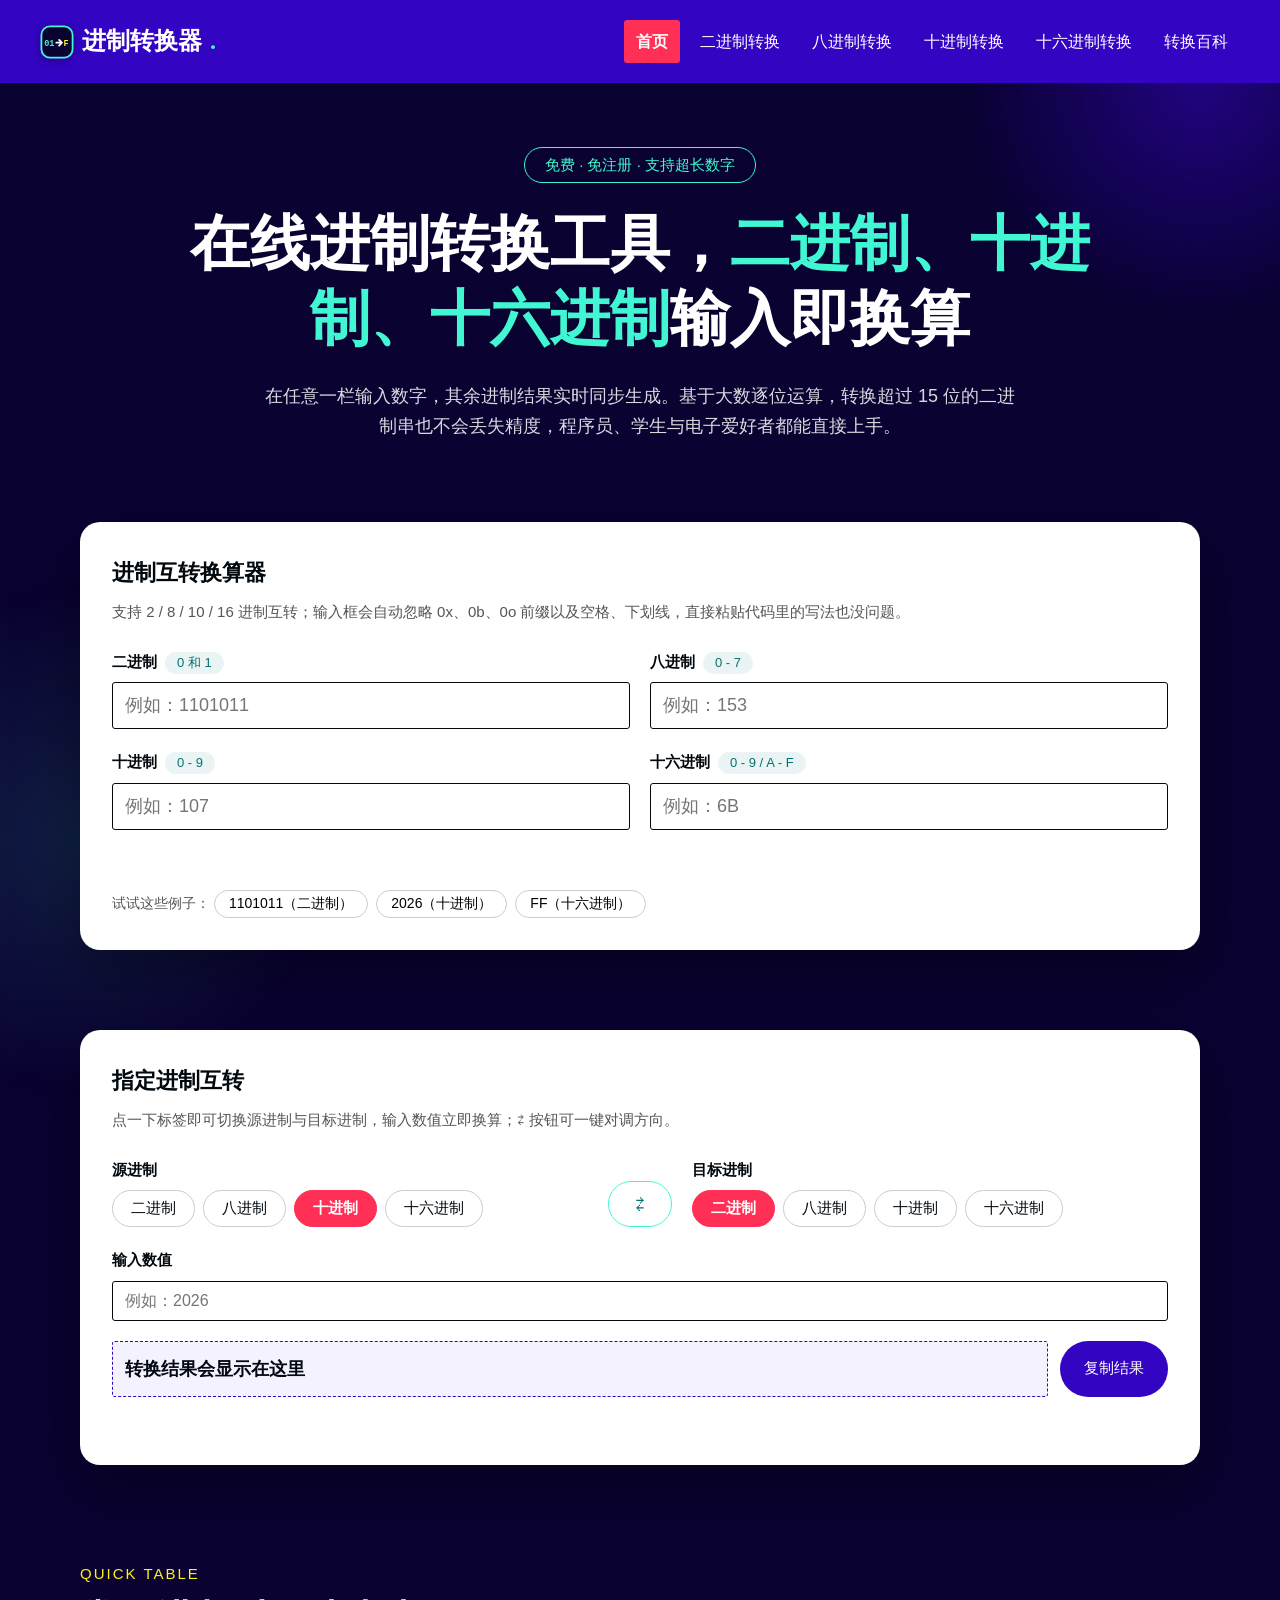
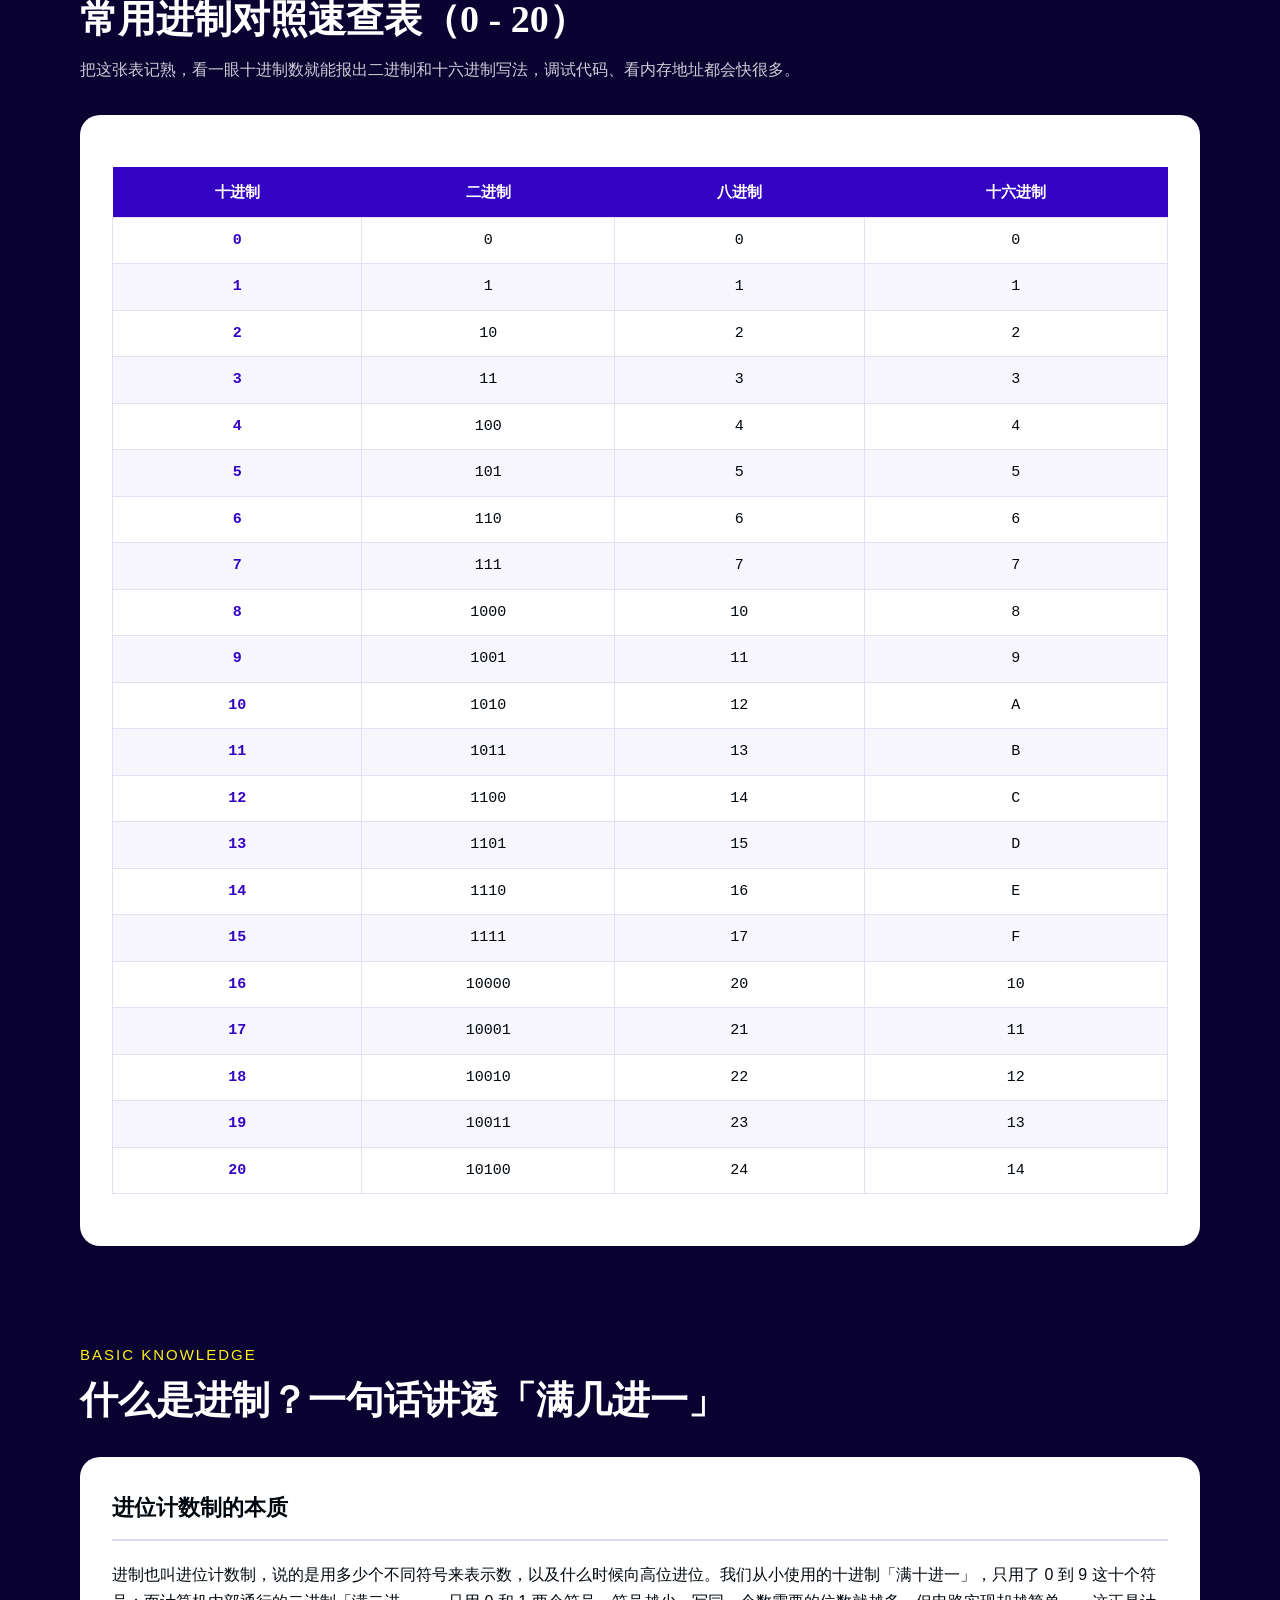
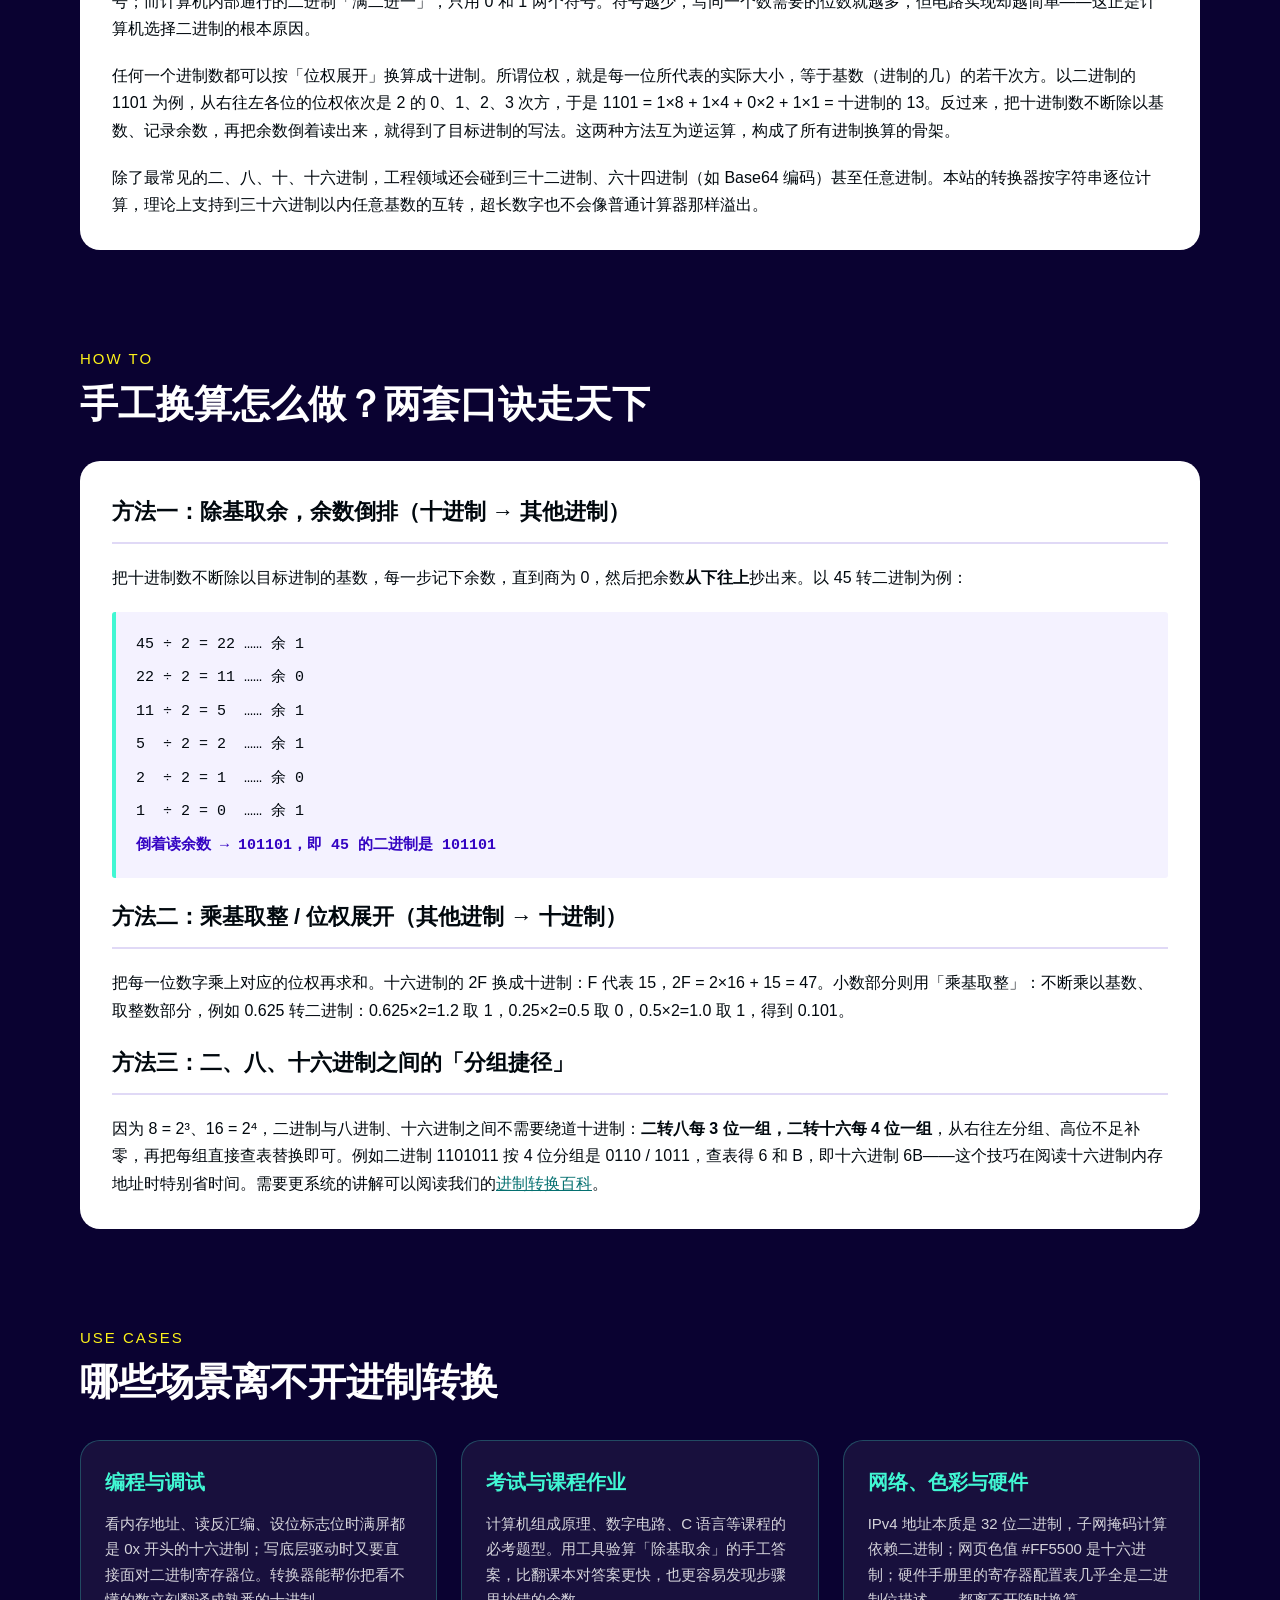
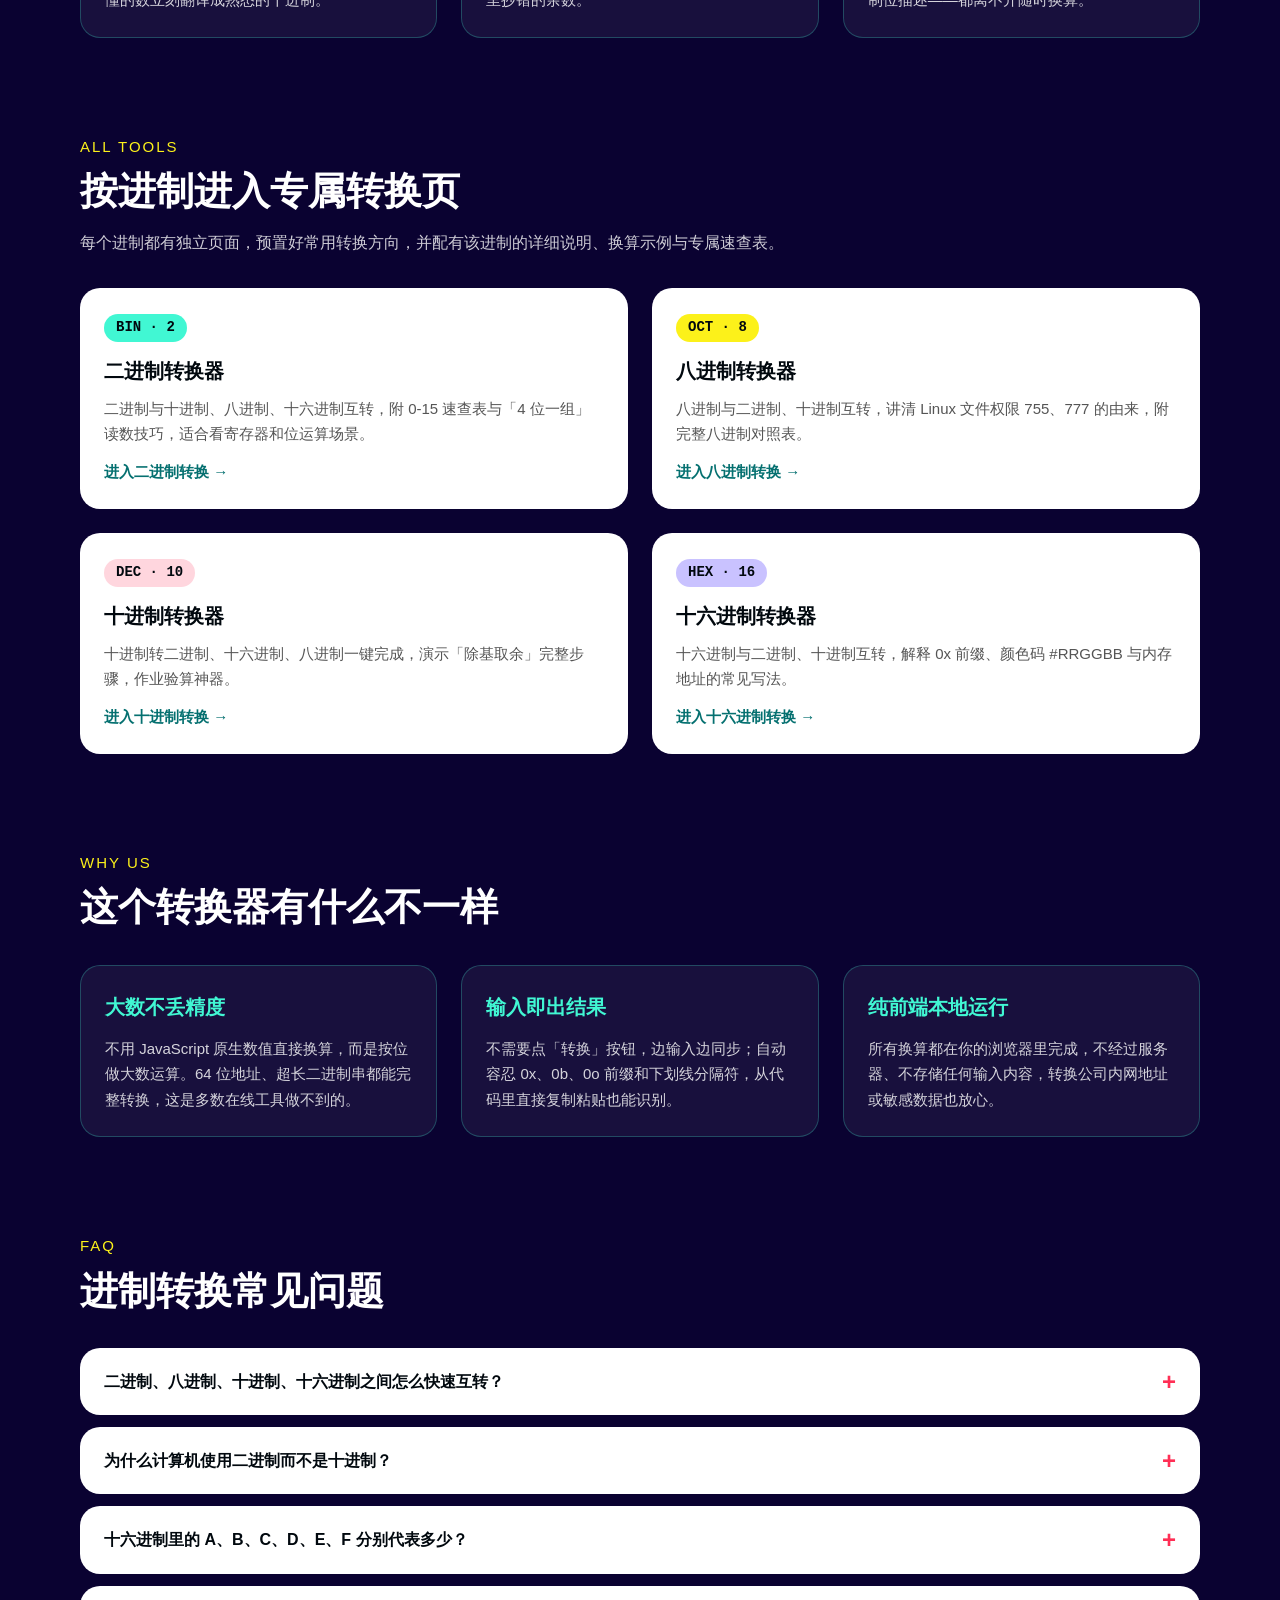
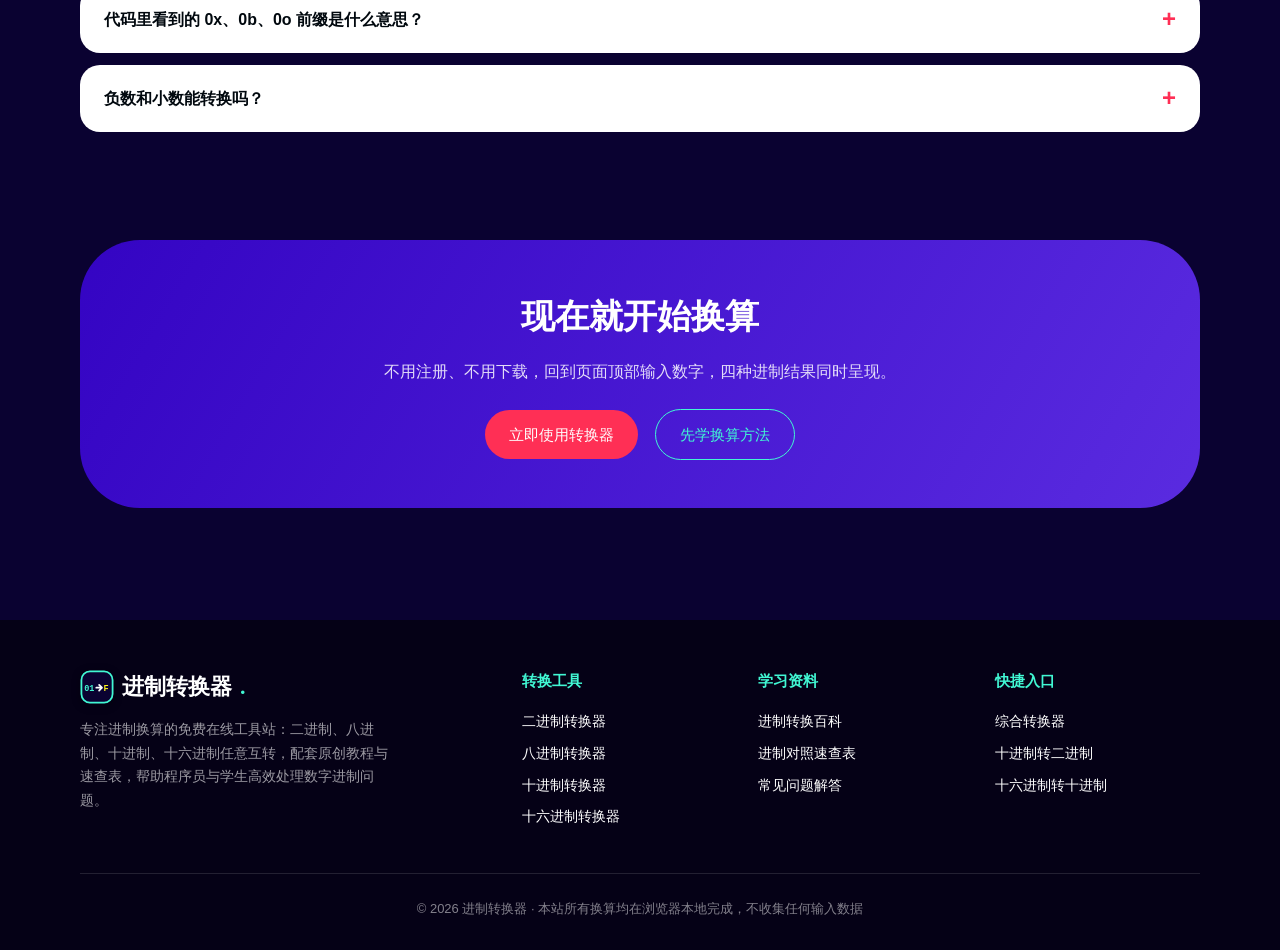
<file: index.html>
<!DOCTYPE html>
<html lang="zh-CN">
<head>
<meta charset="UTF-8">
<meta name="viewport" content="width=device-width, initial-scale=1.0">
<title>进制转换器-二进制、八进制、十进制、十六进制一键互转</title>
<meta name="description" content="进制转换工具支持二进制、八进制、十进制、十六进制转换器之间任意互转，输入即输出结果，2进制转10进制，16进制转换 ，十进制转十六进制 ，二进制转换十进制等都手拿把掐数字不丢精度，附进制换算方法图解、对照速查表">
<link rel="canonical" href="https://jinzhizhuanhuan.com/">
<link rel="stylesheet" href="css/style.css">
<link rel="icon" type="image/svg+xml" href="assets/logo.svg">
<script type="application/ld+json">
{
  "@context": "https://schema.org",
  "@type": "WebApplication",
  "name": "在线进制转换工具",
  "url": "https://jinzhizhuanhuan.com/",
  "applicationCategory": "UtilitiesApplication",
  "operatingSystem": "All",
  "description": "支持二进制、八进制、十进制、十六进制之间任意互转的免费在线进制转换工具。",
  "offers": { "@type": "Offer", "price": "0", "priceCurrency": "CNY" }
}
</script>
</head>
<body>
<div class="page">

  <header class="nav-bar">
    <a class="nav-brand" href="index.html"><svg class="brand-logo" width="34" height="34" viewBox="0 0 48 48" aria-hidden="true"><rect x="2" y="2" width="44" height="44" rx="12" fill="#0a0231" stroke="#41f7d3" stroke-width="2.5"/><text x="6" y="29" font-family="Consolas,monospace" font-size="12" font-weight="700" fill="#41f7d3">01</text><path d="M23 25h8m-4-4l4 4-4 4" stroke="#ffffff" stroke-width="2.5" fill="none" stroke-linecap="round" stroke-linejoin="round"/><text x="33" y="29" font-family="Consolas,monospace" font-size="12" font-weight="700" fill="#fcf11a">F</text></svg>进制转换器<span class="dot">.</span></a>
    <nav class="nav-links" aria-label="站内导航">
      <a class="nav-link active" href="index.html" aria-current="page">首页</a>
      <a class="nav-link" href="binary.html">二进制转换</a>
      <a class="nav-link" href="octal.html">八进制转换</a>
      <a class="nav-link" href="decimal.html">十进制转换</a>
      <a class="nav-link" href="hex.html">十六进制转换</a>
      <a class="nav-link" href="guide.html">转换百科</a>
    </nav>
  </header>

  <main class="container">

    <!-- Hero：H1 + 简介 + 紧跟工具 -->
    <section class="hero">
      <span class="eyebrow">免费 · 免注册 · 支持超长数字</span>
      <h1>在线进制转换工具，<em>二进制、十进制、十六进制</em>输入即换算</h1>
      <p class="hero-desc">在任意一栏输入数字，其余进制结果实时同步生成。基于大数逐位运算，转换超过 15 位的二进制串也不会丢失精度，程序员、学生与电子爱好者都能直接上手。</p>
    </section>

    <!-- 转换工具 -->
    <section class="tool-section" aria-label="进制转换工具">
      <div class="tool-card" id="syncConverter" data-sync-converter>
        <h2>进制互转换算器</h2>
        <p class="tool-tip">支持 2 / 8 / 10 / 16 进制互转；输入框会自动忽略 0x、0b、0o 前缀以及空格、下划线，直接粘贴代码里的写法也没问题。</p>
        <div class="sync-grid">
          <div class="sync-field">
            <label for="in2">二进制<span class="tag">0 和 1</span></label>
            <input id="in2" data-base="2" inputmode="text" placeholder="例如：1101011" autocomplete="off" spellcheck="false">
          </div>
          <div class="sync-field">
            <label for="in8">八进制<span class="tag">0 - 7</span></label>
            <input id="in8" data-base="8" inputmode="text" placeholder="例如：153" autocomplete="off" spellcheck="false">
          </div>
          <div class="sync-field">
            <label for="in10">十进制<span class="tag">0 - 9</span></label>
            <input id="in10" data-base="10" inputmode="numeric" placeholder="例如：107" autocomplete="off" spellcheck="false">
          </div>
          <div class="sync-field">
            <label for="in16">十六进制<span class="tag">0 - 9 / A - F</span></label>
            <input id="in16" data-base="16" inputmode="text" placeholder="例如：6B" autocomplete="off" spellcheck="false">
          </div>
        </div>
        <p class="tool-msg" role="status" aria-live="polite"></p>
        <div class="quick-examples">
          试试这些例子：
          <button type="button" data-example="2" data-value="1101011">1101011（二进制）</button>
          <button type="button" data-example="10" data-value="2026">2026（十进制）</button>
          <button type="button" data-example="16" data-value="FF">FF（十六进制）</button>
        </div>
      </div>
    </section>

    <!-- 指定进制互转（tab 选择版） -->
    <section class="tool-section" aria-label="指定进制互转工具">
      <div class="tool-card" id="homeTool" data-convert-tool>
        <h2>指定进制互转</h2>
        <p class="tool-tip">点一下标签即可切换源进制与目标进制，输入数值立即换算；⇄ 按钮可一键对调方向。</p>
        <div class="convert-row">
          <div class="convert-col">
            <label id="fromLabel">源进制</label>
            <div class="base-tabs" data-for="from" role="tablist" aria-labelledby="fromLabel">
              <button type="button" data-base="2" role="tab">二进制</button>
              <button type="button" data-base="8" role="tab">八进制</button>
              <button type="button" data-base="10" role="tab" class="active" aria-selected="true">十进制</button>
              <button type="button" data-base="16" role="tab">十六进制</button>
            </div>
            <select name="from-base" hidden aria-hidden="true" tabindex="-1">
              <option value="2">二进制</option>
              <option value="8">八进制</option>
              <option value="10" selected>十进制</option>
              <option value="16">十六进制</option>
            </select>
          </div>
          <div class="convert-col">
            <button type="button" class="swap-btn" title="对调源进制与目标进制" aria-label="对调进制方向">⇄</button>
          </div>
          <div class="convert-col">
            <label id="toLabel">目标进制</label>
            <div class="base-tabs" data-for="to" role="tablist" aria-labelledby="toLabel">
              <button type="button" data-base="2" role="tab" class="active" aria-selected="true">二进制</button>
              <button type="button" data-base="8" role="tab">八进制</button>
              <button type="button" data-base="10" role="tab">十进制</button>
              <button type="button" data-base="16" role="tab">十六进制</button>
            </div>
            <select name="to-base" hidden aria-hidden="true" tabindex="-1">
              <option value="2" selected>二进制</option>
              <option value="8">八进制</option>
              <option value="10">十进制</option>
              <option value="16">十六进制</option>
            </select>
          </div>
        </div>
        <div class="convert-row" style="grid-template-columns: 1fr;">
          <div class="convert-col">
            <label for="homeInput">输入数值</label>
            <input id="homeInput" name="source" placeholder="例如：2026" autocomplete="off" spellcheck="false">
          </div>
        </div>
        <div class="result-box">
          <output name="result" for="homeInput" aria-live="polite">转换结果会显示在这里</output>
          <button type="button" class="copy-btn">复制结果</button>
        </div>
        <p class="tool-msg" role="status" aria-live="polite"></p>
      </div>
    </section>

    <!-- 对照速查表 -->
    <section class="section" id="table">
      <div class="section-head">
        <span class="kicker">QUICK TABLE</span>
        <h2>常用进制对照速查表（0 - 20）</h2>
        <p>把这张表记熟，看一眼十进制数就能报出二进制和十六进制写法，调试代码、看内存地址都会快很多。</p>
      </div>
      <div class="prose-card">
        <div class="table-wrap">
          <table class="base-table">
            <thead>
              <tr><th>十进制</th><th>二进制</th><th>八进制</th><th>十六进制</th></tr>
            </thead>
            <tbody>
              <tr><td class="dec">0</td><td>0</td><td>0</td><td>0</td></tr>
              <tr><td class="dec">1</td><td>1</td><td>1</td><td>1</td></tr>
              <tr><td class="dec">2</td><td>10</td><td>2</td><td>2</td></tr>
              <tr><td class="dec">3</td><td>11</td><td>3</td><td>3</td></tr>
              <tr><td class="dec">4</td><td>100</td><td>4</td><td>4</td></tr>
              <tr><td class="dec">5</td><td>101</td><td>5</td><td>5</td></tr>
              <tr><td class="dec">6</td><td>110</td><td>6</td><td>6</td></tr>
              <tr><td class="dec">7</td><td>111</td><td>7</td><td>7</td></tr>
              <tr><td class="dec">8</td><td>1000</td><td>10</td><td>8</td></tr>
              <tr><td class="dec">9</td><td>1001</td><td>11</td><td>9</td></tr>
              <tr><td class="dec">10</td><td>1010</td><td>12</td><td>A</td></tr>
              <tr><td class="dec">11</td><td>1011</td><td>13</td><td>B</td></tr>
              <tr><td class="dec">12</td><td>1100</td><td>14</td><td>C</td></tr>
              <tr><td class="dec">13</td><td>1101</td><td>15</td><td>D</td></tr>
              <tr><td class="dec">14</td><td>1110</td><td>16</td><td>E</td></tr>
              <tr><td class="dec">15</td><td>1111</td><td>17</td><td>F</td></tr>
              <tr><td class="dec">16</td><td>10000</td><td>20</td><td>10</td></tr>
              <tr><td class="dec">17</td><td>10001</td><td>21</td><td>11</td></tr>
              <tr><td class="dec">18</td><td>10010</td><td>22</td><td>12</td></tr>
              <tr><td class="dec">19</td><td>10011</td><td>23</td><td>13</td></tr>
              <tr><td class="dec">20</td><td>10100</td><td>24</td><td>14</td></tr>
            </tbody>
          </table>
        </div>
      </div>
    </section>

    <!-- 长文：什么是进制 -->
    <section class="section">
      <div class="section-head">
        <span class="kicker">BASIC KNOWLEDGE</span>
        <h2>什么是进制？一句话讲透「满几进一」</h2>
      </div>
      <div class="prose-card">
        <h3>进位计数制的本质</h3>
        <p>进制也叫进位计数制，说的是用多少个不同符号来表示数，以及什么时候向高位进位。我们从小使用的十进制「满十进一」，只用了 0 到 9 这十个符号；而计算机内部通行的二进制「满二进一」，只用 0 和 1 两个符号。符号越少，写同一个数需要的位数就越多，但电路实现却越简单——这正是计算机选择二进制的根本原因。</p>
        <p>任何一个进制数都可以按「位权展开」换算成十进制。所谓位权，就是每一位所代表的实际大小，等于基数（进制的几）的若干次方。以二进制的 1101 为例，从右往左各位的位权依次是 2 的 0、1、2、3 次方，于是 1101 = 1×8 + 1×4 + 0×2 + 1×1 = 十进制的 13。反过来，把十进制数不断除以基数、记录余数，再把余数倒着读出来，就得到了目标进制的写法。这两种方法互为逆运算，构成了所有进制换算的骨架。</p>
        <p>除了最常见的二、八、十、十六进制，工程领域还会碰到三十二进制、六十四进制（如 Base64 编码）甚至任意进制。本站的转换器按字符串逐位计算，理论上支持到三十六进制以内任意基数的互转，超长数字也不会像普通计算器那样溢出。</p>
      </div>
    </section>

    <!-- 长文：手工换算方法 -->
    <section class="section">
      <div class="section-head">
        <span class="kicker">HOW TO</span>
        <h2>手工换算怎么做？两套口诀走天下</h2>
      </div>
      <div class="prose-card">
        <h3>方法一：除基取余，余数倒排（十进制 → 其他进制）</h3>
        <p>把十进制数不断除以目标进制的基数，每一步记下余数，直到商为 0，然后把余数<b>从下往上</b>抄出来。以 45 转二进制为例：</p>
        <div class="demo-steps">
          <p>45 ÷ 2 = 22 …… 余 1</p>
          <p>22 ÷ 2 = 11 …… 余 0</p>
          <p>11 ÷ 2 = 5&nbsp;&nbsp;…… 余 1</p>
          <p>5&nbsp;&nbsp;÷ 2 = 2&nbsp;&nbsp;…… 余 1</p>
          <p>2&nbsp;&nbsp;÷ 2 = 1&nbsp;&nbsp;…… 余 0</p>
          <p>1&nbsp;&nbsp;÷ 2 = 0&nbsp;&nbsp;…… 余 1</p>
          <p class="final">倒着读余数 → 101101，即 45 的二进制是 101101</p>
        </div>
        <h3>方法二：乘基取整 / 位权展开（其他进制 → 十进制）</h3>
        <p>把每一位数字乘上对应的位权再求和。十六进制的 2F 换成十进制：F 代表 15，2F = 2×16 + 15 = 47。小数部分则用「乘基取整」：不断乘以基数、取整数部分，例如 0.625 转二进制：0.625×2=1.2 取 1，0.25×2=0.5 取 0，0.5×2=1.0 取 1，得到 0.101。</p>
        <h3>方法三：二、八、十六进制之间的「分组捷径」</h3>
        <p>因为 8 = 2³、16 = 2⁴，二进制与八进制、十六进制之间不需要绕道十进制：<b>二转八每 3 位一组，二转十六每 4 位一组</b>，从右往左分组、高位不足补零，再把每组直接查表替换即可。例如二进制 1101011 按 4 位分组是 0110 / 1011，查表得 6 和 B，即十六进制 6B——这个技巧在阅读十六进制内存地址时特别省时间。需要更系统的讲解可以阅读我们的<a href="guide.html">进制转换百科</a>。</p>
      </div>
    </section>

    <!-- 应用场景 -->
    <section class="section">
      <div class="section-head">
        <span class="kicker">USE CASES</span>
        <h2>哪些场景离不开进制转换</h2>
      </div>
      <div class="grid-3">
        <div class="feature-card">
          <h3>编程与调试</h3>
          <p>看内存地址、读反汇编、设位标志位时满屏都是 0x 开头的十六进制；写底层驱动时又要直接面对二进制寄存器位。转换器能帮你把看不懂的数立刻翻译成熟悉的十进制。</p>
        </div>
        <div class="feature-card">
          <h3>考试与课程作业</h3>
          <p>计算机组成原理、数字电路、C 语言等课程的必考题型。用工具验算「除基取余」的手工答案，比翻课本对答案更快，也更容易发现步骤里抄错的余数。</p>
        </div>
        <div class="feature-card">
          <h3>网络、色彩与硬件</h3>
          <p>IPv4 地址本质是 32 位二进制，子网掩码计算依赖二进制；网页色值 #FF5500 是十六进制；硬件手册里的寄存器配置表几乎全是二进制位描述——都离不开随时换算。</p>
        </div>
      </div>
    </section>

    <!-- 内页入口 -->
    <section class="section" id="tools">
      <div class="section-head">
        <span class="kicker">ALL TOOLS</span>
        <h2>按进制进入专属转换页</h2>
        <p>每个进制都有独立页面，预置好常用转换方向，并配有该进制的详细说明、换算示例与专属速查表。</p>
      </div>
      <div class="grid-2">
        <a class="tool-card-link" href="binary.html">
          <span class="badge b2">BIN · 2</span>
          <h3>二进制转换器</h3>
          <p>二进制与十进制、八进制、十六进制互转，附 0-15 速查表与「4 位一组」读数技巧，适合看寄存器和位运算场景。</p>
          <span class="go">进入二进制转换 →</span>
        </a>
        <a class="tool-card-link" href="octal.html">
          <span class="badge b8">OCT · 8</span>
          <h3>八进制转换器</h3>
          <p>八进制与二进制、十进制互转，讲清 Linux 文件权限 755、777 的由来，附完整八进制对照表。</p>
          <span class="go">进入八进制转换 →</span>
        </a>
        <a class="tool-card-link" href="decimal.html">
          <span class="badge b10">DEC · 10</span>
          <h3>十进制转换器</h3>
          <p>十进制转二进制、十六进制、八进制一键完成，演示「除基取余」完整步骤，作业验算神器。</p>
          <span class="go">进入十进制转换 →</span>
        </a>
        <a class="tool-card-link" href="hex.html">
          <span class="badge b16">HEX · 16</span>
          <h3>十六进制转换器</h3>
          <p>十六进制与二进制、十进制互转，解释 0x 前缀、颜色码 #RRGGBB 与内存地址的常见写法。</p>
          <span class="go">进入十六进制转换 →</span>
        </a>
      </div>
    </section>

    <!-- 站点特色 -->
    <section class="section">
      <div class="section-head">
        <span class="kicker">WHY US</span>
        <h2>这个转换器有什么不一样</h2>
      </div>
      <div class="grid-3">
        <div class="feature-card">
          <h3>大数不丢精度</h3>
          <p>不用 JavaScript 原生数值直接换算，而是按位做大数运算。64 位地址、超长二进制串都能完整转换，这是多数在线工具做不到的。</p>
        </div>
        <div class="feature-card">
          <h3>输入即出结果</h3>
          <p>不需要点「转换」按钮，边输入边同步；自动容忍 0x、0b、0o 前缀和下划线分隔符，从代码里直接复制粘贴也能识别。</p>
        </div>
        <div class="feature-card">
          <h3>纯前端本地运行</h3>
          <p>所有换算都在你的浏览器里完成，不经过服务器、不存储任何输入内容，转换公司内网地址或敏感数据也放心。</p>
        </div>
      </div>
    </section>

    <!-- FAQ -->
    <section class="section" id="faq">
      <div class="section-head">
        <span class="kicker">FAQ</span>
        <h2>进制转换常见问题</h2>
      </div>
      <details class="faq-item">
        <summary>二进制、八进制、十进制、十六进制之间怎么快速互转？</summary>
        <p class="faq-a">最省事的路径是借道十进制：先按位权展开算出十进制值，再用除基取余得到目标进制。二进制与八进制、十六进制之间有更快的分组法——每 3 位对应一位八进制、每 4 位对应一位十六进制。当然，直接用本页顶部的转换器，输入任意一栏即可实时拿到全部四种结果。</p>
      </details>
      <details class="faq-item">
        <summary>为什么计算机使用二进制而不是十进制？</summary>
        <p class="faq-a">计算机的底层元件（晶体管）只有「导通」和「截止」两种稳定状态，天然对应 0 和 1。二进制下电路只需区分高低电平，抗干扰能力强、制造成本低；而且二进制的与、或、非运算可以直接用门电路实现，加法器等运算单元的设计因此非常简洁。</p>
      </details>
      <details class="faq-item">
        <summary>十六进制里的 A、B、C、D、E、F 分别代表多少？</summary>
        <p class="faq-a">分别代表十进制的 10 到 15。因为十六进制需要 16 个符号，而 0-9 只有十个数字，于是约定用前六个英文字母补齐：A=10、B=11、C=12、D=13、E=14、F=15。字母大小写等价，0xFF 与 0xff 是同一个数。</p>
      </details>
      <details class="faq-item">
        <summary>代码里看到的 0x、0b、0o 前缀是什么意思？</summary>
        <p class="faq-a">它们是编程语言中标注进制的约定前缀：0x 表示十六进制（如 0x1A）、0b 表示二进制（如 0b1010）、0o 表示八进制（如 0o17）。C、Java、Python、JavaScript 等主流语言均遵循这一写法。本站转换器会自动忽略这些前缀，直接粘贴即可。</p>
      </details>
      <details class="faq-item">
        <summary>负数和小数能转换吗？</summary>
        <p class="faq-a">本工具目前面向非负整数。负数转换时通常先取绝对值换算，再按补码规则处理符号位，涉及位数宽度（8 位、16 位、32 位），不同语言表现不同；小数部分则用「乘基取整」逐位求出，多数十进制小数在二进制下是无限循环小数。两种情况我们都在<a href="guide.html">转换百科</a>里给出了详细步骤。</p>
      </details>
    </section>

    <!-- CTA -->
    <section class="section">
      <div class="cta-band">
        <h2>现在就开始换算</h2>
        <p>不用注册、不用下载，回到页面顶部输入数字，四种进制结果同时呈现。</p>
        <a class="button--primary" href="#syncConverter">立即使用转换器</a>
        <a class="button--ghost" href="guide.html" style="margin-left:12px;">先学换算方法</a>
      </div>
    </section>

  </main>

  <footer class="site-footer">
    <div class="container">
      <div class="footer-grid">
        <div class="footer-brand">
          <a class="nav-brand" href="index.html"><svg class="brand-logo" width="34" height="34" viewBox="0 0 48 48" aria-hidden="true"><rect x="2" y="2" width="44" height="44" rx="12" fill="#0a0231" stroke="#41f7d3" stroke-width="2.5"/><text x="6" y="29" font-family="Consolas,monospace" font-size="12" font-weight="700" fill="#41f7d3">01</text><path d="M23 25h8m-4-4l4 4-4 4" stroke="#ffffff" stroke-width="2.5" fill="none" stroke-linecap="round" stroke-linejoin="round"/><text x="33" y="29" font-family="Consolas,monospace" font-size="12" font-weight="700" fill="#fcf11a">F</text></svg>进制转换器<span class="dot">.</span></a>
          <p>专注进制换算的免费在线工具站：二进制、八进制、十进制、十六进制任意互转，配套原创教程与速查表，帮助程序员与学生高效处理数字进制问题。</p>
        </div>
        <div class="footer-col">
          <h4>转换工具</h4>
          <a href="binary.html">二进制转换器</a>
          <a href="octal.html">八进制转换器</a>
          <a href="decimal.html">十进制转换器</a>
          <a href="hex.html">十六进制转换器</a>
        </div>
        <div class="footer-col">
          <h4>学习资料</h4>
          <a href="guide.html">进制转换百科</a>
          <a href="index.html#table">进制对照速查表</a>
          <a href="index.html#faq">常见问题解答</a>
        </div>
        <div class="footer-col">
          <h4>快捷入口</h4>
          <a href="index.html#syncConverter">综合转换器</a>
          <a href="decimal.html">十进制转二进制</a>
          <a href="hex.html">十六进制转十进制</a>
        </div>
      </div>
      <div class="footer-bottom">© 2026 进制转换器 · 本站所有换算均在浏览器本地完成，不收集任何输入数据</div>
    </div>
  </footer>

</div>
<script src="js/converter.js"></script>
<script src="js/baidu-analytics.js"></script>
</body>
</html>
</file>
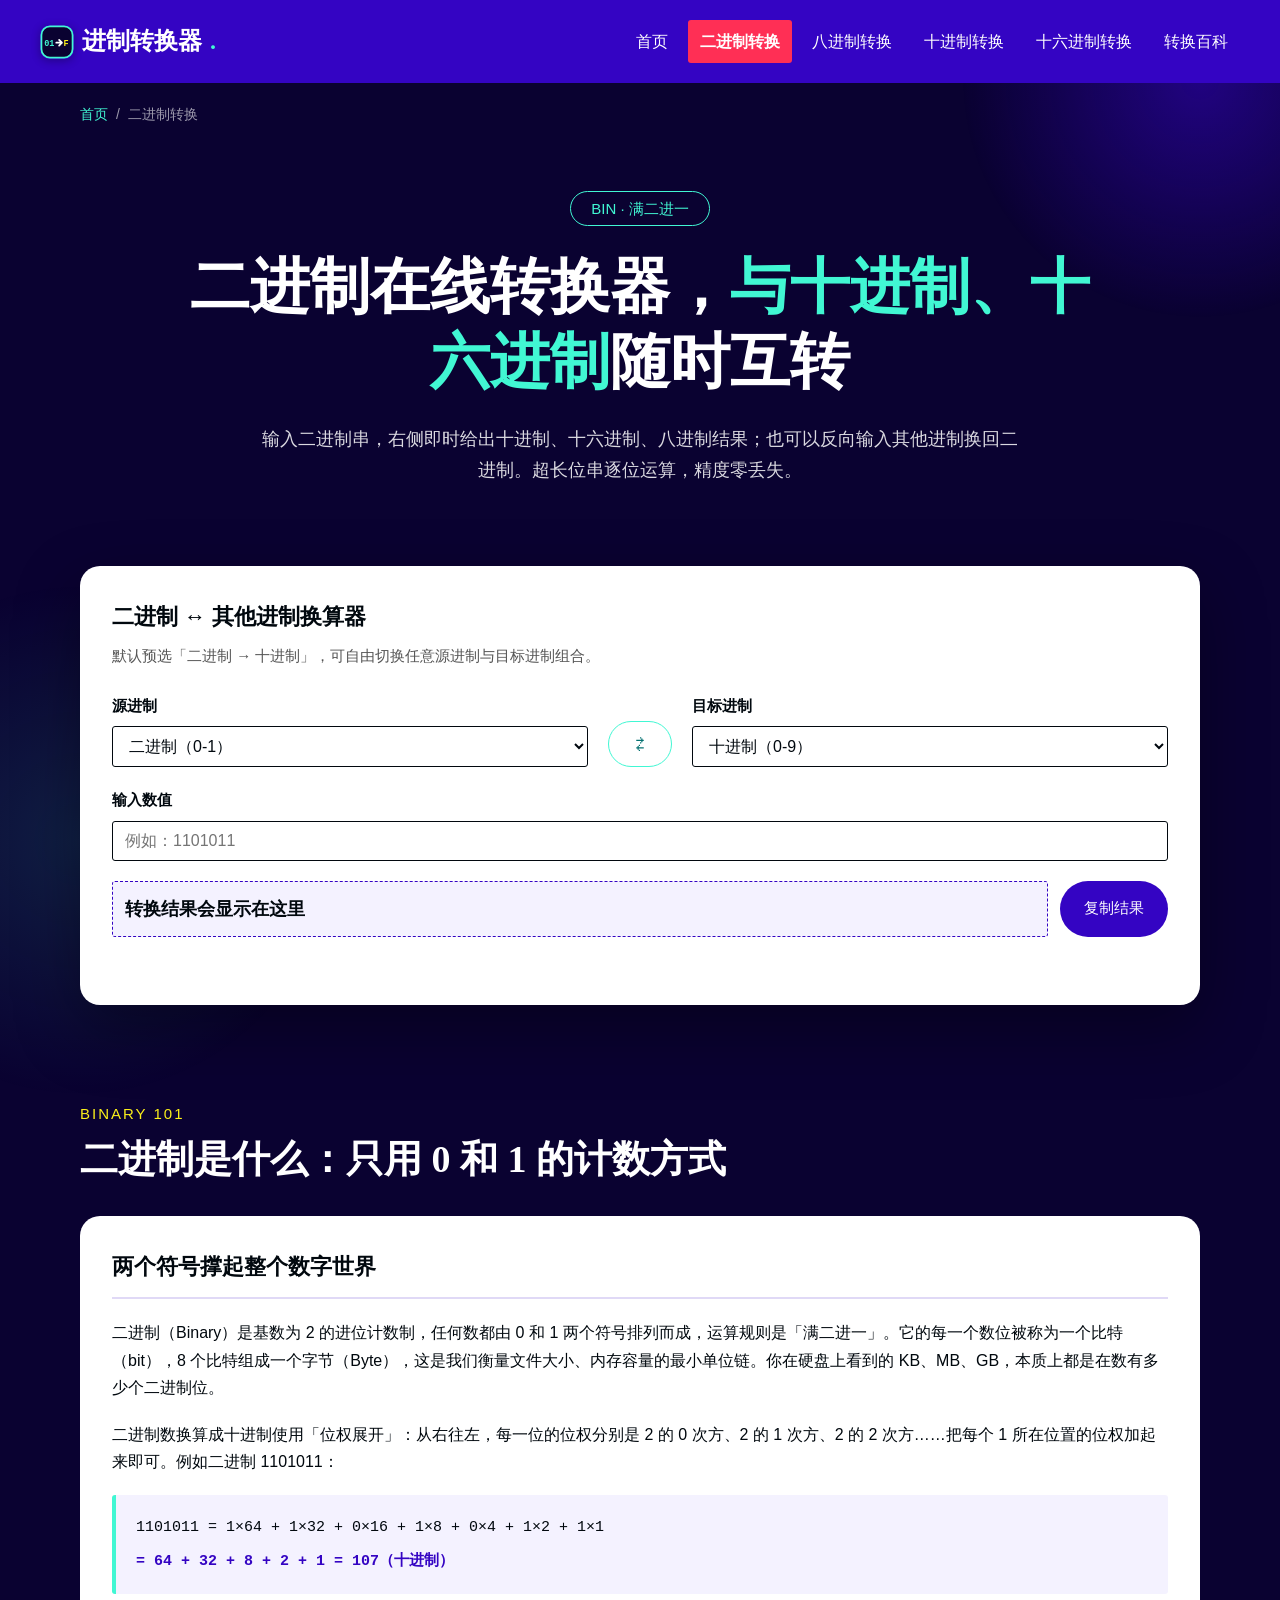
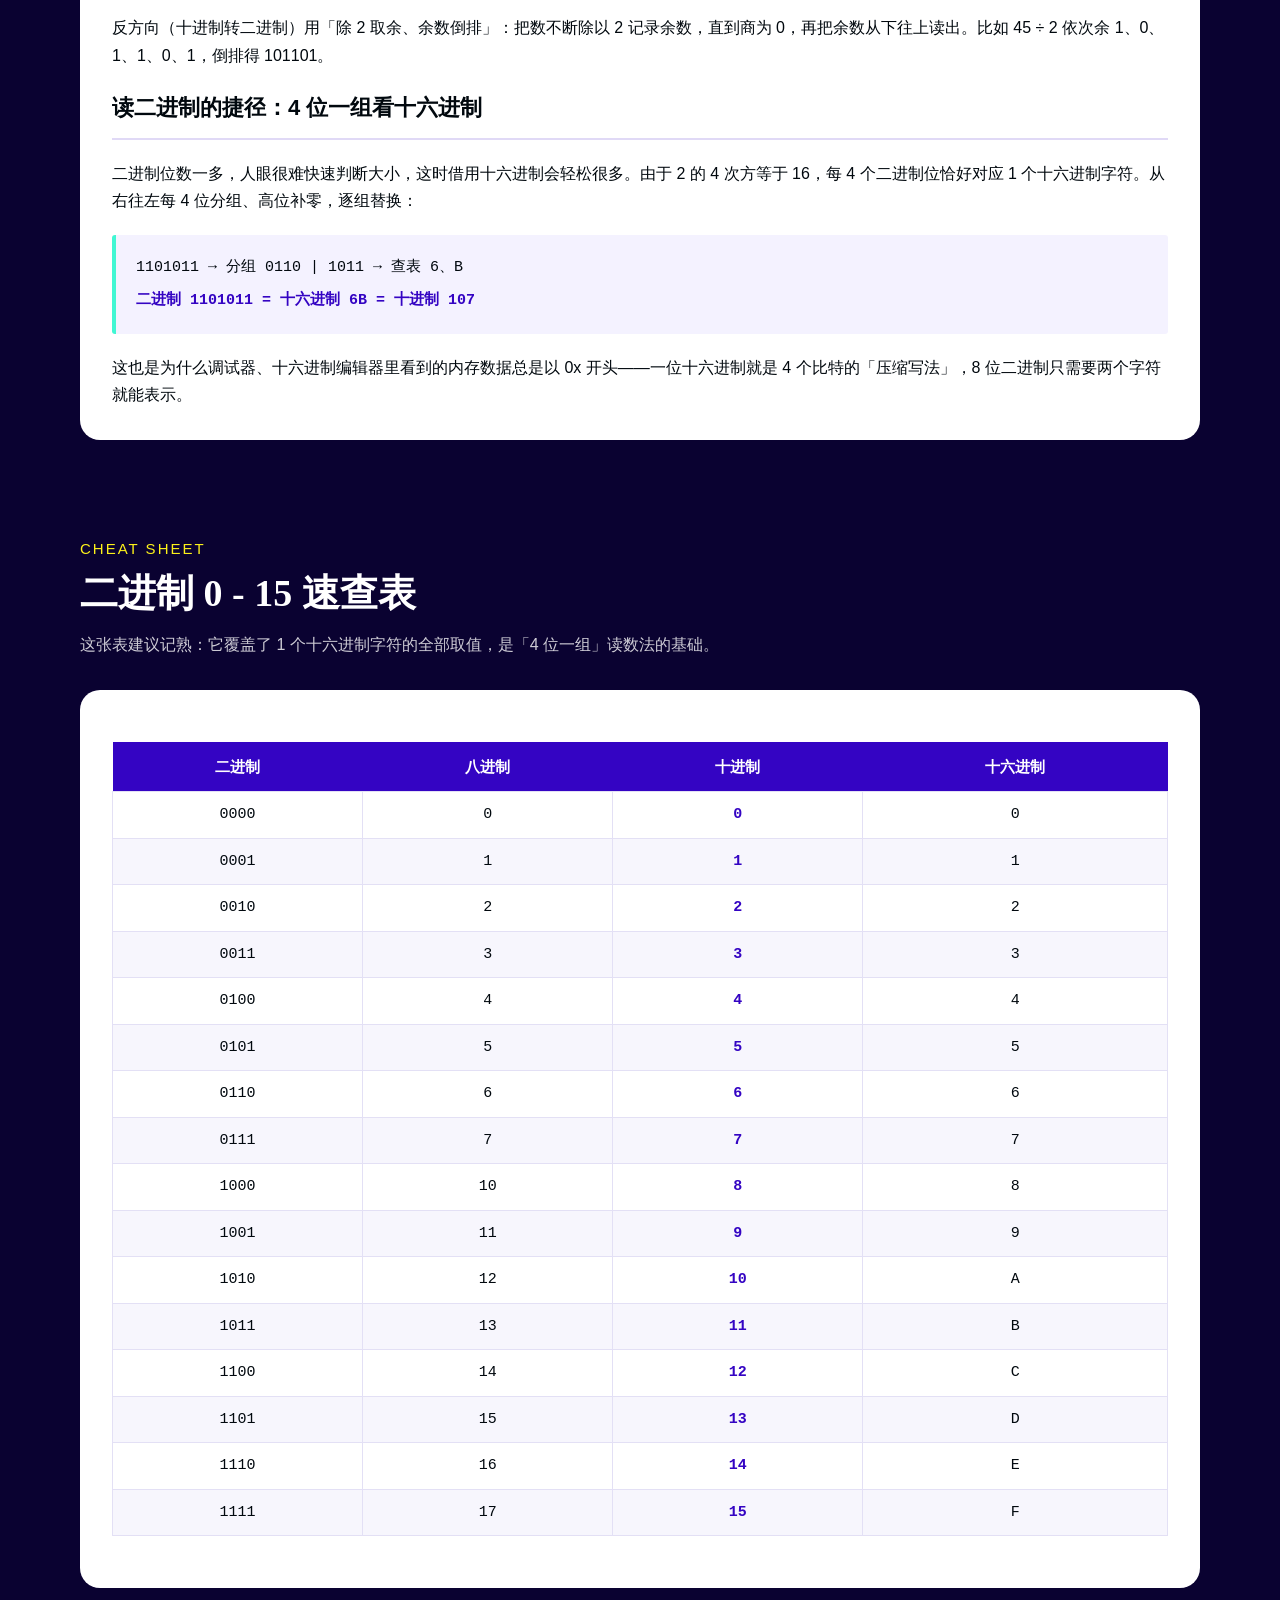
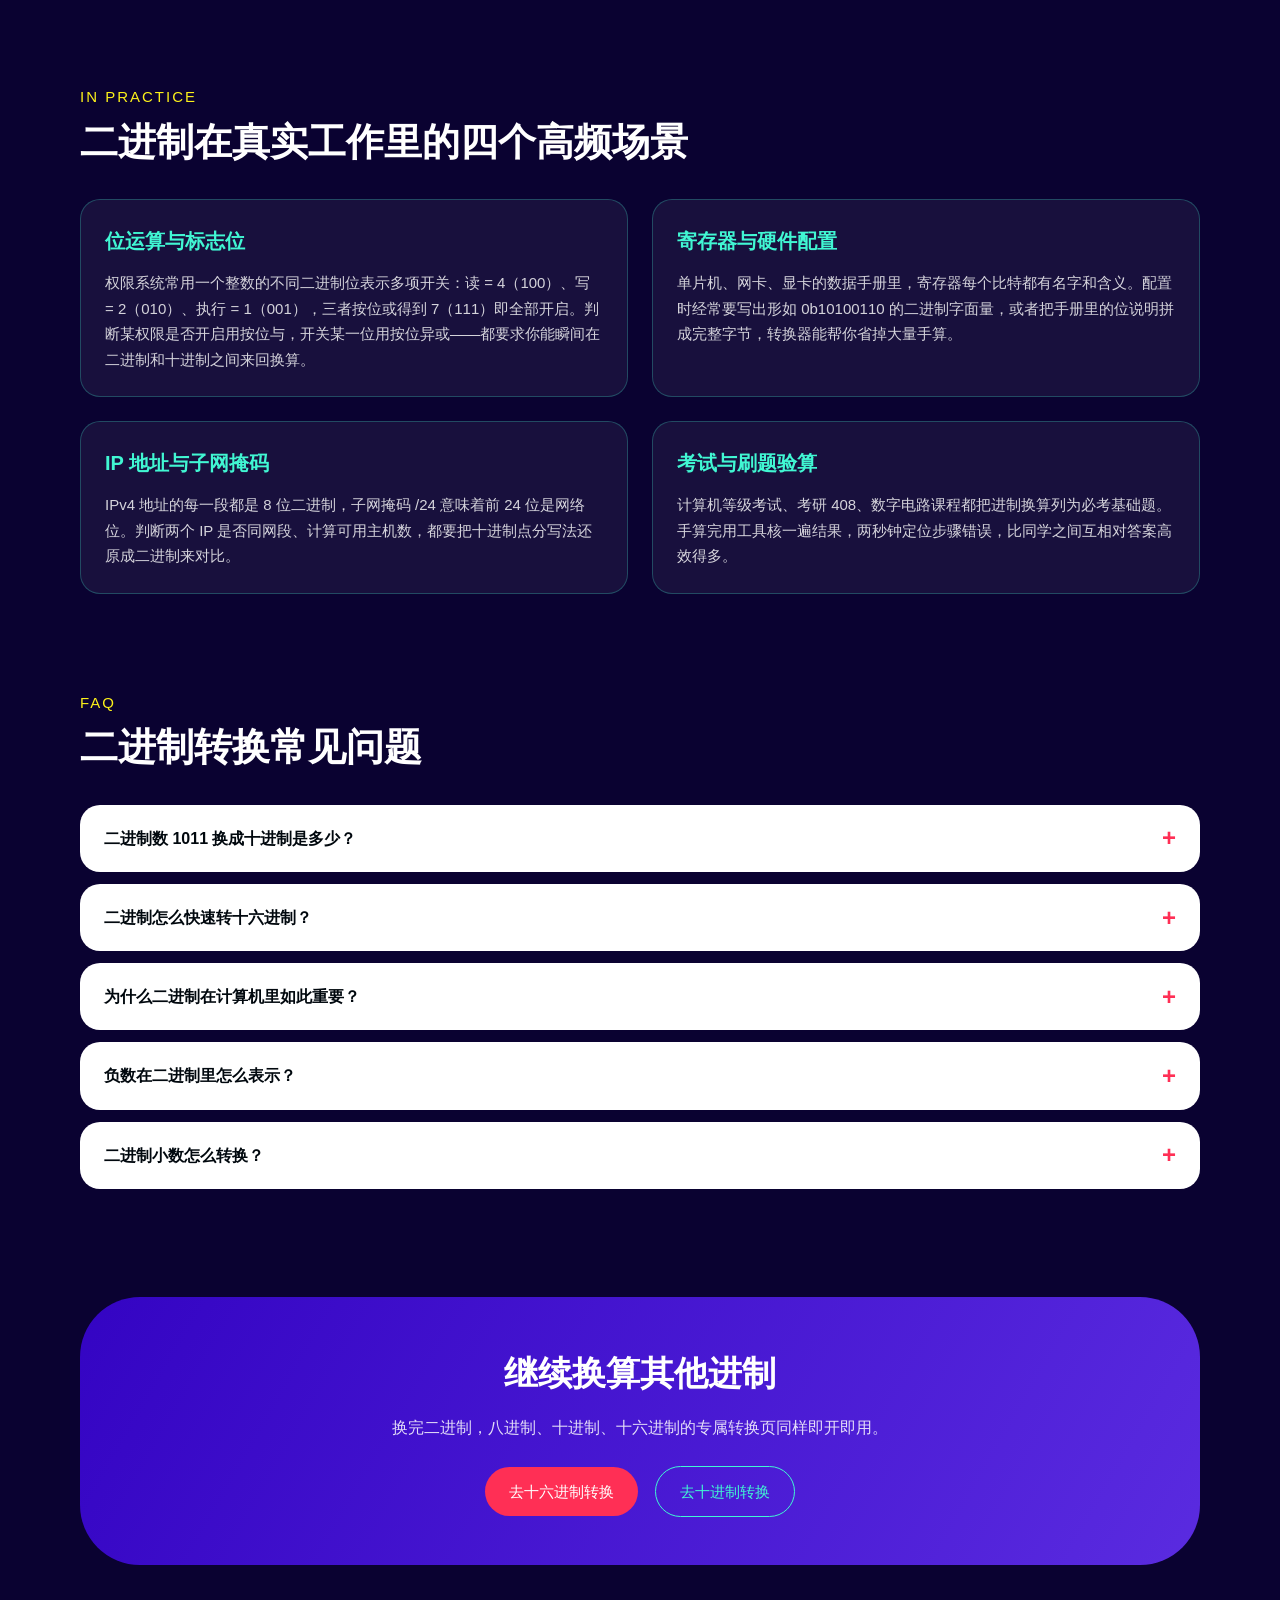
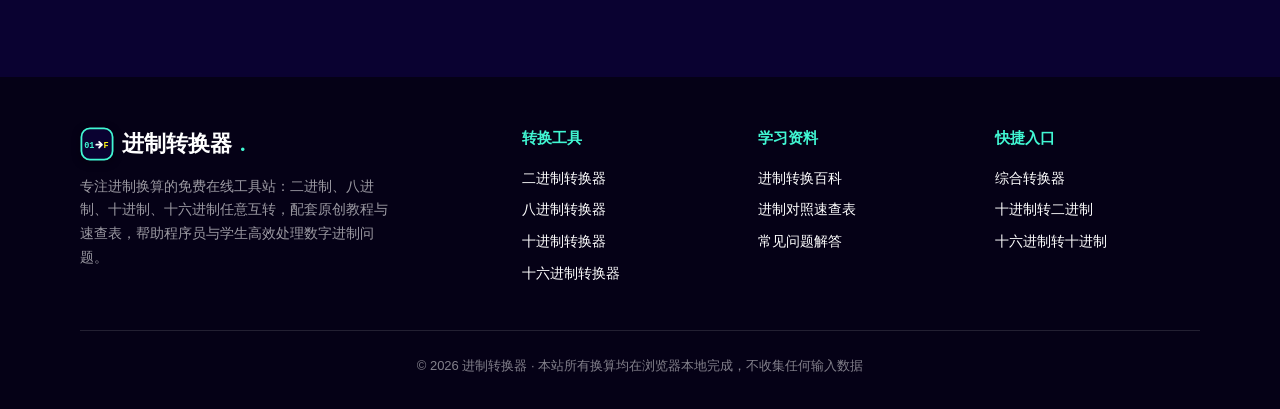
<file: binary.html>
<!DOCTYPE html>
<html lang="zh-CN">
<head>
<meta charset="UTF-8">
<meta name="viewport" content="width=device-width, initial-scale=1.0">
<title>二进制转换器_二进制与十进制、十六进制在线互转 - 进制转换器</title>
<meta name="description" content="二进制在线转换工具：二进制转十进制、二进制转十六进制、二进制转八进制一键完成，输入实时出结果且大数不丢精度。附二进制换算口诀、0-15 对照表与位运算应用讲解。">
<link rel="canonical" href="https://jinzhizhuanhuan.com/binary.html">
<link rel="stylesheet" href="css/style.css">
<link rel="icon" type="image/svg+xml" href="assets/logo.svg">
<script type="application/ld+json">
{
  "@context": "https://schema.org",
  "@type": "FAQPage",
  "mainEntity": [
    {
      "@type": "Question",
      "name": "二进制数 1011 换成十进制是多少？",
      "acceptedAnswer": { "@type": "Answer", "text": "按位权展开：1011 = 1×8 + 0×4 + 1×2 + 1×1 = 11。也可以用本页的二进制转换器直接验证。" }
    },
    {
      "@type": "Question",
      "name": "二进制怎么快速转十六进制？",
      "acceptedAnswer": { "@type": "Answer", "text": "从右往左每 4 位分成一组，高位不足补 0，再按每组查表替换为 0-F 的一个字符。例如 1101011 分组为 0110 和 1011，对应十六进制 6B。" }
    },
    {
      "@type": "Question",
      "name": "为什么二进制在计算机里如此重要？",
      "acceptedAnswer": { "@type": "Answer", "text": "计算机的晶体管只有导通和截止两种稳定状态，天然对应 0 和 1，二进制电路抗干扰能力强、运算单元（加法器、门电路）设计简单，因此成为计算机的底层语言。" }
    }
  ]
}
</script>
<script type="application/ld+json">
{
  "@context": "https://schema.org",
  "@type": "BreadcrumbList",
  "itemListElement": [
    { "@type": "ListItem", "position": 1, "name": "首页", "item": "https://jinzhizhuanhuan.com/" },
    { "@type": "ListItem", "position": 2, "name": "二进制转换", "item": "https://jinzhizhuanhuan.com/binary.html" }
  ]
}
</script>
</head>
<body>
<div class="page">

  <header class="nav-bar">
    <a class="nav-brand" href="index.html"><svg class="brand-logo" width="34" height="34" viewBox="0 0 48 48" aria-hidden="true"><rect x="2" y="2" width="44" height="44" rx="12" fill="#0a0231" stroke="#41f7d3" stroke-width="2.5"/><text x="6" y="29" font-family="Consolas,monospace" font-size="12" font-weight="700" fill="#41f7d3">01</text><path d="M23 25h8m-4-4l4 4-4 4" stroke="#ffffff" stroke-width="2.5" fill="none" stroke-linecap="round" stroke-linejoin="round"/><text x="33" y="29" font-family="Consolas,monospace" font-size="12" font-weight="700" fill="#fcf11a">F</text></svg>进制转换器<span class="dot">.</span></a>
    <nav class="nav-links" aria-label="站内导航">
      <a class="nav-link" href="index.html">首页</a>
      <a class="nav-link active" href="binary.html" aria-current="page">二进制转换</a>
      <a class="nav-link" href="octal.html">八进制转换</a>
      <a class="nav-link" href="decimal.html">十进制转换</a>
      <a class="nav-link" href="hex.html">十六进制转换</a>
      <a class="nav-link" href="guide.html">转换百科</a>
    </nav>
  </header>

  <main class="container">

    <nav class="breadcrumb" aria-label="面包屑">
      <a href="index.html">首页</a><span class="sep">/</span>二进制转换
    </nav>

    <section class="hero">
      <span class="eyebrow">BIN · 满二进一</span>
      <h1>二进制在线转换器，<em>与十进制、十六进制</em>随时互转</h1>
      <p class="hero-desc">输入二进制串，右侧即时给出十进制、十六进制、八进制结果；也可以反向输入其他进制换回二进制。超长位串逐位运算，精度零丢失。</p>
    </section>

    <section class="tool-section" aria-label="二进制转换工具">
      <div class="tool-card" id="binTool" data-convert-tool>
        <h2>二进制 ↔ 其他进制换算器</h2>
        <p class="tool-tip">默认预选「二进制 → 十进制」，可自由切换任意源进制与目标进制组合。</p>
        <div class="convert-row">
          <div class="convert-col">
            <label for="fromBase">源进制</label>
            <select id="fromBase" name="from-base">
              <option value="2" selected>二进制（0-1）</option>
              <option value="8">八进制（0-7）</option>
              <option value="10">十进制（0-9）</option>
              <option value="16">十六进制（0-9 / A-F）</option>
            </select>
          </div>
          <div class="convert-col">
            <button type="button" class="swap-btn" title="交换源进制与目标进制" aria-label="交换进制方向">⇄</button>
          </div>
          <div class="convert-col">
            <label for="toBase">目标进制</label>
            <select id="toBase" name="to-base">
              <option value="2">二进制（0-1）</option>
              <option value="8">八进制（0-7）</option>
              <option value="10" selected>十进制（0-9）</option>
              <option value="16">十六进制（0-9 / A-F）</option>
            </select>
          </div>
        </div>
        <div class="convert-row" style="grid-template-columns: 1fr;">
          <div class="convert-col">
            <label for="binInput">输入数值</label>
            <input id="binInput" name="source" placeholder="例如：1101011" autocomplete="off" spellcheck="false">
          </div>
        </div>
        <div class="result-box">
          <output name="result" for="binInput" aria-live="polite">转换结果会显示在这里</output>
          <button type="button" class="copy-btn">复制结果</button>
        </div>
        <p class="tool-msg" role="status" aria-live="polite"></p>
      </div>
    </section>

    <section class="section">
      <div class="section-head">
        <span class="kicker">BINARY 101</span>
        <h2>二进制是什么：只用 0 和 1 的计数方式</h2>
      </div>
      <div class="prose-card">
        <h3>两个符号撑起整个数字世界</h3>
        <p>二进制（Binary）是基数为 2 的进位计数制，任何数都由 0 和 1 两个符号排列而成，运算规则是「满二进一」。它的每一个数位被称为一个比特（bit），8 个比特组成一个字节（Byte），这是我们衡量文件大小、内存容量的最小单位链。你在硬盘上看到的 KB、MB、GB，本质上都是在数有多少个二进制位。</p>
        <p>二进制数换算成十进制使用「位权展开」：从右往左，每一位的位权分别是 2 的 0 次方、2 的 1 次方、2 的 2 次方……把每个 1 所在位置的位权加起来即可。例如二进制 1101011：</p>
        <div class="demo-steps">
          <p>1101011 = 1×64 + 1×32 + 0×16 + 1×8 + 0×4 + 1×2 + 1×1</p>
          <p class="final">= 64 + 32 + 8 + 2 + 1 = 107（十进制）</p>
        </div>
        <p>反方向（十进制转二进制）用「除 2 取余、余数倒排」：把数不断除以 2 记录余数，直到商为 0，再把余数从下往上读出。比如 45 ÷ 2 依次余 1、0、1、1、0、1，倒排得 101101。</p>
        <h3>读二进制的捷径：4 位一组看十六进制</h3>
        <p>二进制位数一多，人眼很难快速判断大小，这时借用十六进制会轻松很多。由于 2 的 4 次方等于 16，每 4 个二进制位恰好对应 1 个十六进制字符。从右往左每 4 位分组、高位补零，逐组替换：</p>
        <div class="demo-steps">
          <p>1101011 → 分组 0110 | 1011 → 查表 6、B</p>
          <p class="final">二进制 1101011 = 十六进制 6B = 十进制 107</p>
        </div>
        <p>这也是为什么调试器、十六进制编辑器里看到的内存数据总是以 0x 开头——一位十六进制就是 4 个比特的「压缩写法」，8 位二进制只需要两个字符就能表示。</p>
      </div>
    </section>

    <section class="section">
      <div class="section-head">
        <span class="kicker">CHEAT SHEET</span>
        <h2>二进制 0 - 15 速查表</h2>
        <p>这张表建议记熟：它覆盖了 1 个十六进制字符的全部取值，是「4 位一组」读数法的基础。</p>
      </div>
      <div class="prose-card">
        <div class="table-wrap">
          <table class="base-table">
            <thead>
              <tr><th>二进制</th><th>八进制</th><th>十进制</th><th>十六进制</th></tr>
            </thead>
            <tbody>
              <tr><td>0000</td><td>0</td><td class="dec">0</td><td>0</td></tr>
              <tr><td>0001</td><td>1</td><td class="dec">1</td><td>1</td></tr>
              <tr><td>0010</td><td>2</td><td class="dec">2</td><td>2</td></tr>
              <tr><td>0011</td><td>3</td><td class="dec">3</td><td>3</td></tr>
              <tr><td>0100</td><td>4</td><td class="dec">4</td><td>4</td></tr>
              <tr><td>0101</td><td>5</td><td class="dec">5</td><td>5</td></tr>
              <tr><td>0110</td><td>6</td><td class="dec">6</td><td>6</td></tr>
              <tr><td>0111</td><td>7</td><td class="dec">7</td><td>7</td></tr>
              <tr><td>1000</td><td>10</td><td class="dec">8</td><td>8</td></tr>
              <tr><td>1001</td><td>11</td><td class="dec">9</td><td>9</td></tr>
              <tr><td>1010</td><td>12</td><td class="dec">10</td><td>A</td></tr>
              <tr><td>1011</td><td>13</td><td class="dec">11</td><td>B</td></tr>
              <tr><td>1100</td><td>14</td><td class="dec">12</td><td>C</td></tr>
              <tr><td>1101</td><td>15</td><td class="dec">13</td><td>D</td></tr>
              <tr><td>1110</td><td>16</td><td class="dec">14</td><td>E</td></tr>
              <tr><td>1111</td><td>17</td><td class="dec">15</td><td>F</td></tr>
            </tbody>
          </table>
        </div>
      </div>
    </section>

    <section class="section">
      <div class="section-head">
        <span class="kicker">IN PRACTICE</span>
        <h2>二进制在真实工作里的四个高频场景</h2>
      </div>
      <div class="grid-2">
        <div class="feature-card">
          <h3>位运算与标志位</h3>
          <p>权限系统常用一个整数的不同二进制位表示多项开关：读 = 4（100）、写 = 2（010）、执行 = 1（001），三者按位或得到 7（111）即全部开启。判断某权限是否开启用按位与，开关某一位用按位异或——都要求你能瞬间在二进制和十进制之间来回换算。</p>
        </div>
        <div class="feature-card">
          <h3>寄存器与硬件配置</h3>
          <p>单片机、网卡、显卡的数据手册里，寄存器每个比特都有名字和含义。配置时经常要写出形如 0b10100110 的二进制字面量，或者把手册里的位说明拼成完整字节，转换器能帮你省掉大量手算。</p>
        </div>
        <div class="feature-card">
          <h3>IP 地址与子网掩码</h3>
          <p>IPv4 地址的每一段都是 8 位二进制，子网掩码 /24 意味着前 24 位是网络位。判断两个 IP 是否同网段、计算可用主机数，都要把十进制点分写法还原成二进制来对比。</p>
        </div>
        <div class="feature-card">
          <h3>考试与刷题验算</h3>
          <p>计算机等级考试、考研 408、数字电路课程都把进制换算列为必考基础题。手算完用工具核一遍结果，两秒钟定位步骤错误，比同学之间互相对答案高效得多。</p>
        </div>
      </div>
    </section>

    <section class="section" id="faq">
      <div class="section-head">
        <span class="kicker">FAQ</span>
        <h2>二进制转换常见问题</h2>
      </div>
      <details class="faq-item">
        <summary>二进制数 1011 换成十进制是多少？</summary>
        <p class="faq-a">按位权展开：1011 = 1×8 + 0×4 + 1×2 + 1×1 = 11。快速口诀是从左往右「遇 1 加权」：8 加 0 加 2 加 1。也可以用本页转换器直接验证。</p>
      </details>
      <details class="faq-item">
        <summary>二进制怎么快速转十六进制？</summary>
        <p class="faq-a">从右往左每 4 位分成一组，最高位不足补 0，然后每组查上表替换成一个 0-F 字符。例如 1101011 分组为 0110 / 1011，即十六进制 6B。反向转换同样简单：每个十六进制字符展开成 4 位二进制即可。</p>
      </details>
      <details class="faq-item">
        <summary>为什么二进制在计算机里如此重要？</summary>
        <p class="faq-a">计算机的晶体管只有导通和截止两种稳定状态，天然对应 0 和 1。二进制电路只需区分高低电平，抗干扰强、成本低，而且与、或、非逻辑运算可以直接用门电路搭出来，加法器等运算部件因此设计简单，所以二进制成了整个数字系统的底层语言。</p>
      </details>
      <details class="faq-item">
        <summary>负数在二进制里怎么表示？</summary>
        <p class="faq-a">计算机用补码表示负数：正数的补码是它本身，负数的补码 = 对应正数按位取反后加 1。例如 8 位二进制里，+5 是 00000101，-5 则是 11111011。最高位是符号位，这也是为什么 8 位有符号数的范围是 -128 到 +127。</p>
      </details>
      <details class="faq-item">
        <summary>二进制小数怎么转换？</summary>
        <p class="faq-a">整数部分用除 2 取余，小数部分则用乘 2 取整：每次乘以 2，取出整数部分作为二进制位，再用剩余小数继续乘。例如 0.625 → 0.101。注意很多十进制小数（如 0.1）在二进制下是无限循环的，这正是浮点数运算会出现 0.1 + 0.2 ≠ 0.3 的原因。</p>
      </details>
    </section>

    <section class="section">
      <div class="cta-band">
        <h2>继续换算其他进制</h2>
        <p>换完二进制，八进制、十进制、十六进制的专属转换页同样即开即用。</p>
        <a class="button--primary" href="hex.html">去十六进制转换</a>
        <a class="button--ghost" href="decimal.html" style="margin-left:12px;">去十进制转换</a>
      </div>
    </section>

  </main>

  <footer class="site-footer">
    <div class="container">
      <div class="footer-grid">
        <div class="footer-brand">
          <a class="nav-brand" href="index.html"><svg class="brand-logo" width="34" height="34" viewBox="0 0 48 48" aria-hidden="true"><rect x="2" y="2" width="44" height="44" rx="12" fill="#0a0231" stroke="#41f7d3" stroke-width="2.5"/><text x="6" y="29" font-family="Consolas,monospace" font-size="12" font-weight="700" fill="#41f7d3">01</text><path d="M23 25h8m-4-4l4 4-4 4" stroke="#ffffff" stroke-width="2.5" fill="none" stroke-linecap="round" stroke-linejoin="round"/><text x="33" y="29" font-family="Consolas,monospace" font-size="12" font-weight="700" fill="#fcf11a">F</text></svg>进制转换器<span class="dot">.</span></a>
          <p>专注进制换算的免费在线工具站：二进制、八进制、十进制、十六进制任意互转，配套原创教程与速查表，帮助程序员与学生高效处理数字进制问题。</p>
        </div>
        <div class="footer-col">
          <h4>转换工具</h4>
          <a href="binary.html">二进制转换器</a>
          <a href="octal.html">八进制转换器</a>
          <a href="decimal.html">十进制转换器</a>
          <a href="hex.html">十六进制转换器</a>
        </div>
        <div class="footer-col">
          <h4>学习资料</h4>
          <a href="guide.html">进制转换百科</a>
          <a href="index.html#table">进制对照速查表</a>
          <a href="index.html#faq">常见问题解答</a>
        </div>
        <div class="footer-col">
          <h4>快捷入口</h4>
          <a href="index.html#syncConverter">综合转换器</a>
          <a href="decimal.html">十进制转二进制</a>
          <a href="hex.html">十六进制转十进制</a>
        </div>
      </div>
      <div class="footer-bottom">© 2026 进制转换器 · 本站所有换算均在浏览器本地完成，不收集任何输入数据</div>
    </div>
  </footer>

</div>
<script src="js/converter.js"></script>
<script src="js/baidu-analytics.js"></script>
</body>
</html>
</file>
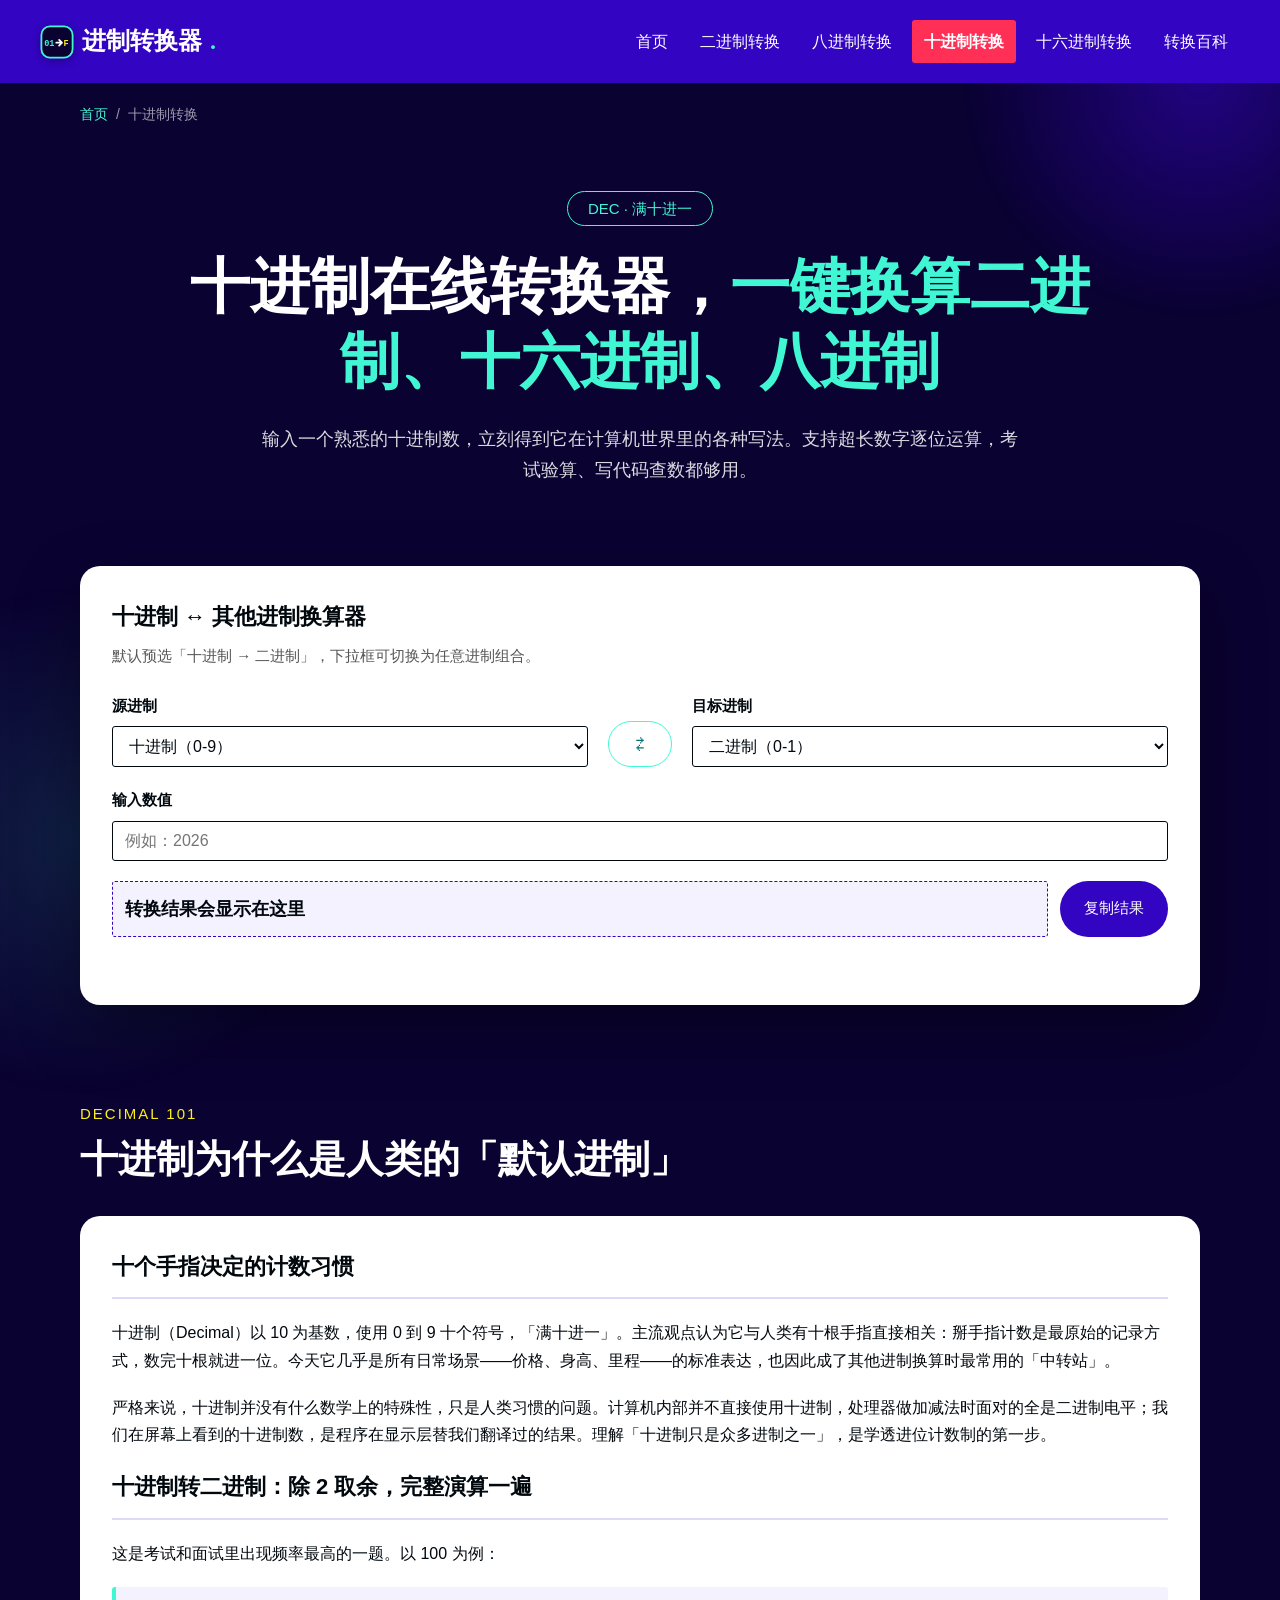
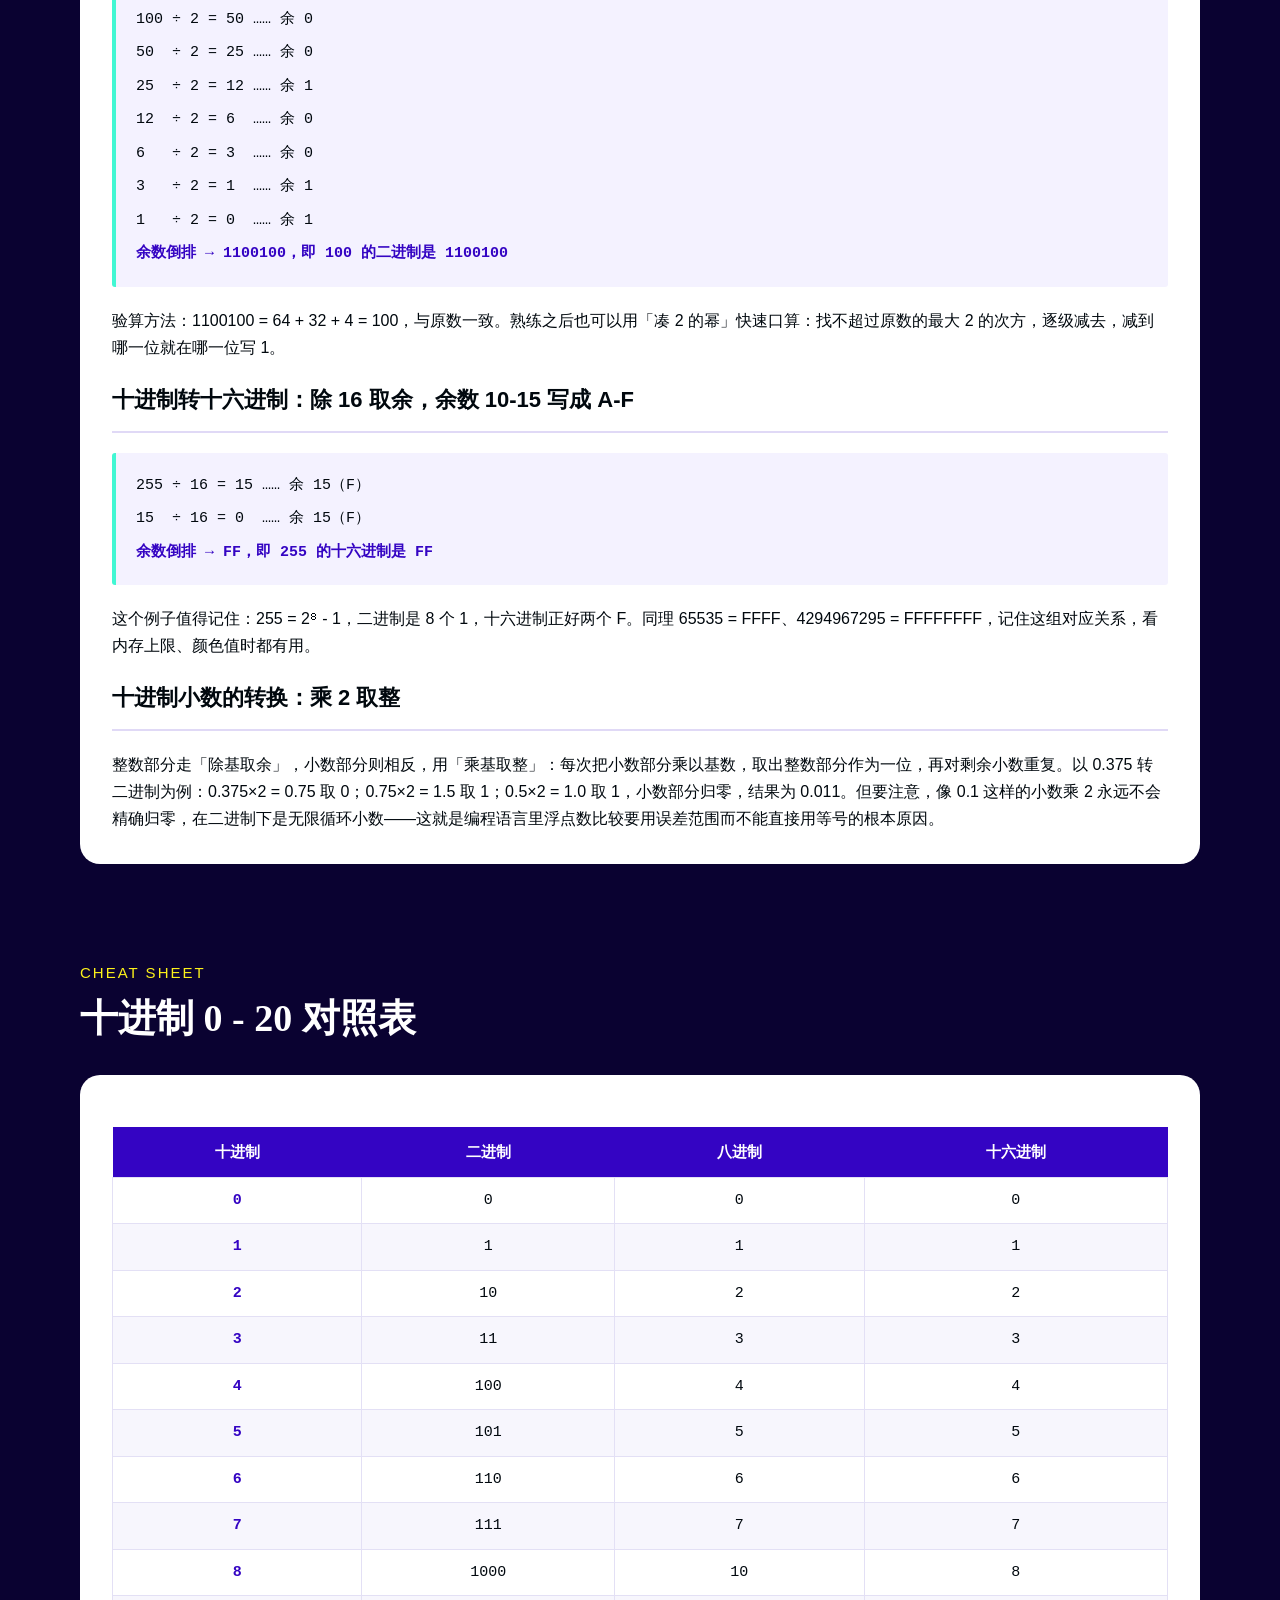
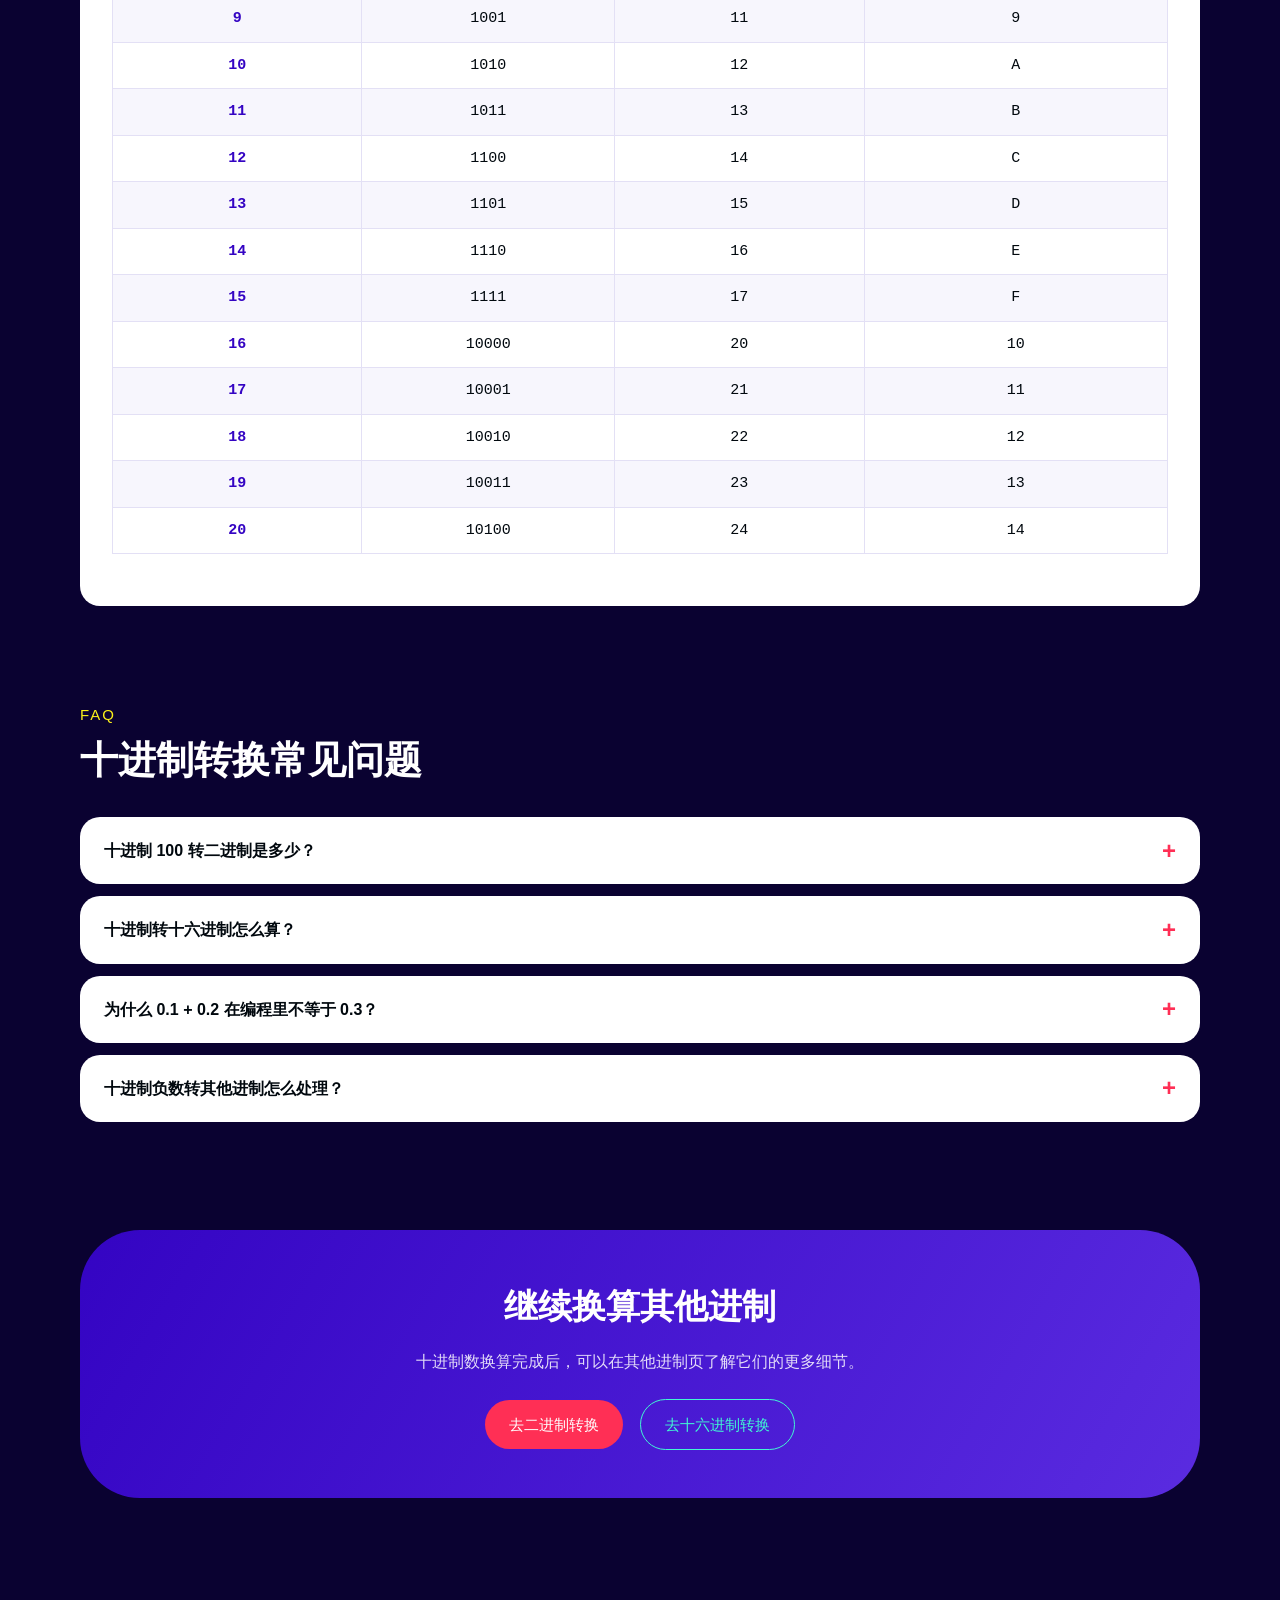
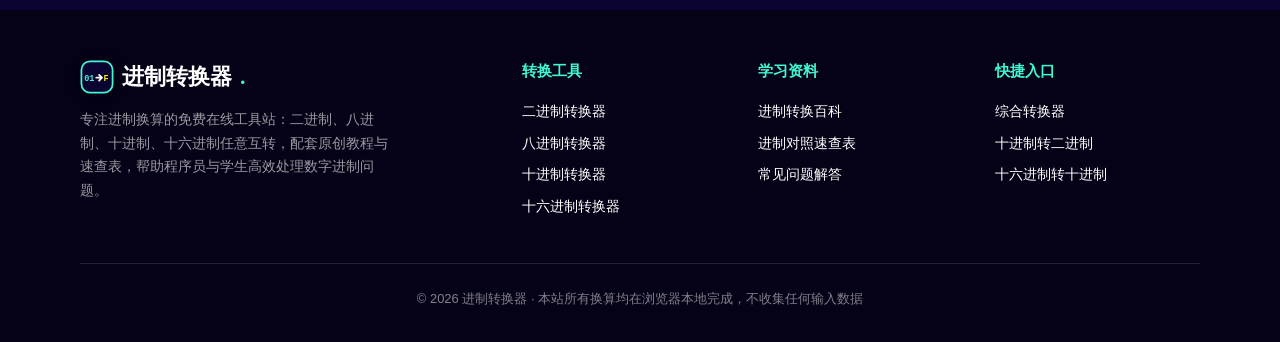
<file: decimal.html>
<!DOCTYPE html>
<html lang="zh-CN">
<head>
<meta charset="UTF-8">
<meta name="viewport" content="width=device-width, initial-scale=1.0">
<title>十进制转换器_十进制转二进制、十六进制、八进制 - 进制转换器</title>
<meta name="description" content="十进制在线转换工具：十进制转二进制、转十六进制、转八进制一键完成，实时出结果且支持超长数字。附除基取余完整演算示例、小数转换方法与常见进制对照表。">
<link rel="canonical" href="https://jinzhizhuanhuan.com/decimal.html">
<link rel="stylesheet" href="css/style.css">
<link rel="icon" type="image/svg+xml" href="assets/logo.svg">
<script type="application/ld+json">
{
  "@context": "https://schema.org",
  "@type": "FAQPage",
  "mainEntity": [
    {
      "@type": "Question",
      "name": "十进制 100 转二进制是多少？",
      "acceptedAnswer": { "@type": "Answer", "text": "100 = 64 + 32 + 4，对应二进制 1100100。也可以用除 2 取余法逐位求出，本页转换器可一键验证。" }
    },
    {
      "@type": "Question",
      "name": "十进制转十六进制怎么算？",
      "acceptedAnswer": { "@type": "Answer", "text": "用除 16 取余法：不断除以 16 并记录余数，余数 10 到 15 分别写成 A 到 F，最后把余数倒序排列。例如 255 ÷ 16 = 15 余 15，即 FF。" }
    },
    {
      "@type": "Question",
      "name": "十进制小数能转成二进制吗？",
      "acceptedAnswer": { "@type": "Answer", "text": "可以，采用乘 2 取整法：每次把小数部分乘以 2 并取出整数位。部分十进制小数在二进制下是无限循环小数，因此转换结果按需截取位数。" }
    }
  ]
}
</script>
<script type="application/ld+json">
{
  "@context": "https://schema.org",
  "@type": "BreadcrumbList",
  "itemListElement": [
    { "@type": "ListItem", "position": 1, "name": "首页", "item": "https://jinzhizhuanhuan.com/" },
    { "@type": "ListItem", "position": 2, "name": "十进制转换", "item": "https://jinzhizhuanhuan.com/decimal.html" }
  ]
}
</script>
</head>
<body>
<div class="page">

  <header class="nav-bar">
    <a class="nav-brand" href="index.html"><svg class="brand-logo" width="34" height="34" viewBox="0 0 48 48" aria-hidden="true"><rect x="2" y="2" width="44" height="44" rx="12" fill="#0a0231" stroke="#41f7d3" stroke-width="2.5"/><text x="6" y="29" font-family="Consolas,monospace" font-size="12" font-weight="700" fill="#41f7d3">01</text><path d="M23 25h8m-4-4l4 4-4 4" stroke="#ffffff" stroke-width="2.5" fill="none" stroke-linecap="round" stroke-linejoin="round"/><text x="33" y="29" font-family="Consolas,monospace" font-size="12" font-weight="700" fill="#fcf11a">F</text></svg>进制转换器<span class="dot">.</span></a>
    <nav class="nav-links" aria-label="站内导航">
      <a class="nav-link" href="index.html">首页</a>
      <a class="nav-link" href="binary.html">二进制转换</a>
      <a class="nav-link" href="octal.html">八进制转换</a>
      <a class="nav-link active" href="decimal.html" aria-current="page">十进制转换</a>
      <a class="nav-link" href="hex.html">十六进制转换</a>
      <a class="nav-link" href="guide.html">转换百科</a>
    </nav>
  </header>

  <main class="container">

    <nav class="breadcrumb" aria-label="面包屑">
      <a href="index.html">首页</a><span class="sep">/</span>十进制转换
    </nav>

    <section class="hero">
      <span class="eyebrow">DEC · 满十进一</span>
      <h1>十进制在线转换器，<em>一键换算二进制、十六进制、八进制</em></h1>
      <p class="hero-desc">输入一个熟悉的十进制数，立刻得到它在计算机世界里的各种写法。支持超长数字逐位运算，考试验算、写代码查数都够用。</p>
    </section>

    <section class="tool-section" aria-label="十进制转换工具">
      <div class="tool-card" id="decTool" data-convert-tool>
        <h2>十进制 ↔ 其他进制换算器</h2>
        <p class="tool-tip">默认预选「十进制 → 二进制」，下拉框可切换为任意进制组合。</p>
        <div class="convert-row">
          <div class="convert-col">
            <label for="fromBase">源进制</label>
            <select id="fromBase" name="from-base">
              <option value="2">二进制（0-1）</option>
              <option value="8">八进制（0-7）</option>
              <option value="10" selected>十进制（0-9）</option>
              <option value="16">十六进制（0-9 / A-F）</option>
            </select>
          </div>
          <div class="convert-col">
            <button type="button" class="swap-btn" title="交换源进制与目标进制" aria-label="交换进制方向">⇄</button>
          </div>
          <div class="convert-col">
            <label for="toBase">目标进制</label>
            <select id="toBase" name="to-base">
              <option value="2" selected>二进制（0-1）</option>
              <option value="8">八进制（0-7）</option>
              <option value="10">十进制（0-9）</option>
              <option value="16">十六进制（0-9 / A-F）</option>
            </select>
          </div>
        </div>
        <div class="convert-row" style="grid-template-columns: 1fr;">
          <div class="convert-col">
            <label for="decInput">输入数值</label>
            <input id="decInput" name="source" inputmode="numeric" placeholder="例如：2026" autocomplete="off" spellcheck="false">
          </div>
        </div>
        <div class="result-box">
          <output name="result" for="decInput" aria-live="polite">转换结果会显示在这里</output>
          <button type="button" class="copy-btn">复制结果</button>
        </div>
        <p class="tool-msg" role="status" aria-live="polite"></p>
      </div>
    </section>

    <section class="section">
      <div class="section-head">
        <span class="kicker">DECIMAL 101</span>
        <h2>十进制为什么是人类的「默认进制」</h2>
      </div>
      <div class="prose-card">
        <h3>十个手指决定的计数习惯</h3>
        <p>十进制（Decimal）以 10 为基数，使用 0 到 9 十个符号，「满十进一」。主流观点认为它与人类有十根手指直接相关：掰手指计数是最原始的记录方式，数完十根就进一位。今天它几乎是所有日常场景——价格、身高、里程——的标准表达，也因此成了其他进制换算时最常用的「中转站」。</p>
        <p>严格来说，十进制并没有什么数学上的特殊性，只是人类习惯的问题。计算机内部并不直接使用十进制，处理器做加减法时面对的全是二进制电平；我们在屏幕上看到的十进制数，是程序在显示层替我们翻译过的结果。理解「十进制只是众多进制之一」，是学透进位计数制的第一步。</p>
        <h3>十进制转二进制：除 2 取余，完整演算一遍</h3>
        <p>这是考试和面试里出现频率最高的一题。以 100 为例：</p>
        <div class="demo-steps">
          <p>100 ÷ 2 = 50 …… 余 0</p>
          <p>50&nbsp;&nbsp;÷ 2 = 25 …… 余 0</p>
          <p>25&nbsp;&nbsp;÷ 2 = 12 …… 余 1</p>
          <p>12&nbsp;&nbsp;÷ 2 = 6&nbsp;&nbsp;…… 余 0</p>
          <p>6&nbsp;&nbsp;&nbsp;÷ 2 = 3&nbsp;&nbsp;…… 余 0</p>
          <p>3&nbsp;&nbsp;&nbsp;÷ 2 = 1&nbsp;&nbsp;…… 余 1</p>
          <p>1&nbsp;&nbsp;&nbsp;÷ 2 = 0&nbsp;&nbsp;…… 余 1</p>
          <p class="final">余数倒排 → 1100100，即 100 的二进制是 1100100</p>
        </div>
        <p>验算方法：1100100 = 64 + 32 + 4 = 100，与原数一致。熟练之后也可以用「凑 2 的幂」快速口算：找不超过原数的最大 2 的次方，逐级减去，减到哪一位就在哪一位写 1。</p>
        <h3>十进制转十六进制：除 16 取余，余数 10-15 写成 A-F</h3>
        <div class="demo-steps">
          <p>255 ÷ 16 = 15 …… 余 15（F）</p>
          <p>15&nbsp;&nbsp;÷ 16 = 0&nbsp;&nbsp;…… 余 15（F）</p>
          <p class="final">余数倒排 → FF，即 255 的十六进制是 FF</p>
        </div>
        <p>这个例子值得记住：255 = 2⁸ - 1，二进制是 8 个 1，十六进制正好两个 F。同理 65535 = FFFF、4294967295 = FFFFFFFF，记住这组对应关系，看内存上限、颜色值时都有用。</p>
        <h3>十进制小数的转换：乘 2 取整</h3>
        <p>整数部分走「除基取余」，小数部分则相反，用「乘基取整」：每次把小数部分乘以基数，取出整数部分作为一位，再对剩余小数重复。以 0.375 转二进制为例：0.375×2 = 0.75 取 0；0.75×2 = 1.5 取 1；0.5×2 = 1.0 取 1，小数部分归零，结果为 0.011。但要注意，像 0.1 这样的小数乘 2 永远不会精确归零，在二进制下是无限循环小数——这就是编程语言里浮点数比较要用误差范围而不能直接用等号的根本原因。</p>
      </div>
    </section>

    <section class="section">
      <div class="section-head">
        <span class="kicker">CHEAT SHEET</span>
        <h2>十进制 0 - 20 对照表</h2>
      </div>
      <div class="prose-card">
        <div class="table-wrap">
          <table class="base-table">
            <thead>
              <tr><th>十进制</th><th>二进制</th><th>八进制</th><th>十六进制</th></tr>
            </thead>
            <tbody>
              <tr><td class="dec">0</td><td>0</td><td>0</td><td>0</td></tr>
              <tr><td class="dec">1</td><td>1</td><td>1</td><td>1</td></tr>
              <tr><td class="dec">2</td><td>10</td><td>2</td><td>2</td></tr>
              <tr><td class="dec">3</td><td>11</td><td>3</td><td>3</td></tr>
              <tr><td class="dec">4</td><td>100</td><td>4</td><td>4</td></tr>
              <tr><td class="dec">5</td><td>101</td><td>5</td><td>5</td></tr>
              <tr><td class="dec">6</td><td>110</td><td>6</td><td>6</td></tr>
              <tr><td class="dec">7</td><td>111</td><td>7</td><td>7</td></tr>
              <tr><td class="dec">8</td><td>1000</td><td>10</td><td>8</td></tr>
              <tr><td class="dec">9</td><td>1001</td><td>11</td><td>9</td></tr>
              <tr><td class="dec">10</td><td>1010</td><td>12</td><td>A</td></tr>
              <tr><td class="dec">11</td><td>1011</td><td>13</td><td>B</td></tr>
              <tr><td class="dec">12</td><td>1100</td><td>14</td><td>C</td></tr>
              <tr><td class="dec">13</td><td>1101</td><td>15</td><td>D</td></tr>
              <tr><td class="dec">14</td><td>1110</td><td>16</td><td>E</td></tr>
              <tr><td class="dec">15</td><td>1111</td><td>17</td><td>F</td></tr>
              <tr><td class="dec">16</td><td>10000</td><td>20</td><td>10</td></tr>
              <tr><td class="dec">17</td><td>10001</td><td>21</td><td>11</td></tr>
              <tr><td class="dec">18</td><td>10010</td><td>22</td><td>12</td></tr>
              <tr><td class="dec">19</td><td>10011</td><td>23</td><td>13</td></tr>
              <tr><td class="dec">20</td><td>10100</td><td>24</td><td>14</td></tr>
            </tbody>
          </table>
        </div>
      </div>
    </section>

    <section class="section" id="faq">
      <div class="section-head">
        <span class="kicker">FAQ</span>
        <h2>十进制转换常见问题</h2>
      </div>
      <details class="faq-item">
        <summary>十进制 100 转二进制是多少？</summary>
        <p class="faq-a">100 = 64 + 32 + 4，对应二进制 1100100。用除 2 取余法逐步演算也能得到同样结果，本页顶部转换器输入 100 可一键验证。</p>
      </details>
      <details class="faq-item">
        <summary>十进制转十六进制怎么算？</summary>
        <p class="faq-a">除 16 取余、余数倒排：余数为 10 到 15 时分别写成 A、B、C、D、E、F。例如 255 → FF、4096 → 1000。数值较大时先转二进制再按 4 位分组，往往比直接除 16 更不容易出错。</p>
      </details>
      <details class="faq-item">
        <summary>为什么 0.1 + 0.2 在编程里不等于 0.3？</summary>
        <p class="faq-a">因为计算机用二进制存储小数，而十进制的 0.1 在二进制下是无限循环小数（0.000110011…），存储时被截断产生误差。0.1 和 0.2 各自的近似值相加后与 0.3 的近似值并不完全相等，于是出现 0.30000000000000004 这类结果。这是二进制浮点数的固有特性，不是程序写错了。</p>
      </details>
      <details class="faq-item">
        <summary>十进制负数转其他进制怎么处理？</summary>
        <p class="faq-a">先对绝对值做常规转换，再按目标环境要求的规则处理符号：数学书写时直接加负号（如 -101101）；计算机内部则使用补码表示，例如 8 位下的 -45 是 11010011。不同位宽（8/16/32 位）补码结果不同，转换前先确认位宽。</p>
      </details>
    </section>

    <section class="section">
      <div class="cta-band">
        <h2>继续换算其他进制</h2>
        <p>十进制数换算完成后，可以在其他进制页了解它们的更多细节。</p>
        <a class="button--primary" href="binary.html">去二进制转换</a>
        <a class="button--ghost" href="hex.html" style="margin-left:12px;">去十六进制转换</a>
      </div>
    </section>

  </main>

  <footer class="site-footer">
    <div class="container">
      <div class="footer-grid">
        <div class="footer-brand">
          <a class="nav-brand" href="index.html"><svg class="brand-logo" width="34" height="34" viewBox="0 0 48 48" aria-hidden="true"><rect x="2" y="2" width="44" height="44" rx="12" fill="#0a0231" stroke="#41f7d3" stroke-width="2.5"/><text x="6" y="29" font-family="Consolas,monospace" font-size="12" font-weight="700" fill="#41f7d3">01</text><path d="M23 25h8m-4-4l4 4-4 4" stroke="#ffffff" stroke-width="2.5" fill="none" stroke-linecap="round" stroke-linejoin="round"/><text x="33" y="29" font-family="Consolas,monospace" font-size="12" font-weight="700" fill="#fcf11a">F</text></svg>进制转换器<span class="dot">.</span></a>
          <p>专注进制换算的免费在线工具站：二进制、八进制、十进制、十六进制任意互转，配套原创教程与速查表，帮助程序员与学生高效处理数字进制问题。</p>
        </div>
        <div class="footer-col">
          <h4>转换工具</h4>
          <a href="binary.html">二进制转换器</a>
          <a href="octal.html">八进制转换器</a>
          <a href="decimal.html">十进制转换器</a>
          <a href="hex.html">十六进制转换器</a>
        </div>
        <div class="footer-col">
          <h4>学习资料</h4>
          <a href="guide.html">进制转换百科</a>
          <a href="index.html#table">进制对照速查表</a>
          <a href="index.html#faq">常见问题解答</a>
        </div>
        <div class="footer-col">
          <h4>快捷入口</h4>
          <a href="index.html#syncConverter">综合转换器</a>
          <a href="decimal.html">十进制转二进制</a>
          <a href="hex.html">十六进制转十进制</a>
        </div>
      </div>
      <div class="footer-bottom">© 2026 进制转换器 · 本站所有换算均在浏览器本地完成，不收集任何输入数据</div>
    </div>
  </footer>

</div>
<script src="js/converter.js"></script>
<script src="js/baidu-analytics.js"></script>
</body>
</html>
</file>
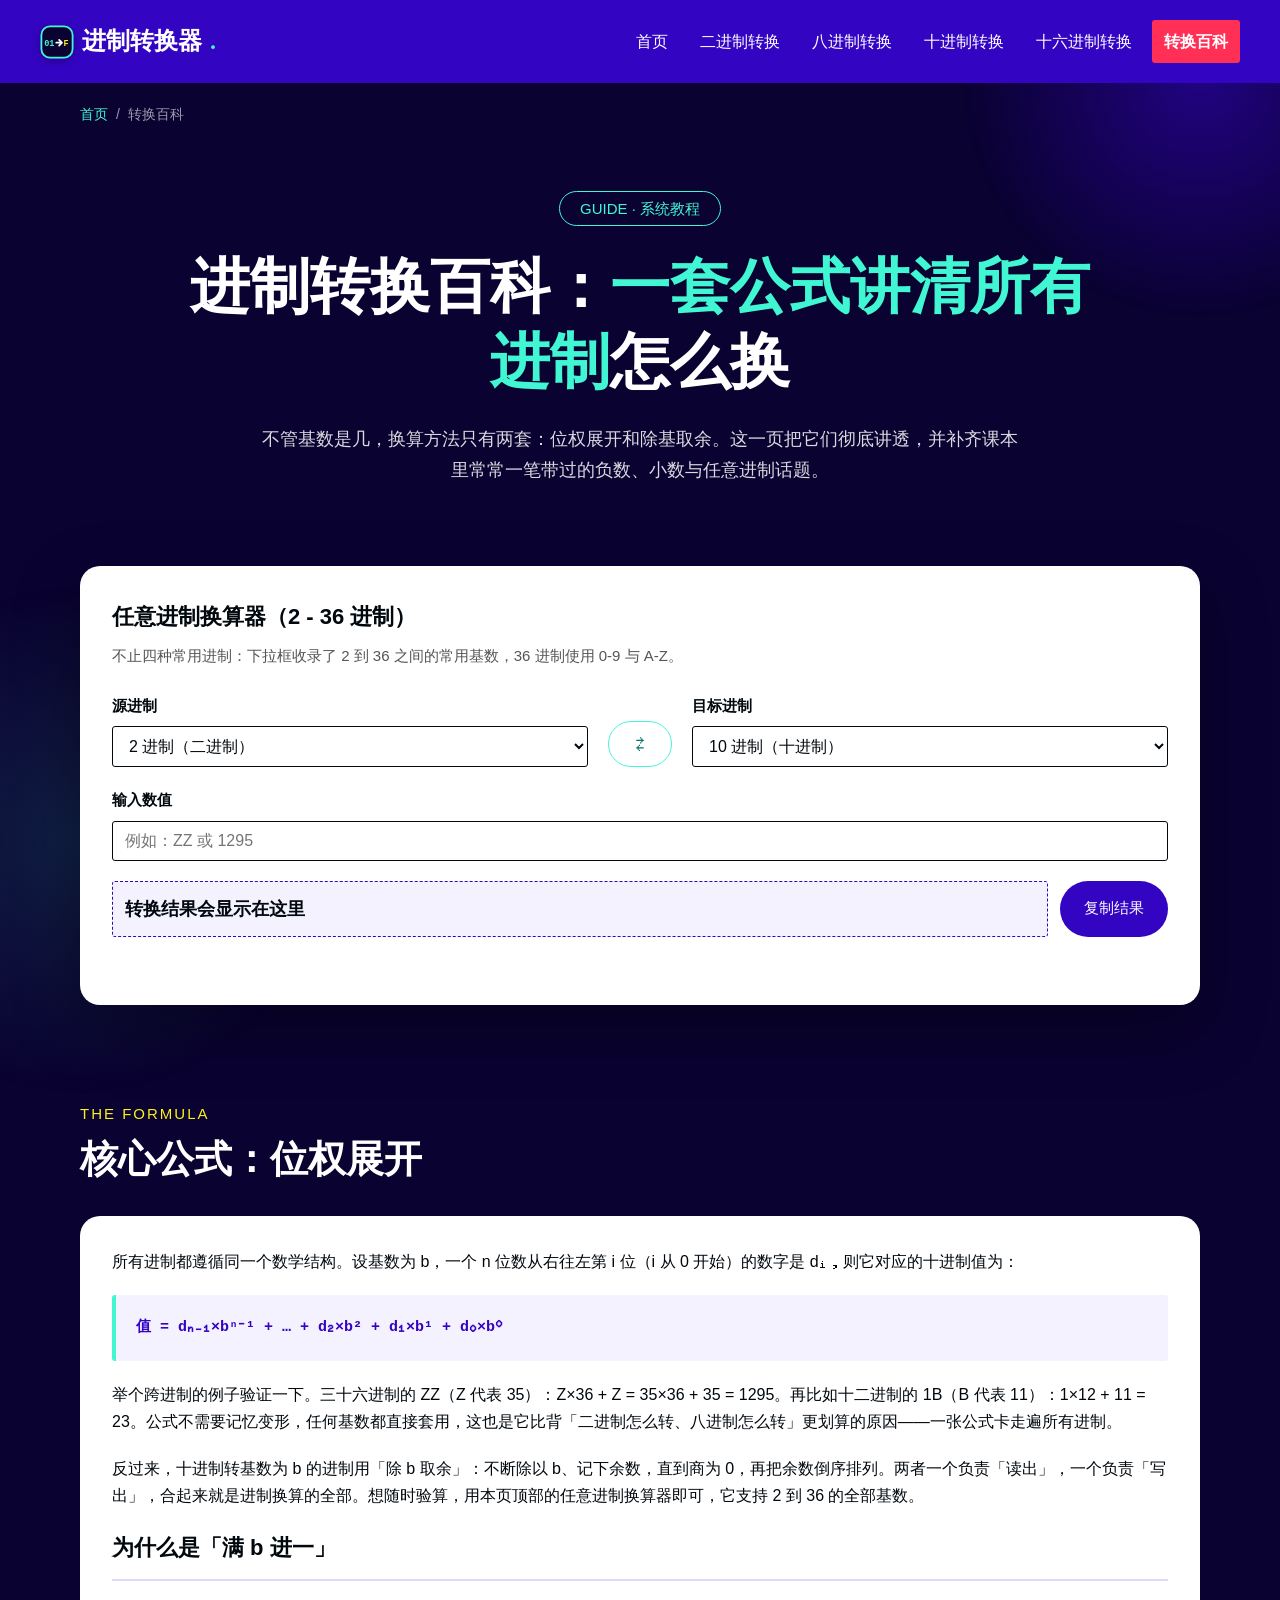
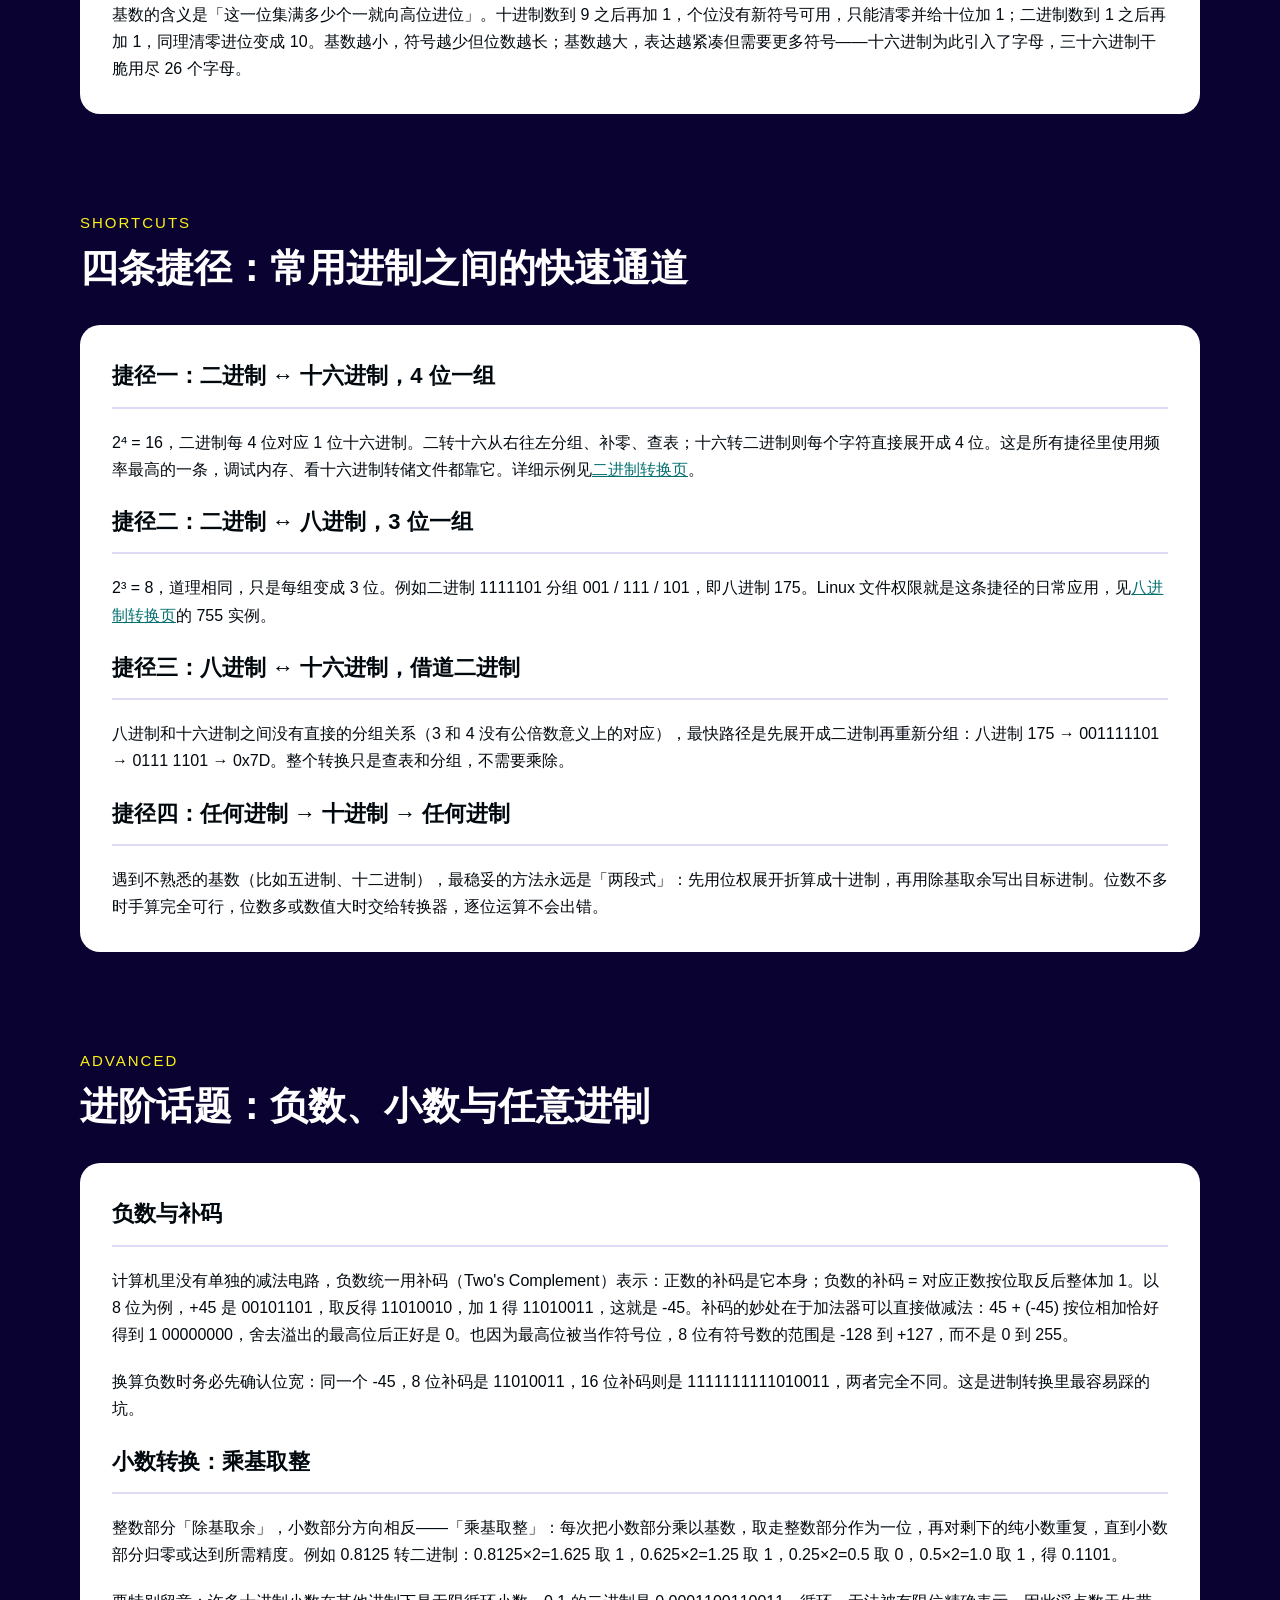
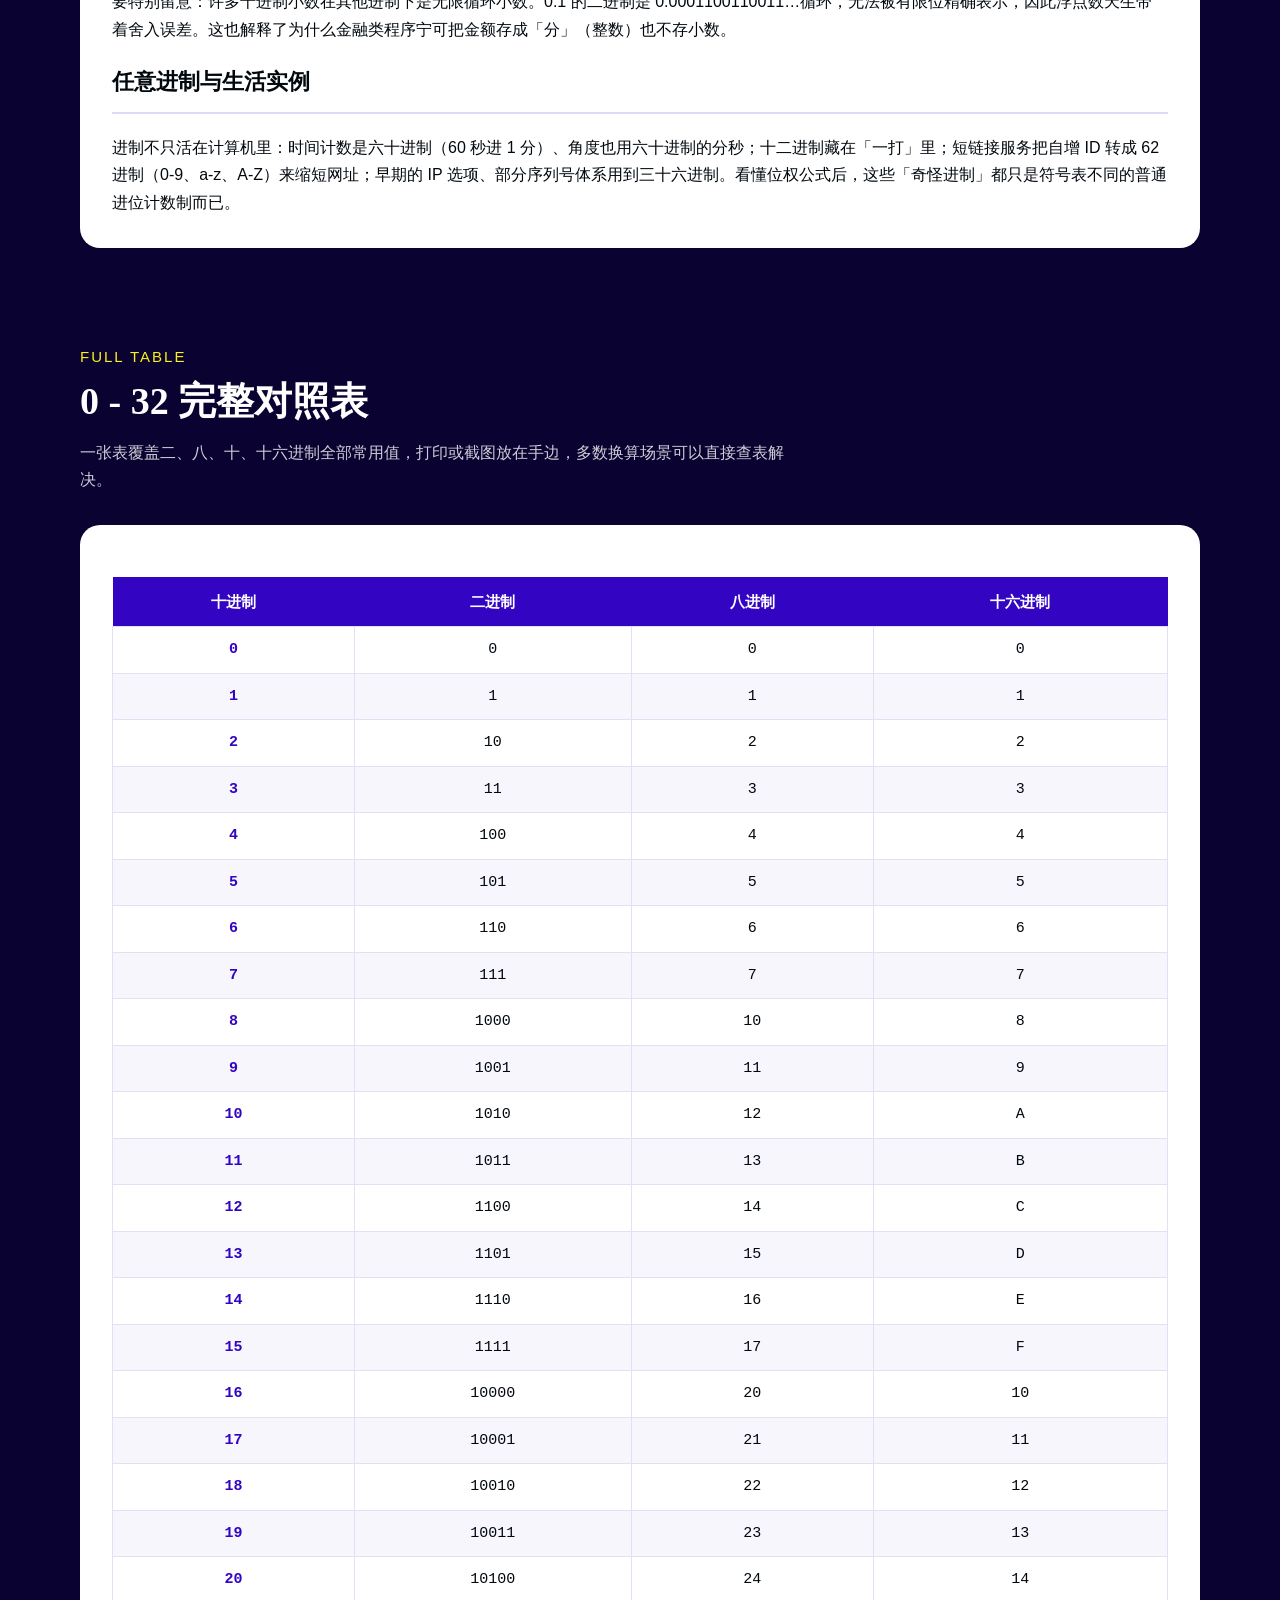
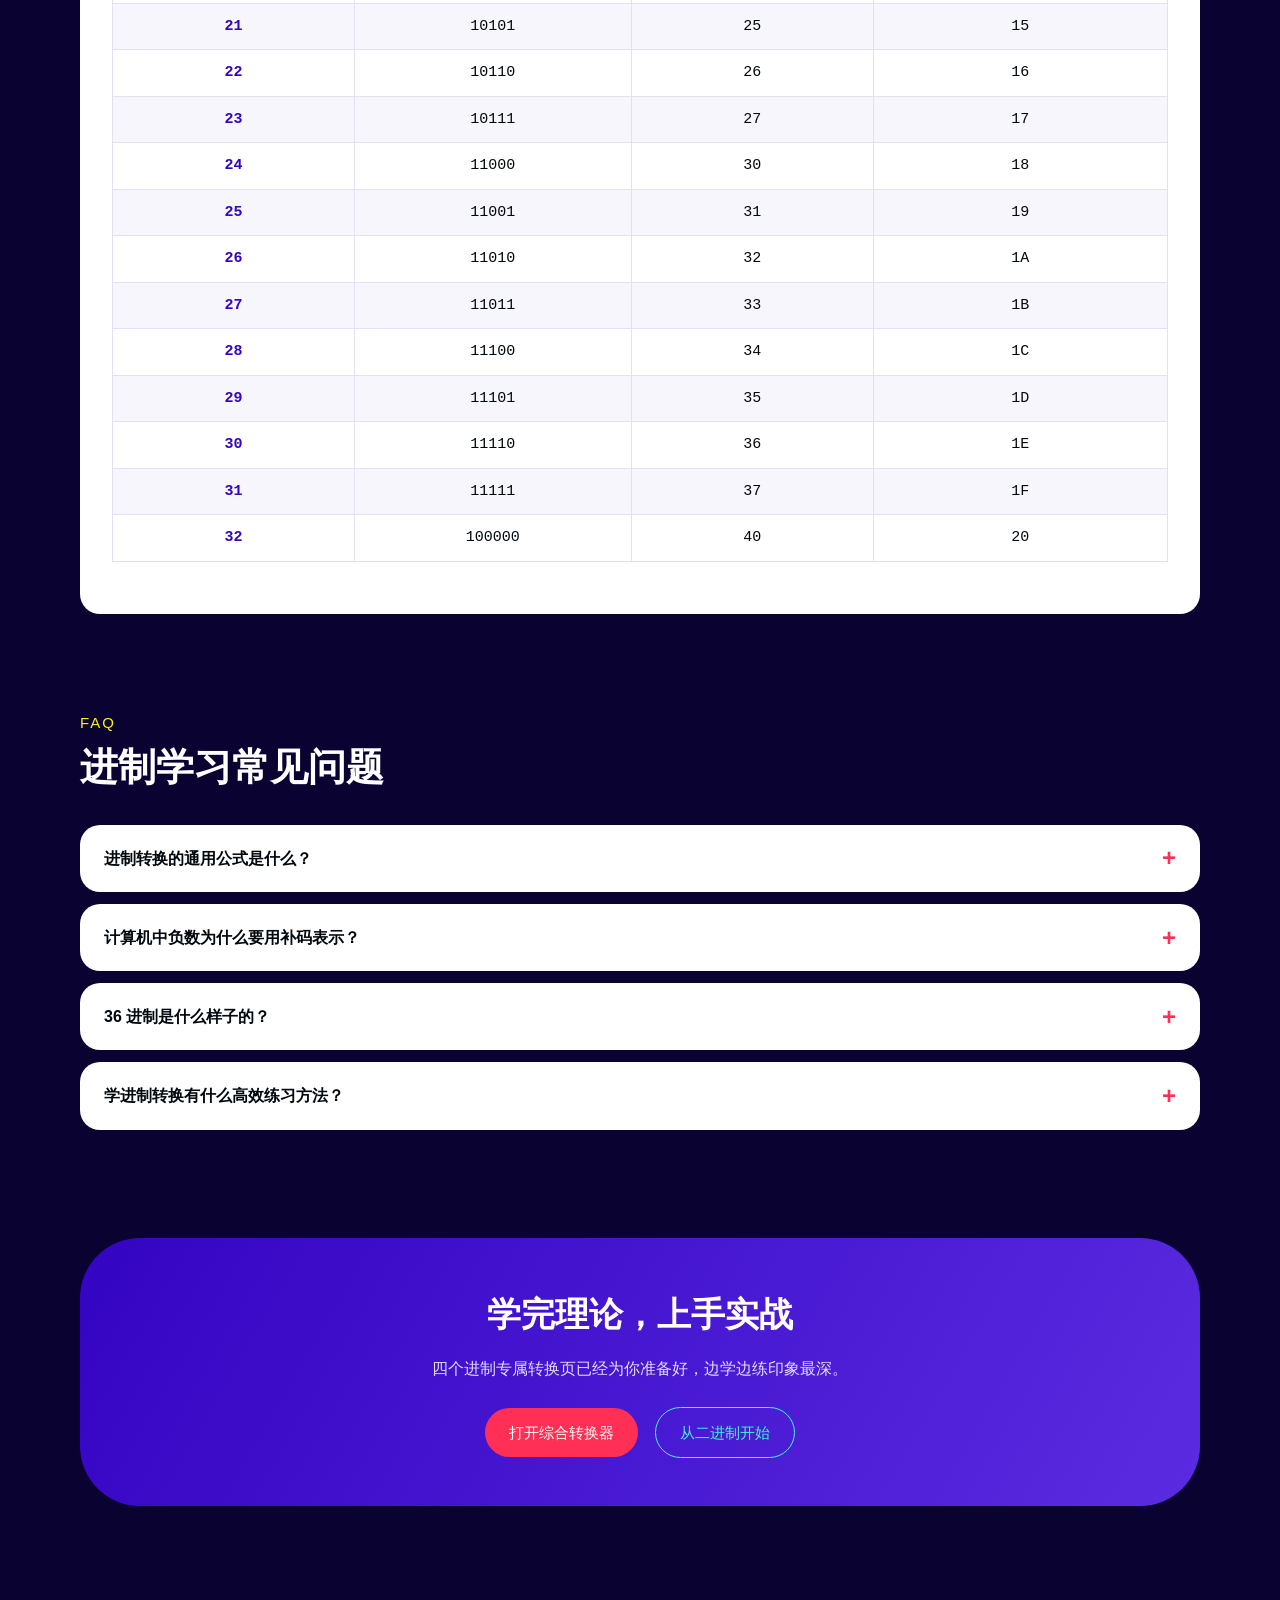
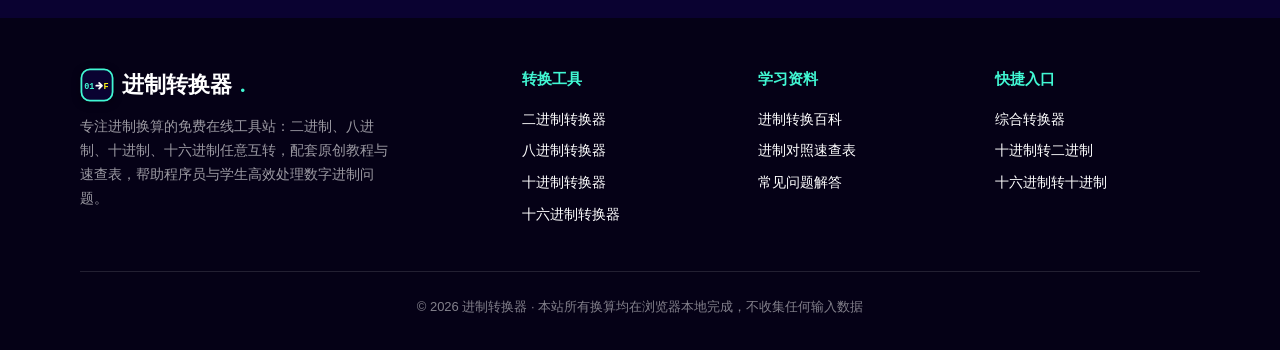
<file: guide.html>
<!DOCTYPE html>
<html lang="zh-CN">
<head>
<meta charset="UTF-8">
<meta name="viewport" content="width=device-width, initial-scale=1.0">
<title>进制转换百科_换算方法、位权公式与任意进制详解 - 进制转换器</title>
<meta name="description" content="进制转换系统教程：位权展开公式、除基取余与乘基取整口诀、二/八/十/十六进制互转捷径、负数补码与小数转换详解，附 0-32 完整对照表与任意进制在线换算器。">
<link rel="canonical" href="https://jinzhizhuanhuan.com/guide.html">
<link rel="stylesheet" href="css/style.css">
<link rel="icon" type="image/svg+xml" href="assets/logo.svg">
<script type="application/ld+json">
{
  "@context": "https://schema.org",
  "@type": "FAQPage",
  "mainEntity": [
    {
      "@type": "Question",
      "name": "进制转换的通用公式是什么？",
      "acceptedAnswer": { "@type": "Answer", "text": "任意进制转十进制用位权展开：每一位数字乘以基数的对应次方后求和，位权从右往左从 0 次方开始；十进制转任意进制用除基取余、余数倒排。" }
    },
    {
      "@type": "Question",
      "name": "计算机中负数为什么要用补码表示？",
      "acceptedAnswer": { "@type": "Answer", "text": "补码能让加法器同时处理加法和减法，无需额外的减法电路；且 0 只有唯一表示。负数的补码等于对应正数按位取反后加 1。" }
    },
    {
      "@type": "Question",
      "name": "36 进制是什么样子的？",
      "acceptedAnswer": { "@type": "Answer", "text": "36 进制使用 0-9 加 A-Z 共 36 个符号，常用于短链接、邀请码等需要紧凑表示大数的场景。本站转换器支持 2 到 36 进制内任意互转。" }
    }
  ]
}
</script>
<script type="application/ld+json">
{
  "@context": "https://schema.org",
  "@type": "BreadcrumbList",
  "itemListElement": [
    { "@type": "ListItem", "position": 1, "name": "首页", "item": "https://jinzhizhuanhuan.com/" },
    { "@type": "ListItem", "position": 2, "name": "转换百科", "item": "https://jinzhizhuanhuan.com/guide.html" }
  ]
}
</script>
</head>
<body>
<div class="page">

  <header class="nav-bar">
    <a class="nav-brand" href="index.html"><svg class="brand-logo" width="34" height="34" viewBox="0 0 48 48" aria-hidden="true"><rect x="2" y="2" width="44" height="44" rx="12" fill="#0a0231" stroke="#41f7d3" stroke-width="2.5"/><text x="6" y="29" font-family="Consolas,monospace" font-size="12" font-weight="700" fill="#41f7d3">01</text><path d="M23 25h8m-4-4l4 4-4 4" stroke="#ffffff" stroke-width="2.5" fill="none" stroke-linecap="round" stroke-linejoin="round"/><text x="33" y="29" font-family="Consolas,monospace" font-size="12" font-weight="700" fill="#fcf11a">F</text></svg>进制转换器<span class="dot">.</span></a>
    <nav class="nav-links" aria-label="站内导航">
      <a class="nav-link" href="index.html">首页</a>
      <a class="nav-link" href="binary.html">二进制转换</a>
      <a class="nav-link" href="octal.html">八进制转换</a>
      <a class="nav-link" href="decimal.html">十进制转换</a>
      <a class="nav-link" href="hex.html">十六进制转换</a>
      <a class="nav-link active" href="guide.html" aria-current="page">转换百科</a>
    </nav>
  </header>

  <main class="container">

    <nav class="breadcrumb" aria-label="面包屑">
      <a href="index.html">首页</a><span class="sep">/</span>转换百科
    </nav>

    <section class="hero">
      <span class="eyebrow">GUIDE · 系统教程</span>
      <h1>进制转换百科：<em>一套公式讲清所有进制</em>怎么换</h1>
      <p class="hero-desc">不管基数是几，换算方法只有两套：位权展开和除基取余。这一页把它们彻底讲透，并补齐课本里常常一笔带过的负数、小数与任意进制话题。</p>
    </section>

    <section class="tool-section" aria-label="任意进制换算器">
      <div class="tool-card" id="guideTool" data-convert-tool>
        <h2>任意进制换算器（2 - 36 进制）</h2>
        <p class="tool-tip">不止四种常用进制：下拉框收录了 2 到 36 之间的常用基数，36 进制使用 0-9 与 A-Z。</p>
        <div class="convert-row">
          <div class="convert-col">
            <label for="fromBase">源进制</label>
            <select id="fromBase" name="from-base">
              <option value="2" selected>2 进制（二进制）</option>
              <option value="3">3 进制</option>
              <option value="4">4 进制</option>
              <option value="5">5 进制</option>
              <option value="6">6 进制</option>
              <option value="7">7 进制</option>
              <option value="8">8 进制（八进制）</option>
              <option value="9">9 进制</option>
              <option value="10">10 进制（十进制）</option>
              <option value="11">11 进制</option>
              <option value="12">12 进制</option>
              <option value="16">16 进制（十六进制）</option>
              <option value="20">20 进制</option>
              <option value="26">26 进制</option>
              <option value="32">32 进制</option>
              <option value="36">36 进制（0-9 / A-Z）</option>
            </select>
          </div>
          <div class="convert-col">
            <button type="button" class="swap-btn" title="交换源进制与目标进制" aria-label="交换进制方向">⇄</button>
          </div>
          <div class="convert-col">
            <label for="toBase">目标进制</label>
            <select id="toBase" name="to-base">
              <option value="2">2 进制（二进制）</option>
              <option value="3">3 进制</option>
              <option value="4">4 进制</option>
              <option value="5">5 进制</option>
              <option value="6">6 进制</option>
              <option value="7">7 进制</option>
              <option value="8">8 进制（八进制）</option>
              <option value="9">9 进制</option>
              <option value="10" selected>10 进制（十进制）</option>
              <option value="11">11 进制</option>
              <option value="12">12 进制</option>
              <option value="16">16 进制（十六进制）</option>
              <option value="20">20 进制</option>
              <option value="26">26 进制</option>
              <option value="32">32 进制</option>
              <option value="36">36 进制（0-9 / A-Z）</option>
            </select>
          </div>
        </div>
        <div class="convert-row" style="grid-template-columns: 1fr;">
          <div class="convert-col">
            <label for="guideInput">输入数值</label>
            <input id="guideInput" name="source" placeholder="例如：ZZ 或 1295" autocomplete="off" spellcheck="false">
          </div>
        </div>
        <div class="result-box">
          <output name="result" for="guideInput" aria-live="polite">转换结果会显示在这里</output>
          <button type="button" class="copy-btn">复制结果</button>
        </div>
        <p class="tool-msg" role="status" aria-live="polite"></p>
      </div>
    </section>

    <section class="section">
      <div class="section-head">
        <span class="kicker">THE FORMULA</span>
        <h2>核心公式：位权展开</h2>
      </div>
      <div class="prose-card">
        <p>所有进制都遵循同一个数学结构。设基数为 b，一个 n 位数从右往左第 i 位（i 从 0 开始）的数字是 dᵢ，则它对应的十进制值为：</p>
        <div class="demo-steps">
          <p class="final">值 = dₙ₋₁×bⁿ⁻¹ + … + d₂×b² + d₁×b¹ + d₀×b⁰</p>
        </div>
        <p>举个跨进制的例子验证一下。三十六进制的 ZZ（Z 代表 35）：Z×36 + Z = 35×36 + 35 = 1295。再比如十二进制的 1B（B 代表 11）：1×12 + 11 = 23。公式不需要记忆变形，任何基数都直接套用，这也是它比背「二进制怎么转、八进制怎么转」更划算的原因——一张公式卡走遍所有进制。</p>
        <p>反过来，十进制转基数为 b 的进制用「除 b 取余」：不断除以 b、记下余数，直到商为 0，再把余数倒序排列。两者一个负责「读出」，一个负责「写出」，合起来就是进制换算的全部。想随时验算，用本页顶部的任意进制换算器即可，它支持 2 到 36 的全部基数。</p>
        <h3>为什么是「满 b 进一」</h3>
        <p>基数的含义是「这一位集满多少个一就向高位进位」。十进制数到 9 之后再加 1，个位没有新符号可用，只能清零并给十位加 1；二进制数到 1 之后再加 1，同理清零进位变成 10。基数越小，符号越少但位数越长；基数越大，表达越紧凑但需要更多符号——十六进制为此引入了字母，三十六进制干脆用尽 26 个字母。</p>
      </div>
    </section>

    <section class="section">
      <div class="section-head">
        <span class="kicker">SHORTCUTS</span>
        <h2>四条捷径：常用进制之间的快速通道</h2>
      </div>
      <div class="prose-card">
        <h3>捷径一：二进制 ↔ 十六进制，4 位一组</h3>
        <p>2⁴ = 16，二进制每 4 位对应 1 位十六进制。二转十六从右往左分组、补零、查表；十六转二进制则每个字符直接展开成 4 位。这是所有捷径里使用频率最高的一条，调试内存、看十六进制转储文件都靠它。详细示例见<a href="binary.html">二进制转换页</a>。</p>
        <h3>捷径二：二进制 ↔ 八进制，3 位一组</h3>
        <p>2³ = 8，道理相同，只是每组变成 3 位。例如二进制 1111101 分组 001 / 111 / 101，即八进制 175。Linux 文件权限就是这条捷径的日常应用，见<a href="octal.html">八进制转换页</a>的 755 实例。</p>
        <h3>捷径三：八进制 ↔ 十六进制，借道二进制</h3>
        <p>八进制和十六进制之间没有直接的分组关系（3 和 4 没有公倍数意义上的对应），最快路径是先展开成二进制再重新分组：八进制 175 → 001111101 → 0111 1101 → 0x7D。整个转换只是查表和分组，不需要乘除。</p>
        <h3>捷径四：任何进制 → 十进制 → 任何进制</h3>
        <p>遇到不熟悉的基数（比如五进制、十二进制），最稳妥的方法永远是「两段式」：先用位权展开折算成十进制，再用除基取余写出目标进制。位数不多时手算完全可行，位数多或数值大时交给转换器，逐位运算不会出错。</p>
      </div>
    </section>

    <section class="section">
      <div class="section-head">
        <span class="kicker">ADVANCED</span>
        <h2>进阶话题：负数、小数与任意进制</h2>
      </div>
      <div class="prose-card">
        <h3>负数与补码</h3>
        <p>计算机里没有单独的减法电路，负数统一用补码（Two's Complement）表示：正数的补码是它本身；负数的补码 = 对应正数按位取反后整体加 1。以 8 位为例，+45 是 00101101，取反得 11010010，加 1 得 11010011，这就是 -45。补码的妙处在于加法器可以直接做减法：45 + (-45) 按位相加恰好得到 1 00000000，舍去溢出的最高位后正好是 0。也因为最高位被当作符号位，8 位有符号数的范围是 -128 到 +127，而不是 0 到 255。</p>
        <p>换算负数时务必先确认位宽：同一个 -45，8 位补码是 11010011，16 位补码则是 1111111111010011，两者完全不同。这是进制转换里最容易踩的坑。</p>
        <h3>小数转换：乘基取整</h3>
        <p>整数部分「除基取余」，小数部分方向相反——「乘基取整」：每次把小数部分乘以基数，取走整数部分作为一位，再对剩下的纯小数重复，直到小数部分归零或达到所需精度。例如 0.8125 转二进制：0.8125×2=1.625 取 1，0.625×2=1.25 取 1，0.25×2=0.5 取 0，0.5×2=1.0 取 1，得 0.1101。</p>
        <p>要特别留意：许多十进制小数在其他进制下是无限循环小数。0.1 的二进制是 0.0001100110011…循环，无法被有限位精确表示，因此浮点数天生带着舍入误差。这也解释了为什么金融类程序宁可把金额存成「分」（整数）也不存小数。</p>
        <h3>任意进制与生活实例</h3>
        <p>进制不只活在计算机里：时间计数是六十进制（60 秒进 1 分）、角度也用六十进制的分秒；十二进制藏在「一打」里；短链接服务把自增 ID 转成 62 进制（0-9、a-z、A-Z）来缩短网址；早期的 IP 选项、部分序列号体系用到三十六进制。看懂位权公式后，这些「奇怪进制」都只是符号表不同的普通进位计数制而已。</p>
      </div>
    </section>

    <section class="section">
      <div class="section-head">
        <span class="kicker">FULL TABLE</span>
        <h2>0 - 32 完整对照表</h2>
        <p>一张表覆盖二、八、十、十六进制全部常用值，打印或截图放在手边，多数换算场景可以直接查表解决。</p>
      </div>
      <div class="prose-card">
        <div class="table-wrap">
          <table class="base-table">
            <thead>
              <tr><th>十进制</th><th>二进制</th><th>八进制</th><th>十六进制</th></tr>
            </thead>
            <tbody>
              <tr><td class="dec">0</td><td>0</td><td>0</td><td>0</td></tr>
              <tr><td class="dec">1</td><td>1</td><td>1</td><td>1</td></tr>
              <tr><td class="dec">2</td><td>10</td><td>2</td><td>2</td></tr>
              <tr><td class="dec">3</td><td>11</td><td>3</td><td>3</td></tr>
              <tr><td class="dec">4</td><td>100</td><td>4</td><td>4</td></tr>
              <tr><td class="dec">5</td><td>101</td><td>5</td><td>5</td></tr>
              <tr><td class="dec">6</td><td>110</td><td>6</td><td>6</td></tr>
              <tr><td class="dec">7</td><td>111</td><td>7</td><td>7</td></tr>
              <tr><td class="dec">8</td><td>1000</td><td>10</td><td>8</td></tr>
              <tr><td class="dec">9</td><td>1001</td><td>11</td><td>9</td></tr>
              <tr><td class="dec">10</td><td>1010</td><td>12</td><td>A</td></tr>
              <tr><td class="dec">11</td><td>1011</td><td>13</td><td>B</td></tr>
              <tr><td class="dec">12</td><td>1100</td><td>14</td><td>C</td></tr>
              <tr><td class="dec">13</td><td>1101</td><td>15</td><td>D</td></tr>
              <tr><td class="dec">14</td><td>1110</td><td>16</td><td>E</td></tr>
              <tr><td class="dec">15</td><td>1111</td><td>17</td><td>F</td></tr>
              <tr><td class="dec">16</td><td>10000</td><td>20</td><td>10</td></tr>
              <tr><td class="dec">17</td><td>10001</td><td>21</td><td>11</td></tr>
              <tr><td class="dec">18</td><td>10010</td><td>22</td><td>12</td></tr>
              <tr><td class="dec">19</td><td>10011</td><td>23</td><td>13</td></tr>
              <tr><td class="dec">20</td><td>10100</td><td>24</td><td>14</td></tr>
              <tr><td class="dec">21</td><td>10101</td><td>25</td><td>15</td></tr>
              <tr><td class="dec">22</td><td>10110</td><td>26</td><td>16</td></tr>
              <tr><td class="dec">23</td><td>10111</td><td>27</td><td>17</td></tr>
              <tr><td class="dec">24</td><td>11000</td><td>30</td><td>18</td></tr>
              <tr><td class="dec">25</td><td>11001</td><td>31</td><td>19</td></tr>
              <tr><td class="dec">26</td><td>11010</td><td>32</td><td>1A</td></tr>
              <tr><td class="dec">27</td><td>11011</td><td>33</td><td>1B</td></tr>
              <tr><td class="dec">28</td><td>11100</td><td>34</td><td>1C</td></tr>
              <tr><td class="dec">29</td><td>11101</td><td>35</td><td>1D</td></tr>
              <tr><td class="dec">30</td><td>11110</td><td>36</td><td>1E</td></tr>
              <tr><td class="dec">31</td><td>11111</td><td>37</td><td>1F</td></tr>
              <tr><td class="dec">32</td><td>100000</td><td>40</td><td>20</td></tr>
            </tbody>
          </table>
        </div>
      </div>
    </section>

    <section class="section" id="faq">
      <div class="section-head">
        <span class="kicker">FAQ</span>
        <h2>进制学习常见问题</h2>
      </div>
      <details class="faq-item">
        <summary>进制转换的通用公式是什么？</summary>
        <p class="faq-a">两套互逆的方法：任意进制转十进制用位权展开——每位数字乘以基数的对应次方（从右往左 0 次方起步）后求和；十进制转任意进制用除基取余、余数倒排。二进制与八进制、十六进制之间另有 3 位、4 位分组的捷径。</p>
      </details>
      <details class="faq-item">
        <summary>计算机中负数为什么要用补码表示？</summary>
        <p class="faq-a">补码让同一套加法器既能做加法也能做减法（减一个数等于加它的补码），省掉了专门的减法电路；同时 0 的表示唯一，不会出现 +0 和 -0 之分。负数补码 = 对应正数按位取反再加 1，最高位是符号位。</p>
      </details>
      <details class="faq-item">
        <summary>36 进制是什么样子的？</summary>
        <p class="faq-a">36 进制使用 0-9 加 A-Z 共 36 个符号，「满三十六进一」。它能在最少的字符里表达最大的数（两位 36 进制即可覆盖 0-1295），常用于短链接、优惠码、批量序列号等需要紧凑表示大整数的场景。本页顶部换算器支持到 36 进制。</p>
      </details>
      <details class="faq-item">
        <summary>学进制转换有什么高效练习方法？</summary>
        <p class="faq-a">建议三步走：先把 0-15 对照表背到条件反射；再练「4 位一组」读十六进制和「除 2 取余」写二进制这两个最常用操作；最后用本站各转换页对自己的手算结果做即时校验。每天十分钟，一周左右就能脱离工具心算常见值。</p>
      </details>
    </section>

    <section class="section">
      <div class="cta-band">
        <h2>学完理论，上手实战</h2>
        <p>四个进制专属转换页已经为你准备好，边学边练印象最深。</p>
        <a class="button--primary" href="index.html#syncConverter">打开综合转换器</a>
        <a class="button--ghost" href="binary.html" style="margin-left:12px;">从二进制开始</a>
      </div>
    </section>

  </main>

  <footer class="site-footer">
    <div class="container">
      <div class="footer-grid">
        <div class="footer-brand">
          <a class="nav-brand" href="index.html"><svg class="brand-logo" width="34" height="34" viewBox="0 0 48 48" aria-hidden="true"><rect x="2" y="2" width="44" height="44" rx="12" fill="#0a0231" stroke="#41f7d3" stroke-width="2.5"/><text x="6" y="29" font-family="Consolas,monospace" font-size="12" font-weight="700" fill="#41f7d3">01</text><path d="M23 25h8m-4-4l4 4-4 4" stroke="#ffffff" stroke-width="2.5" fill="none" stroke-linecap="round" stroke-linejoin="round"/><text x="33" y="29" font-family="Consolas,monospace" font-size="12" font-weight="700" fill="#fcf11a">F</text></svg>进制转换器<span class="dot">.</span></a>
          <p>专注进制换算的免费在线工具站：二进制、八进制、十进制、十六进制任意互转，配套原创教程与速查表，帮助程序员与学生高效处理数字进制问题。</p>
        </div>
        <div class="footer-col">
          <h4>转换工具</h4>
          <a href="binary.html">二进制转换器</a>
          <a href="octal.html">八进制转换器</a>
          <a href="decimal.html">十进制转换器</a>
          <a href="hex.html">十六进制转换器</a>
        </div>
        <div class="footer-col">
          <h4>学习资料</h4>
          <a href="guide.html">进制转换百科</a>
          <a href="index.html#table">进制对照速查表</a>
          <a href="index.html#faq">常见问题解答</a>
        </div>
        <div class="footer-col">
          <h4>快捷入口</h4>
          <a href="index.html#syncConverter">综合转换器</a>
          <a href="decimal.html">十进制转二进制</a>
          <a href="hex.html">十六进制转十进制</a>
        </div>
      </div>
      <div class="footer-bottom">© 2026 进制转换器 · 本站所有换算均在浏览器本地完成，不收集任何输入数据</div>
    </div>
  </footer>

</div>
<script src="js/converter.js"></script>
<script src="js/baidu-analytics.js"></script>
</body>
</html>
</file>
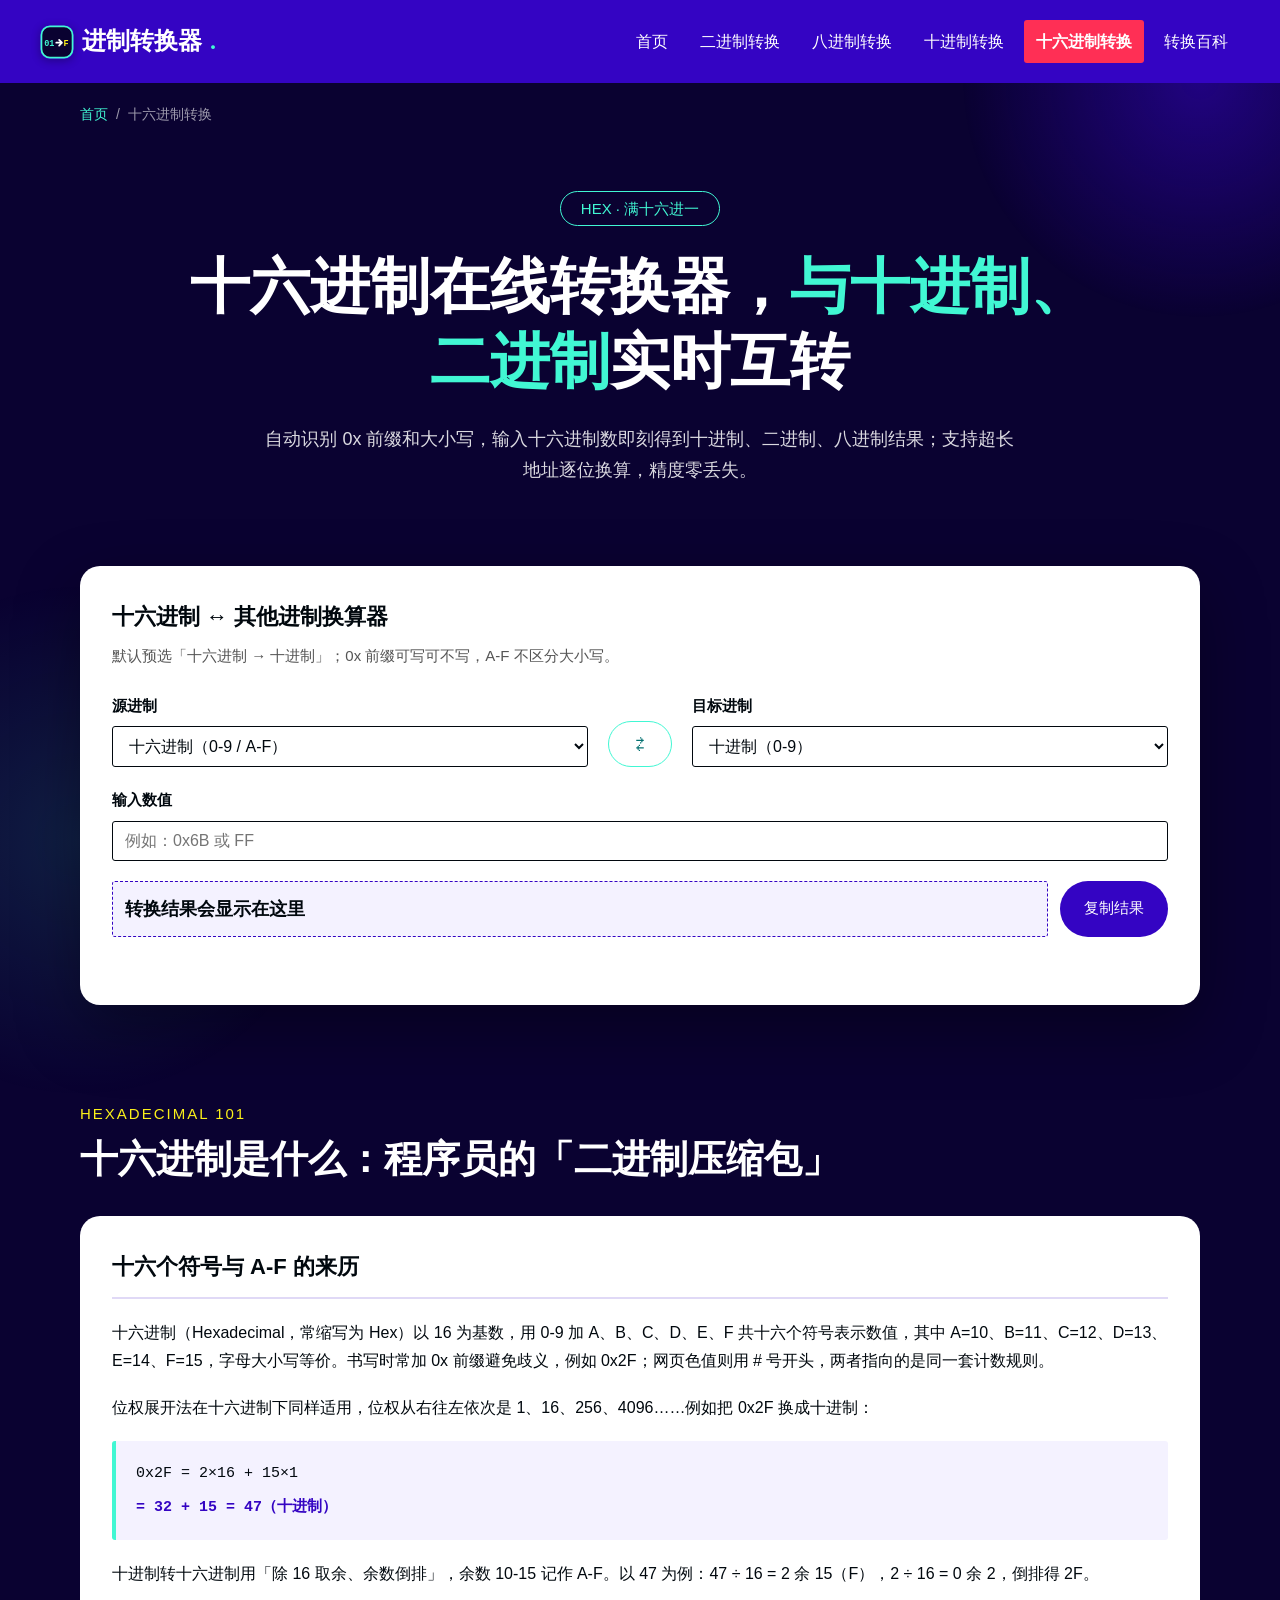
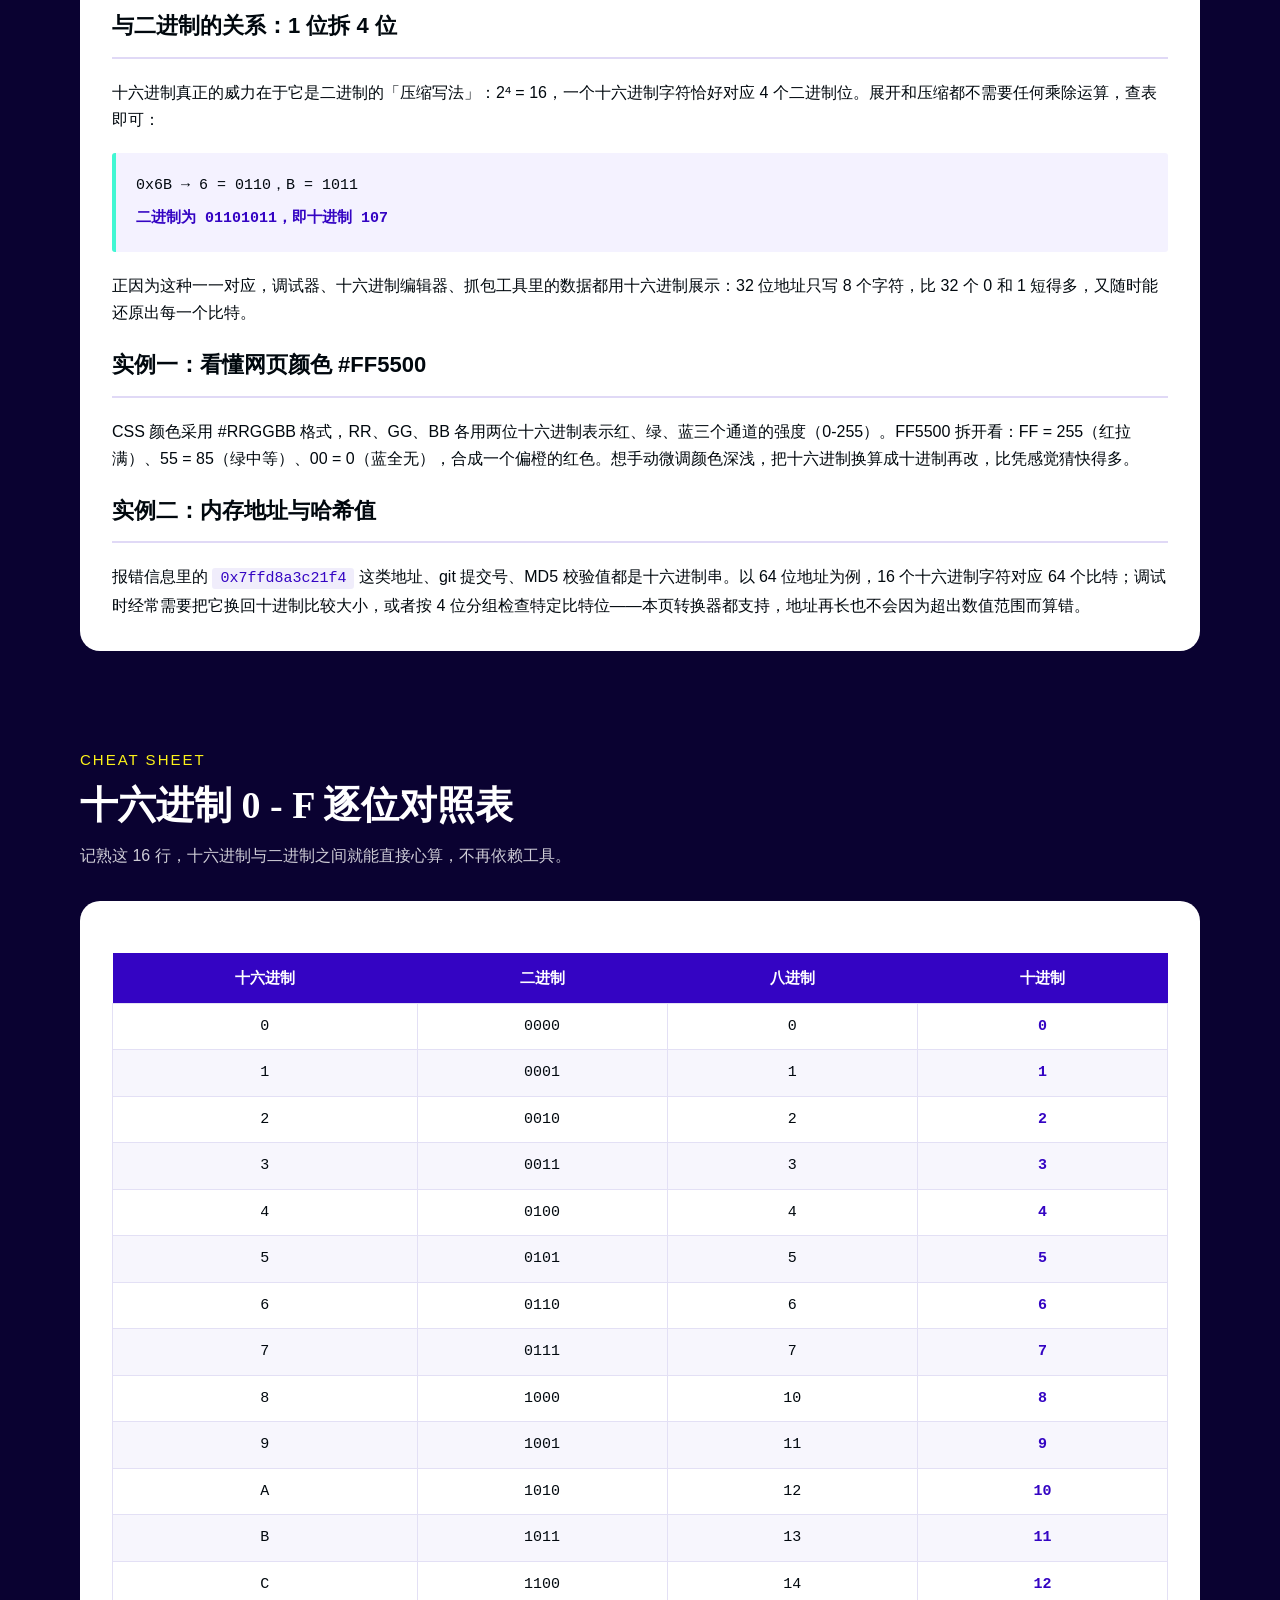
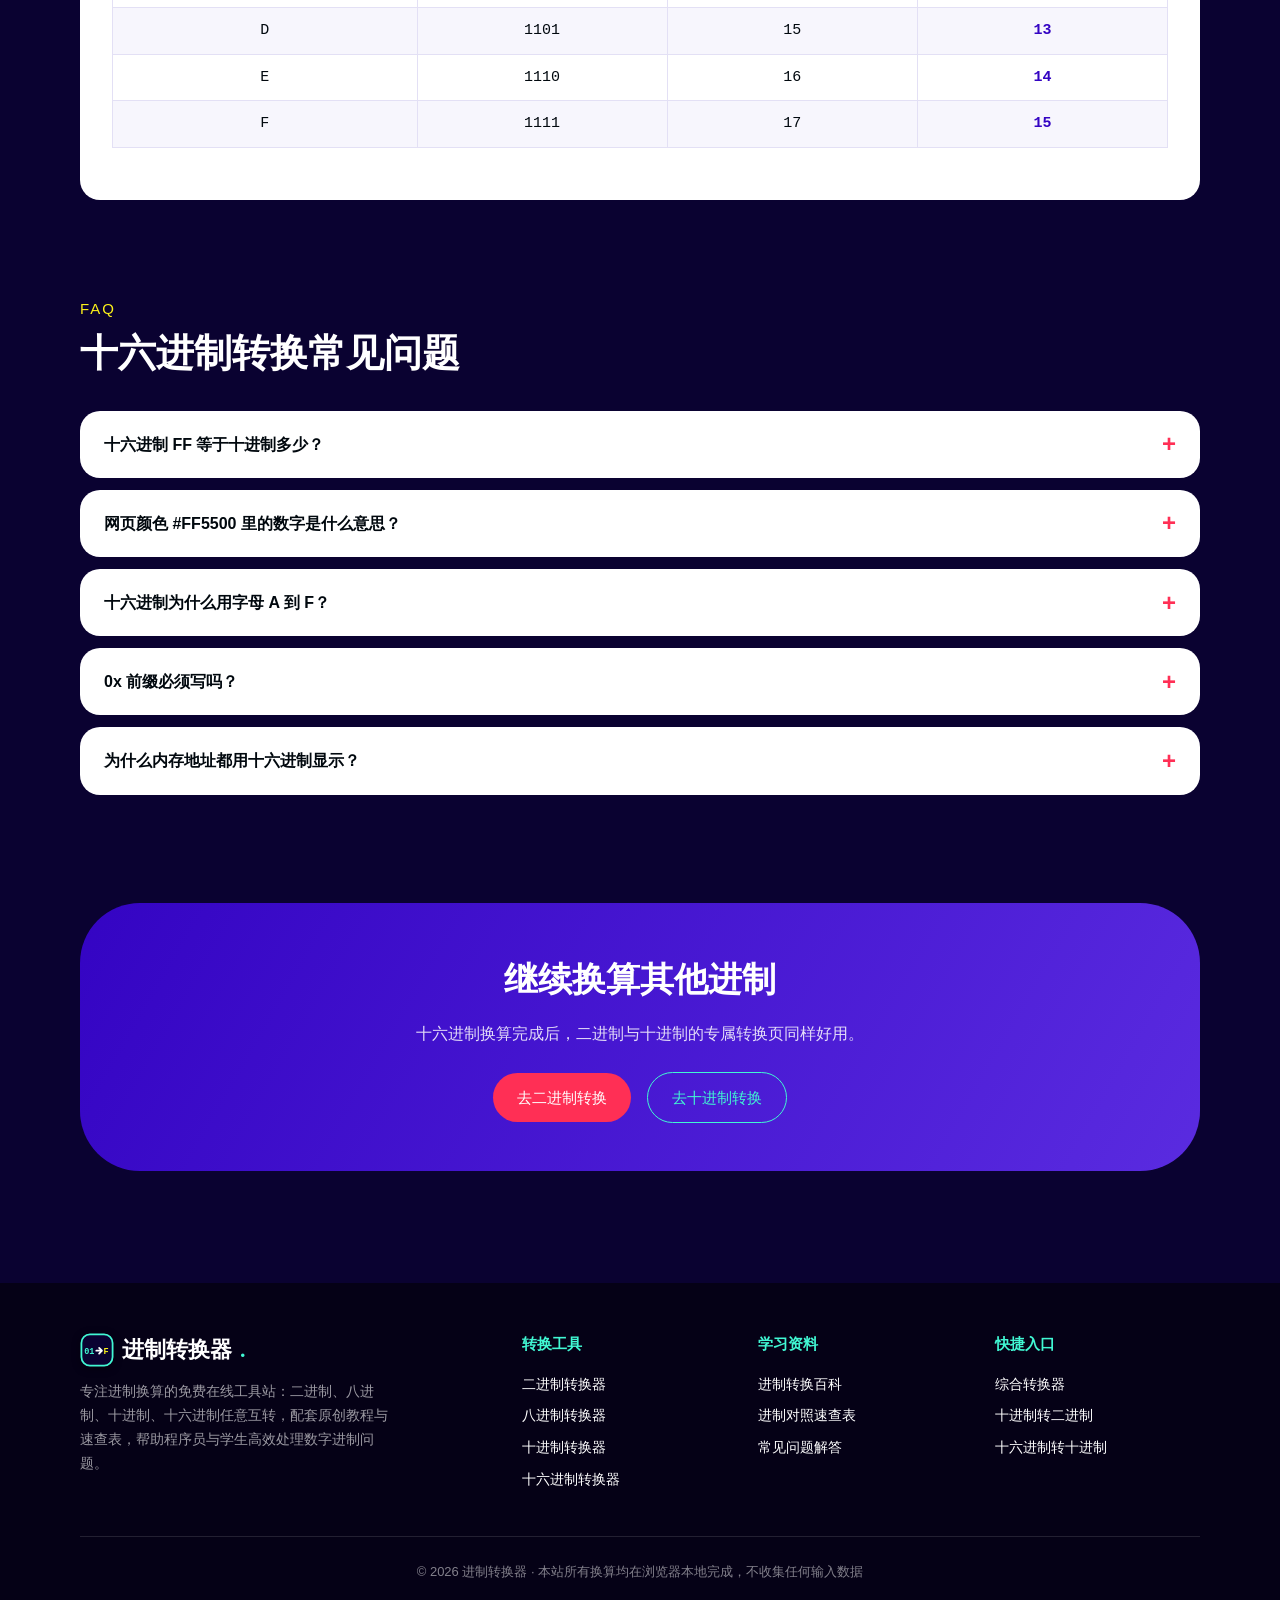
<file: hex.html>
<!DOCTYPE html>
<html lang="zh-CN">
<head>
<meta charset="UTF-8">
<meta name="viewport" content="width=device-width, initial-scale=1.0">
<title>十六进制转换器_十六进制与二进制、十进制在线互转 - 进制转换器</title>
<meta name="description" content="十六进制在线转换工具：十六进制转十进制、十六进制转二进制一键完成，自动识别 0x 前缀，大数不丢精度。附 A-F 含义、颜色码与内存地址实例、0-15 对照表。">
<link rel="canonical" href="https://jinzhizhuanhuan.com/hex.html">
<link rel="stylesheet" href="css/style.css">
<link rel="icon" type="image/svg+xml" href="assets/logo.svg">
<script type="application/ld+json">
{
  "@context": "https://schema.org",
  "@type": "FAQPage",
  "mainEntity": [
    {
      "@type": "Question",
      "name": "十六进制 FF 等于十进制多少？",
      "acceptedAnswer": { "@type": "Answer", "text": "FF = 15×16 + 15 = 255。F 代表 15，十六进制从右往左位权依次是 1、16、256。" }
    },
    {
      "@type": "Question",
      "name": "网页颜色 #FF5500 里的数字是什么意思？",
      "acceptedAnswer": { "@type": "Answer", "text": "#RRGGBB 格式中每两位十六进制表示一个颜色通道：FF=255（红）、55=85（绿）、00=0（蓝），即由 255 份红、85 份绿混合而成的橙色。" }
    },
    {
      "@type": "Question",
      "name": "十六进制为什么用字母 A 到 F？",
      "acceptedAnswer": { "@type": "Answer", "text": "十六进制需要 16 个符号，而 0-9 只有十个数字，因此约定用 A、B、C、D、E、F 分别表示 10 到 15，大小写等价。" }
    }
  ]
}
</script>
<script type="application/ld+json">
{
  "@context": "https://schema.org",
  "@type": "BreadcrumbList",
  "itemListElement": [
    { "@type": "ListItem", "position": 1, "name": "首页", "item": "https://jinzhizhuanhuan.com/" },
    { "@type": "ListItem", "position": 2, "name": "十六进制转换", "item": "https://jinzhizhuanhuan.com/hex.html" }
  ]
}
</script>
</head>
<body>
<div class="page">

  <header class="nav-bar">
    <a class="nav-brand" href="index.html"><svg class="brand-logo" width="34" height="34" viewBox="0 0 48 48" aria-hidden="true"><rect x="2" y="2" width="44" height="44" rx="12" fill="#0a0231" stroke="#41f7d3" stroke-width="2.5"/><text x="6" y="29" font-family="Consolas,monospace" font-size="12" font-weight="700" fill="#41f7d3">01</text><path d="M23 25h8m-4-4l4 4-4 4" stroke="#ffffff" stroke-width="2.5" fill="none" stroke-linecap="round" stroke-linejoin="round"/><text x="33" y="29" font-family="Consolas,monospace" font-size="12" font-weight="700" fill="#fcf11a">F</text></svg>进制转换器<span class="dot">.</span></a>
    <nav class="nav-links" aria-label="站内导航">
      <a class="nav-link" href="index.html">首页</a>
      <a class="nav-link" href="binary.html">二进制转换</a>
      <a class="nav-link" href="octal.html">八进制转换</a>
      <a class="nav-link" href="decimal.html">十进制转换</a>
      <a class="nav-link active" href="hex.html" aria-current="page">十六进制转换</a>
      <a class="nav-link" href="guide.html">转换百科</a>
    </nav>
  </header>

  <main class="container">

    <nav class="breadcrumb" aria-label="面包屑">
      <a href="index.html">首页</a><span class="sep">/</span>十六进制转换
    </nav>

    <section class="hero">
      <span class="eyebrow">HEX · 满十六进一</span>
      <h1>十六进制在线转换器，<em>与十进制、二进制</em>实时互转</h1>
      <p class="hero-desc">自动识别 0x 前缀和大小写，输入十六进制数即刻得到十进制、二进制、八进制结果；支持超长地址逐位换算，精度零丢失。</p>
    </section>

    <section class="tool-section" aria-label="十六进制转换工具">
      <div class="tool-card" id="hexTool" data-convert-tool>
        <h2>十六进制 ↔ 其他进制换算器</h2>
        <p class="tool-tip">默认预选「十六进制 → 十进制」；0x 前缀可写可不写，A-F 不区分大小写。</p>
        <div class="convert-row">
          <div class="convert-col">
            <label for="fromBase">源进制</label>
            <select id="fromBase" name="from-base">
              <option value="2">二进制（0-1）</option>
              <option value="8">八进制（0-7）</option>
              <option value="10">十进制（0-9）</option>
              <option value="16" selected>十六进制（0-9 / A-F）</option>
            </select>
          </div>
          <div class="convert-col">
            <button type="button" class="swap-btn" title="交换源进制与目标进制" aria-label="交换进制方向">⇄</button>
          </div>
          <div class="convert-col">
            <label for="toBase">目标进制</label>
            <select id="toBase" name="to-base">
              <option value="2">二进制（0-1）</option>
              <option value="8">八进制（0-7）</option>
              <option value="10" selected>十进制（0-9）</option>
              <option value="16">十六进制（0-9 / A-F）</option>
            </select>
          </div>
        </div>
        <div class="convert-row" style="grid-template-columns: 1fr;">
          <div class="convert-col">
            <label for="hexInput">输入数值</label>
            <input id="hexInput" name="source" placeholder="例如：0x6B 或 FF" autocomplete="off" spellcheck="false">
          </div>
        </div>
        <div class="result-box">
          <output name="result" for="hexInput" aria-live="polite">转换结果会显示在这里</output>
          <button type="button" class="copy-btn">复制结果</button>
        </div>
        <p class="tool-msg" role="status" aria-live="polite"></p>
      </div>
    </section>

    <section class="section">
      <div class="section-head">
        <span class="kicker">HEXADECIMAL 101</span>
        <h2>十六进制是什么：程序员的「二进制压缩包」</h2>
      </div>
      <div class="prose-card">
        <h3>十六个符号与 A-F 的来历</h3>
        <p>十六进制（Hexadecimal，常缩写为 Hex）以 16 为基数，用 0-9 加 A、B、C、D、E、F 共十六个符号表示数值，其中 A=10、B=11、C=12、D=13、E=14、F=15，字母大小写等价。书写时常加 0x 前缀避免歧义，例如 0x2F；网页色值则用 # 号开头，两者指向的是同一套计数规则。</p>
        <p>位权展开法在十六进制下同样适用，位权从右往左依次是 1、16、256、4096……例如把 0x2F 换成十进制：</p>
        <div class="demo-steps">
          <p>0x2F = 2×16 + 15×1</p>
          <p class="final">= 32 + 15 = 47（十进制）</p>
        </div>
        <p>十进制转十六进制用「除 16 取余、余数倒排」，余数 10-15 记作 A-F。以 47 为例：47 ÷ 16 = 2 余 15（F），2 ÷ 16 = 0 余 2，倒排得 2F。</p>
        <h3>与二进制的关系：1 位拆 4 位</h3>
        <p>十六进制真正的威力在于它是二进制的「压缩写法」：2⁴ = 16，一个十六进制字符恰好对应 4 个二进制位。展开和压缩都不需要任何乘除运算，查表即可：</p>
        <div class="demo-steps">
          <p>0x6B → 6 = 0110，B = 1011</p>
          <p class="final">二进制为 01101011，即十进制 107</p>
        </div>
        <p>正因为这种一一对应，调试器、十六进制编辑器、抓包工具里的数据都用十六进制展示：32 位地址只写 8 个字符，比 32 个 0 和 1 短得多，又随时能还原出每一个比特。</p>
        <h3>实例一：看懂网页颜色 #FF5500</h3>
        <p>CSS 颜色采用 #RRGGBB 格式，RR、GG、BB 各用两位十六进制表示红、绿、蓝三个通道的强度（0-255）。FF5500 拆开看：FF = 255（红拉满）、55 = 85（绿中等）、00 = 0（蓝全无），合成一个偏橙的红色。想手动微调颜色深浅，把十六进制换算成十进制再改，比凭感觉猜快得多。</p>
        <h3>实例二：内存地址与哈希值</h3>
        <p>报错信息里的 <code>0x7ffd8a3c21f4</code> 这类地址、git 提交号、MD5 校验值都是十六进制串。以 64 位地址为例，16 个十六进制字符对应 64 个比特；调试时经常需要把它换回十进制比较大小，或者按 4 位分组检查特定比特位——本页转换器都支持，地址再长也不会因为超出数值范围而算错。</p>
      </div>
    </section>

    <section class="section">
      <div class="section-head">
        <span class="kicker">CHEAT SHEET</span>
        <h2>十六进制 0 - F 逐位对照表</h2>
        <p>记熟这 16 行，十六进制与二进制之间就能直接心算，不再依赖工具。</p>
      </div>
      <div class="prose-card">
        <div class="table-wrap">
          <table class="base-table">
            <thead>
              <tr><th>十六进制</th><th>二进制</th><th>八进制</th><th>十进制</th></tr>
            </thead>
            <tbody>
              <tr><td>0</td><td>0000</td><td>0</td><td class="dec">0</td></tr>
              <tr><td>1</td><td>0001</td><td>1</td><td class="dec">1</td></tr>
              <tr><td>2</td><td>0010</td><td>2</td><td class="dec">2</td></tr>
              <tr><td>3</td><td>0011</td><td>3</td><td class="dec">3</td></tr>
              <tr><td>4</td><td>0100</td><td>4</td><td class="dec">4</td></tr>
              <tr><td>5</td><td>0101</td><td>5</td><td class="dec">5</td></tr>
              <tr><td>6</td><td>0110</td><td>6</td><td class="dec">6</td></tr>
              <tr><td>7</td><td>0111</td><td>7</td><td class="dec">7</td></tr>
              <tr><td>8</td><td>1000</td><td>10</td><td class="dec">8</td></tr>
              <tr><td>9</td><td>1001</td><td>11</td><td class="dec">9</td></tr>
              <tr><td>A</td><td>1010</td><td>12</td><td class="dec">10</td></tr>
              <tr><td>B</td><td>1011</td><td>13</td><td class="dec">11</td></tr>
              <tr><td>C</td><td>1100</td><td>14</td><td class="dec">12</td></tr>
              <tr><td>D</td><td>1101</td><td>15</td><td class="dec">13</td></tr>
              <tr><td>E</td><td>1110</td><td>16</td><td class="dec">14</td></tr>
              <tr><td>F</td><td>1111</td><td>17</td><td class="dec">15</td></tr>
            </tbody>
          </table>
        </div>
      </div>
    </section>

    <section class="section" id="faq">
      <div class="section-head">
        <span class="kicker">FAQ</span>
        <h2>十六进制转换常见问题</h2>
      </div>
      <details class="faq-item">
        <summary>十六进制 FF 等于十进制多少？</summary>
        <p class="faq-a">FF = 15×16 + 15 = 255。顺带记住一组常用值：F=15、FF=255、FFF=4095、FFFF=65535，它们分别对应二进制 4、8、12、16 个 1，看颜色值和地址范围时非常常用。</p>
      </details>
      <details class="faq-item">
        <summary>网页颜色 #FF5500 里的数字是什么意思？</summary>
        <p class="faq-a">这是 #RRGGBB 格式：每两位十六进制代表一个颜色通道的强度（十进制 0-255）。FF=255 表示红色通道拉满，55=85 表示绿色中等，00=0 表示蓝色为 0，混合后是橙红色。三个通道都写 FF（#FFFFFF）就是白色，全写 00 就是黑色。</p>
      </details>
      <details class="faq-item">
        <summary>十六进制为什么用字母 A 到 F？</summary>
        <p class="faq-a">因为它需要 16 个不同符号，0-9 只有十个数字，于是约定用前六个字母补足：A=10、B=11、C=12、D=13、E=14、F=15。字母只是符号，不代表「比 9 更大的未知数」，大小写完全等价，0xFF 和 0xff 是同一个数。</p>
      </details>
      <details class="faq-item">
        <summary>0x 前缀必须写吗？</summary>
        <p class="faq-a">取决于场景：代码里通常必须写（否则 1A 会被当成标识符或非法数字），日常口算和记录时可以省略。本站转换器两种写法都接受，粘贴 0x6B 或 6B 均可正确换算。</p>
      </details>
      <details class="faq-item">
        <summary>为什么内存地址都用十六进制显示？</summary>
        <p class="faq-a">因为十六进制与二进制每 4 位一一对应，显示紧凑又能随时还原每个比特。一个 64 位地址写成 16 个字符，而二进制要写 64 个字符；同时十六进制的每一位都是独立的 4 比特组，便于对齐字节（2 个十六进制字符 = 1 字节）检查数据。</p>
      </details>
    </section>

    <section class="section">
      <div class="cta-band">
        <h2>继续换算其他进制</h2>
        <p>十六进制换算完成后，二进制与十进制的专属转换页同样好用。</p>
        <a class="button--primary" href="binary.html">去二进制转换</a>
        <a class="button--ghost" href="decimal.html" style="margin-left:12px;">去十进制转换</a>
      </div>
    </section>

  </main>

  <footer class="site-footer">
    <div class="container">
      <div class="footer-grid">
        <div class="footer-brand">
          <a class="nav-brand" href="index.html"><svg class="brand-logo" width="34" height="34" viewBox="0 0 48 48" aria-hidden="true"><rect x="2" y="2" width="44" height="44" rx="12" fill="#0a0231" stroke="#41f7d3" stroke-width="2.5"/><text x="6" y="29" font-family="Consolas,monospace" font-size="12" font-weight="700" fill="#41f7d3">01</text><path d="M23 25h8m-4-4l4 4-4 4" stroke="#ffffff" stroke-width="2.5" fill="none" stroke-linecap="round" stroke-linejoin="round"/><text x="33" y="29" font-family="Consolas,monospace" font-size="12" font-weight="700" fill="#fcf11a">F</text></svg>进制转换器<span class="dot">.</span></a>
          <p>专注进制换算的免费在线工具站：二进制、八进制、十进制、十六进制任意互转，配套原创教程与速查表，帮助程序员与学生高效处理数字进制问题。</p>
        </div>
        <div class="footer-col">
          <h4>转换工具</h4>
          <a href="binary.html">二进制转换器</a>
          <a href="octal.html">八进制转换器</a>
          <a href="decimal.html">十进制转换器</a>
          <a href="hex.html">十六进制转换器</a>
        </div>
        <div class="footer-col">
          <h4>学习资料</h4>
          <a href="guide.html">进制转换百科</a>
          <a href="index.html#table">进制对照速查表</a>
          <a href="index.html#faq">常见问题解答</a>
        </div>
        <div class="footer-col">
          <h4>快捷入口</h4>
          <a href="index.html#syncConverter">综合转换器</a>
          <a href="decimal.html">十进制转二进制</a>
          <a href="hex.html">十六进制转十进制</a>
        </div>
      </div>
      <div class="footer-bottom">© 2026 进制转换器 · 本站所有换算均在浏览器本地完成，不收集任何输入数据</div>
    </div>
  </footer>

</div>
<script src="js/converter.js"></script>
<script src="js/baidu-analytics.js"></script>
</body>
</html>
</file>
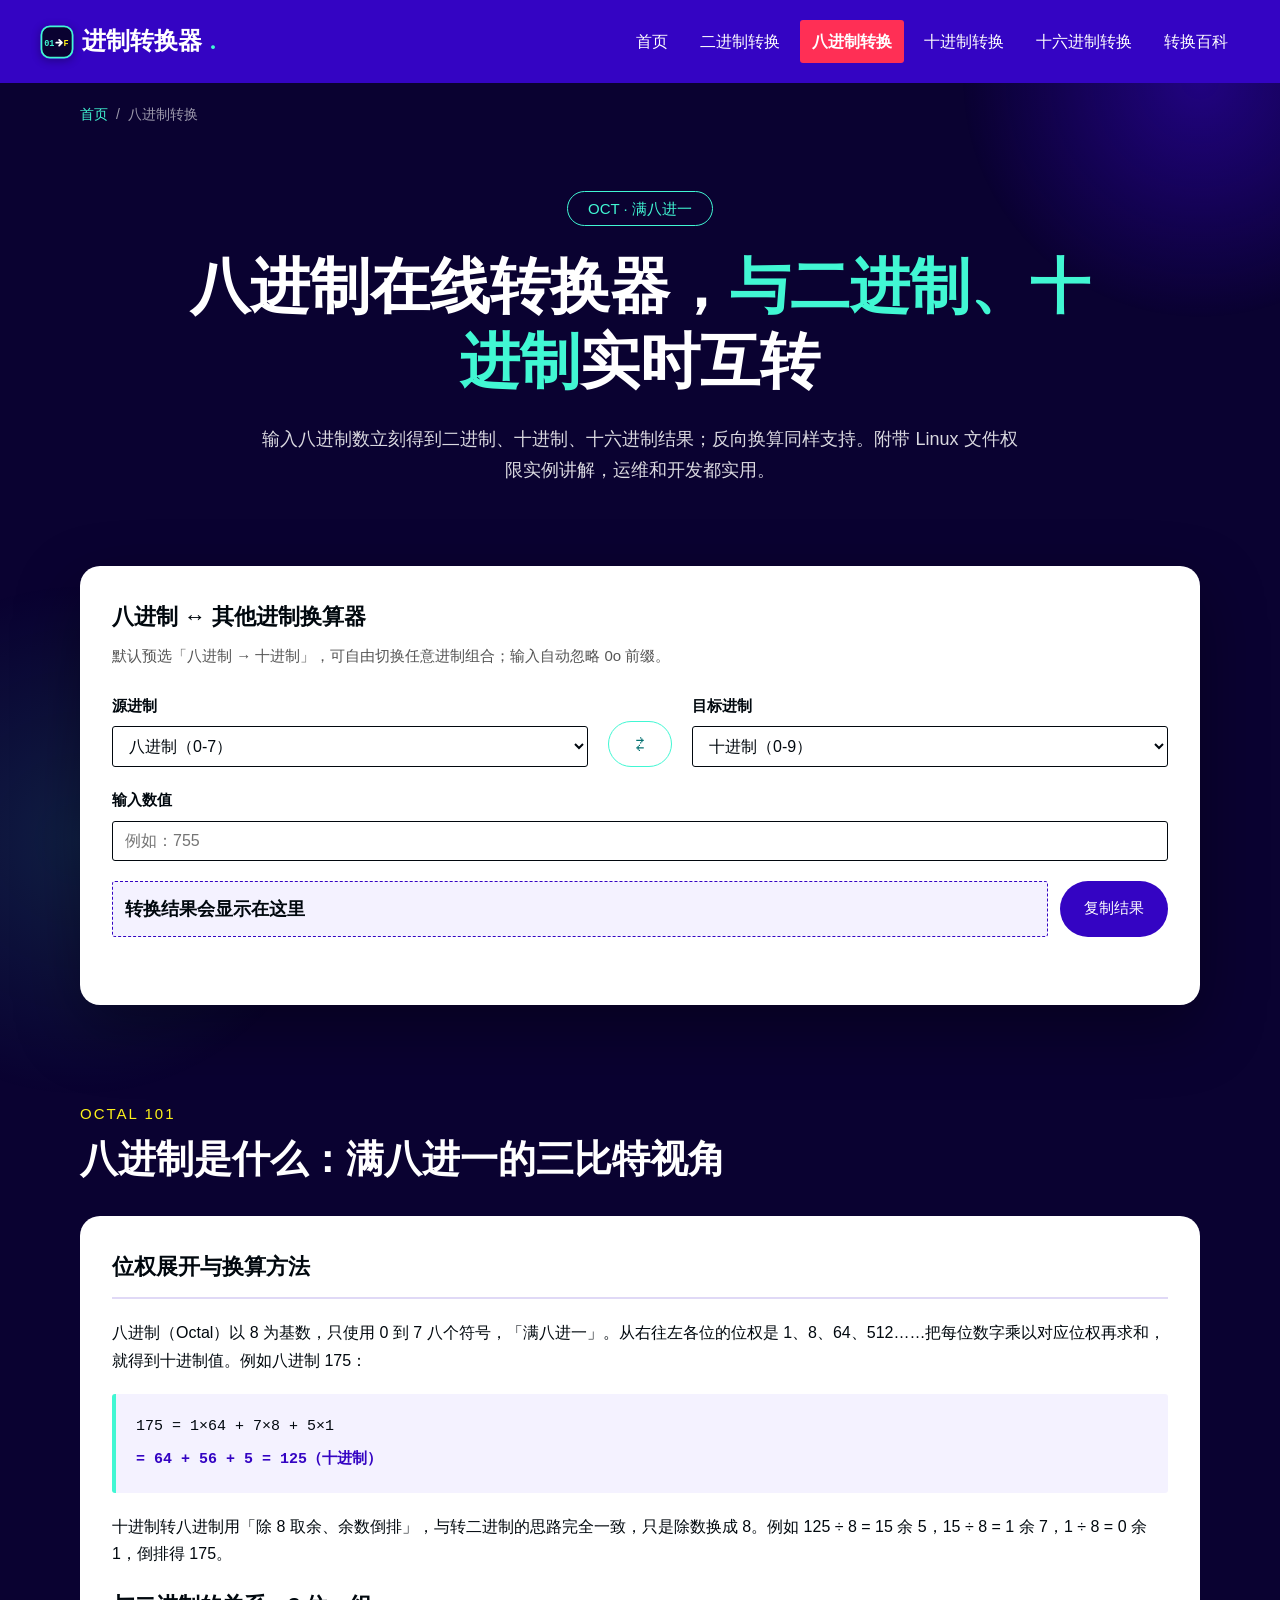
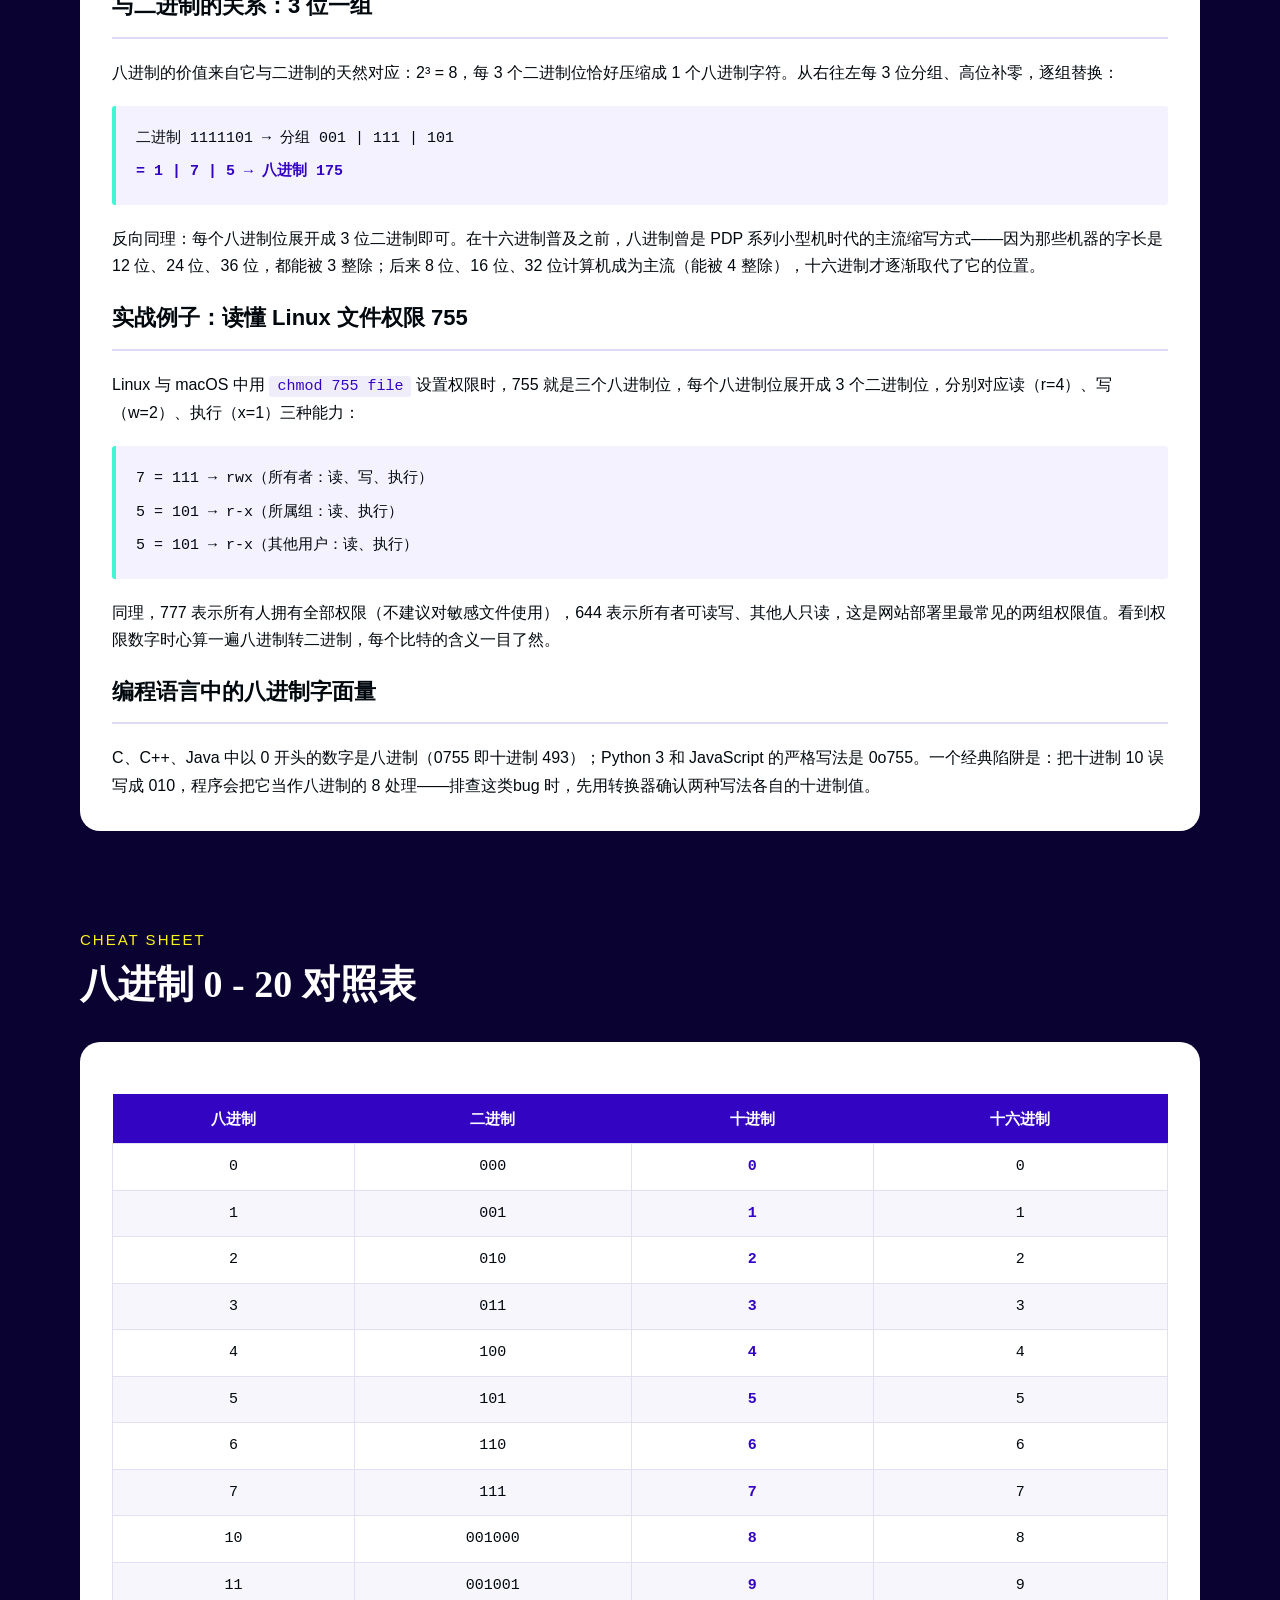
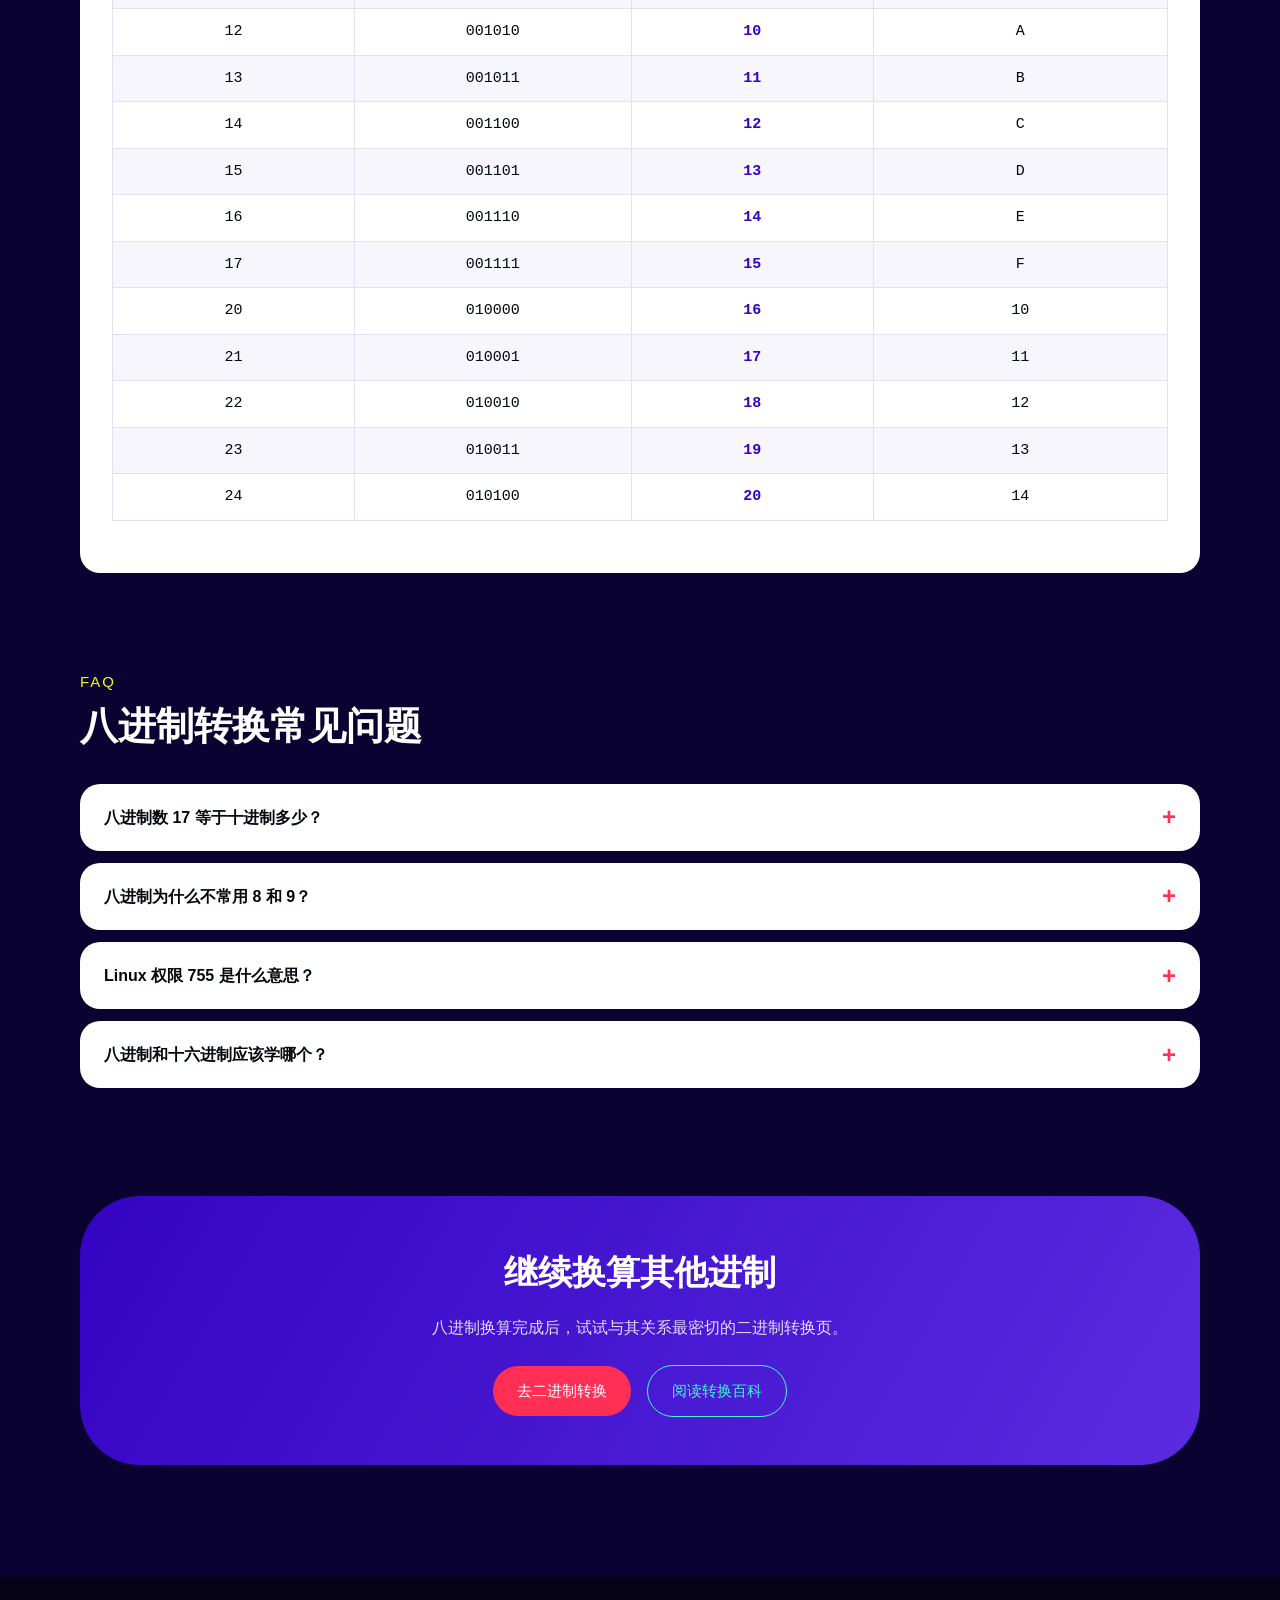
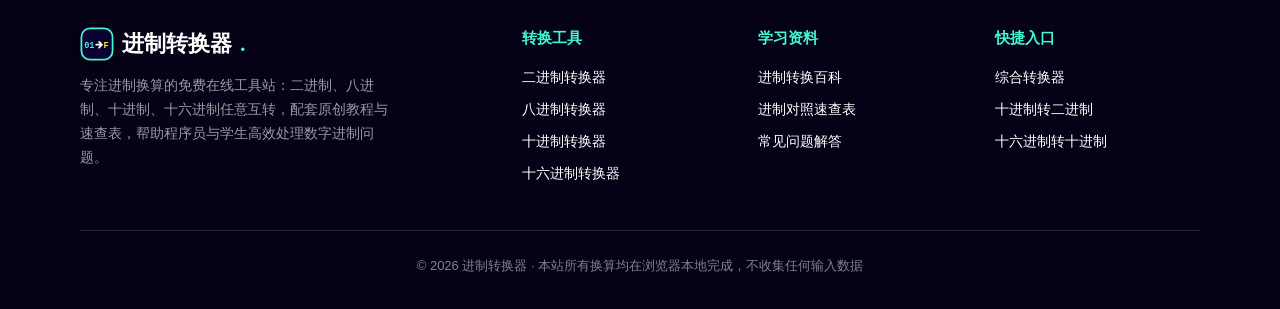
<file: octal.html>
<!DOCTYPE html>
<html lang="zh-CN">
<head>
<meta charset="UTF-8">
<meta name="viewport" content="width=device-width, initial-scale=1.0">
<title>八进制转换器_八进制与二进制、十进制在线互转 - 进制转换器</title>
<meta name="description" content="八进制在线转换工具：八进制转二进制、八进制转十进制一键完成，实时出结果不丢精度。附八进制换算方法、Linux 文件权限 755/777 实例解析与 0-20 对照表。">
<link rel="canonical" href="https://jinzhizhuanhuan.com/octal.html">
<link rel="stylesheet" href="css/style.css">
<link rel="icon" type="image/svg+xml" href="assets/logo.svg">
<script type="application/ld+json">
{
  "@context": "https://schema.org",
  "@type": "FAQPage",
  "mainEntity": [
    {
      "@type": "Question",
      "name": "八进制数 17 等于十进制多少？",
      "acceptedAnswer": { "@type": "Answer", "text": "按位权展开：17 = 1×8 + 7×1 = 15。八进制以 8 为基数，从右往左位权依次是 1、8、64、512。" }
    },
    {
      "@type": "Question",
      "name": "Linux 权限 755 是什么意思？",
      "acceptedAnswer": { "@type": "Answer", "text": "755 是三个八进制位，每位展开成 3 个二进制位：7=111 表示所有者可读可写可执行，5=101 表示所属组和其他用户可读可执行、不可写。" }
    },
    {
      "@type": "Question",
      "name": "八进制现在还有哪些用途？",
      "acceptedAnswer": { "@type": "Answer", "text": "典型场景包括 Linux/Unix 文件权限（chmod 755）、C 语言中以 0 开头的八进制字面量（如 0755），以及部分历史系统中按 3 位一组缩短二进制书写的场合。" }
    }
  ]
}
</script>
<script type="application/ld+json">
{
  "@context": "https://schema.org",
  "@type": "BreadcrumbList",
  "itemListElement": [
    { "@type": "ListItem", "position": 1, "name": "首页", "item": "https://jinzhizhuanhuan.com/" },
    { "@type": "ListItem", "position": 2, "name": "八进制转换", "item": "https://jinzhizhuanhuan.com/octal.html" }
  ]
}
</script>
</head>
<body>
<div class="page">

  <header class="nav-bar">
    <a class="nav-brand" href="index.html"><svg class="brand-logo" width="34" height="34" viewBox="0 0 48 48" aria-hidden="true"><rect x="2" y="2" width="44" height="44" rx="12" fill="#0a0231" stroke="#41f7d3" stroke-width="2.5"/><text x="6" y="29" font-family="Consolas,monospace" font-size="12" font-weight="700" fill="#41f7d3">01</text><path d="M23 25h8m-4-4l4 4-4 4" stroke="#ffffff" stroke-width="2.5" fill="none" stroke-linecap="round" stroke-linejoin="round"/><text x="33" y="29" font-family="Consolas,monospace" font-size="12" font-weight="700" fill="#fcf11a">F</text></svg>进制转换器<span class="dot">.</span></a>
    <nav class="nav-links" aria-label="站内导航">
      <a class="nav-link" href="index.html">首页</a>
      <a class="nav-link" href="binary.html">二进制转换</a>
      <a class="nav-link active" href="octal.html" aria-current="page">八进制转换</a>
      <a class="nav-link" href="decimal.html">十进制转换</a>
      <a class="nav-link" href="hex.html">十六进制转换</a>
      <a class="nav-link" href="guide.html">转换百科</a>
    </nav>
  </header>

  <main class="container">

    <nav class="breadcrumb" aria-label="面包屑">
      <a href="index.html">首页</a><span class="sep">/</span>八进制转换
    </nav>

    <section class="hero">
      <span class="eyebrow">OCT · 满八进一</span>
      <h1>八进制在线转换器，<em>与二进制、十进制</em>实时互转</h1>
      <p class="hero-desc">输入八进制数立刻得到二进制、十进制、十六进制结果；反向换算同样支持。附带 Linux 文件权限实例讲解，运维和开发都实用。</p>
    </section>

    <section class="tool-section" aria-label="八进制转换工具">
      <div class="tool-card" id="octTool" data-convert-tool>
        <h2>八进制 ↔ 其他进制换算器</h2>
        <p class="tool-tip">默认预选「八进制 → 十进制」，可自由切换任意进制组合；输入自动忽略 0o 前缀。</p>
        <div class="convert-row">
          <div class="convert-col">
            <label for="fromBase">源进制</label>
            <select id="fromBase" name="from-base">
              <option value="2">二进制（0-1）</option>
              <option value="8" selected>八进制（0-7）</option>
              <option value="10">十进制（0-9）</option>
              <option value="16">十六进制（0-9 / A-F）</option>
            </select>
          </div>
          <div class="convert-col">
            <button type="button" class="swap-btn" title="交换源进制与目标进制" aria-label="交换进制方向">⇄</button>
          </div>
          <div class="convert-col">
            <label for="toBase">目标进制</label>
            <select id="toBase" name="to-base">
              <option value="2">二进制（0-1）</option>
              <option value="8">八进制（0-7）</option>
              <option value="10" selected>十进制（0-9）</option>
              <option value="16">十六进制（0-9 / A-F）</option>
            </select>
          </div>
        </div>
        <div class="convert-row" style="grid-template-columns: 1fr;">
          <div class="convert-col">
            <label for="octInput">输入数值</label>
            <input id="octInput" name="source" placeholder="例如：755" autocomplete="off" spellcheck="false">
          </div>
        </div>
        <div class="result-box">
          <output name="result" for="octInput" aria-live="polite">转换结果会显示在这里</output>
          <button type="button" class="copy-btn">复制结果</button>
        </div>
        <p class="tool-msg" role="status" aria-live="polite"></p>
      </div>
    </section>

    <section class="section">
      <div class="section-head">
        <span class="kicker">OCTAL 101</span>
        <h2>八进制是什么：满八进一的三比特视角</h2>
      </div>
      <div class="prose-card">
        <h3>位权展开与换算方法</h3>
        <p>八进制（Octal）以 8 为基数，只使用 0 到 7 八个符号，「满八进一」。从右往左各位的位权是 1、8、64、512……把每位数字乘以对应位权再求和，就得到十进制值。例如八进制 175：</p>
        <div class="demo-steps">
          <p>175 = 1×64 + 7×8 + 5×1</p>
          <p class="final">= 64 + 56 + 5 = 125（十进制）</p>
        </div>
        <p>十进制转八进制用「除 8 取余、余数倒排」，与转二进制的思路完全一致，只是除数换成 8。例如 125 ÷ 8 = 15 余 5，15 ÷ 8 = 1 余 7，1 ÷ 8 = 0 余 1，倒排得 175。</p>
        <h3>与二进制的关系：3 位一组</h3>
        <p>八进制的价值来自它与二进制的天然对应：2³ = 8，每 3 个二进制位恰好压缩成 1 个八进制字符。从右往左每 3 位分组、高位补零，逐组替换：</p>
        <div class="demo-steps">
          <p>二进制 1111101 → 分组 001 | 111 | 101</p>
          <p class="final">= 1 | 7 | 5 → 八进制 175</p>
        </div>
        <p>反向同理：每个八进制位展开成 3 位二进制即可。在十六进制普及之前，八进制曾是 PDP 系列小型机时代的主流缩写方式——因为那些机器的字长是 12 位、24 位、36 位，都能被 3 整除；后来 8 位、16 位、32 位计算机成为主流（能被 4 整除），十六进制才逐渐取代了它的位置。</p>
        <h3>实战例子：读懂 Linux 文件权限 755</h3>
        <p>Linux 与 macOS 中用 <code>chmod 755 file</code> 设置权限时，755 就是三个八进制位，每个八进制位展开成 3 个二进制位，分别对应读（r=4）、写（w=2）、执行（x=1）三种能力：</p>
        <div class="demo-steps">
          <p>7 = 111 → rwx（所有者：读、写、执行）</p>
          <p>5 = 101 → r-x（所属组：读、执行）</p>
          <p>5 = 101 → r-x（其他用户：读、执行）</p>
        </div>
        <p>同理，777 表示所有人拥有全部权限（不建议对敏感文件使用），644 表示所有者可读写、其他人只读，这是网站部署里最常见的两组权限值。看到权限数字时心算一遍八进制转二进制，每个比特的含义一目了然。</p>
        <h3>编程语言中的八进制字面量</h3>
        <p>C、C++、Java 中以 0 开头的数字是八进制（0755 即十进制 493）；Python 3 和 JavaScript 的严格写法是 0o755。一个经典陷阱是：把十进制 10 误写成 010，程序会把它当作八进制的 8 处理——排查这类bug 时，先用转换器确认两种写法各自的十进制值。</p>
      </div>
    </section>

    <section class="section">
      <div class="section-head">
        <span class="kicker">CHEAT SHEET</span>
        <h2>八进制 0 - 20 对照表</h2>
      </div>
      <div class="prose-card">
        <div class="table-wrap">
          <table class="base-table">
            <thead>
              <tr><th>八进制</th><th>二进制</th><th>十进制</th><th>十六进制</th></tr>
            </thead>
            <tbody>
              <tr><td>0</td><td>000</td><td class="dec">0</td><td>0</td></tr>
              <tr><td>1</td><td>001</td><td class="dec">1</td><td>1</td></tr>
              <tr><td>2</td><td>010</td><td class="dec">2</td><td>2</td></tr>
              <tr><td>3</td><td>011</td><td class="dec">3</td><td>3</td></tr>
              <tr><td>4</td><td>100</td><td class="dec">4</td><td>4</td></tr>
              <tr><td>5</td><td>101</td><td class="dec">5</td><td>5</td></tr>
              <tr><td>6</td><td>110</td><td class="dec">6</td><td>6</td></tr>
              <tr><td>7</td><td>111</td><td class="dec">7</td><td>7</td></tr>
              <tr><td>10</td><td>001000</td><td class="dec">8</td><td>8</td></tr>
              <tr><td>11</td><td>001001</td><td class="dec">9</td><td>9</td></tr>
              <tr><td>12</td><td>001010</td><td class="dec">10</td><td>A</td></tr>
              <tr><td>13</td><td>001011</td><td class="dec">11</td><td>B</td></tr>
              <tr><td>14</td><td>001100</td><td class="dec">12</td><td>C</td></tr>
              <tr><td>15</td><td>001101</td><td class="dec">13</td><td>D</td></tr>
              <tr><td>16</td><td>001110</td><td class="dec">14</td><td>E</td></tr>
              <tr><td>17</td><td>001111</td><td class="dec">15</td><td>F</td></tr>
              <tr><td>20</td><td>010000</td><td class="dec">16</td><td>10</td></tr>
              <tr><td>21</td><td>010001</td><td class="dec">17</td><td>11</td></tr>
              <tr><td>22</td><td>010010</td><td class="dec">18</td><td>12</td></tr>
              <tr><td>23</td><td>010011</td><td class="dec">19</td><td>13</td></tr>
              <tr><td>24</td><td>010100</td><td class="dec">20</td><td>14</td></tr>
            </tbody>
          </table>
        </div>
      </div>
    </section>

    <section class="section" id="faq">
      <div class="section-head">
        <span class="kicker">FAQ</span>
        <h2>八进制转换常见问题</h2>
      </div>
      <details class="faq-item">
        <summary>八进制数 17 等于十进制多少？</summary>
        <p class="faq-a">17 = 1×8 + 7 = 15。注意八进制里不出现数字 8 和 9，「满八进一」意味着 10 就已经是十进制的 8 了。</p>
      </details>
      <details class="faq-item">
        <summary>八进制为什么不常用 8 和 9？</summary>
        <p class="faq-a">八进制的基数是 8，只需要 0-7 共八个不同符号。数字 8 和 9 不在其符号表内，出现即非法——比如 0o18 不是合法八进制数，转换器会直接提示错误。</p>
      </details>
      <details class="faq-item">
        <summary>Linux 权限 755 是什么意思？</summary>
        <p class="faq-a">755 是三个八进制位，按 rwx（读=4、写=2、执行=1）展开：7 = 4+2+1 即所有者可读写执行，5 = 4+1 即所属组和其他用户可读、可执行但不可写。这是让脚本可以运行、同时避免他人篡改的常用权限。</p>
      </details>
      <details class="faq-item">
        <summary>八进制和十六进制应该学哪个？</summary>
        <p class="faq-a">以十六进制为主、八进制为辅。现代计算机字长是 8 的倍数，与 4 位一组的十六进制天然契合，内存地址、颜色码、哈希值全是十六进制；八进制主要保留在文件权限（chmod）、少量 C 语言遗留代码和嵌入式场景中，理解「3 位一组」的思想即可。</p>
      </details>
    </section>

    <section class="section">
      <div class="cta-band">
        <h2>继续换算其他进制</h2>
        <p>八进制换算完成后，试试与其关系最密切的二进制转换页。</p>
        <a class="button--primary" href="binary.html">去二进制转换</a>
        <a class="button--ghost" href="guide.html" style="margin-left:12px;">阅读转换百科</a>
      </div>
    </section>

  </main>

  <footer class="site-footer">
    <div class="container">
      <div class="footer-grid">
        <div class="footer-brand">
          <a class="nav-brand" href="index.html"><svg class="brand-logo" width="34" height="34" viewBox="0 0 48 48" aria-hidden="true"><rect x="2" y="2" width="44" height="44" rx="12" fill="#0a0231" stroke="#41f7d3" stroke-width="2.5"/><text x="6" y="29" font-family="Consolas,monospace" font-size="12" font-weight="700" fill="#41f7d3">01</text><path d="M23 25h8m-4-4l4 4-4 4" stroke="#ffffff" stroke-width="2.5" fill="none" stroke-linecap="round" stroke-linejoin="round"/><text x="33" y="29" font-family="Consolas,monospace" font-size="12" font-weight="700" fill="#fcf11a">F</text></svg>进制转换器<span class="dot">.</span></a>
          <p>专注进制换算的免费在线工具站：二进制、八进制、十进制、十六进制任意互转，配套原创教程与速查表，帮助程序员与学生高效处理数字进制问题。</p>
        </div>
        <div class="footer-col">
          <h4>转换工具</h4>
          <a href="binary.html">二进制转换器</a>
          <a href="octal.html">八进制转换器</a>
          <a href="decimal.html">十进制转换器</a>
          <a href="hex.html">十六进制转换器</a>
        </div>
        <div class="footer-col">
          <h4>学习资料</h4>
          <a href="guide.html">进制转换百科</a>
          <a href="index.html#table">进制对照速查表</a>
          <a href="index.html#faq">常见问题解答</a>
        </div>
        <div class="footer-col">
          <h4>快捷入口</h4>
          <a href="index.html#syncConverter">综合转换器</a>
          <a href="decimal.html">十进制转二进制</a>
          <a href="hex.html">十六进制转十进制</a>
        </div>
      </div>
      <div class="footer-bottom">© 2026 进制转换器 · 本站所有换算均在浏览器本地完成，不收集任何输入数据</div>
    </div>
  </footer>

</div>
<script src="js/converter.js"></script>
<script src="js/baidu-analytics.js"></script>
</body>
</html>
</file>
<file: css/style.css>
/* =====================================================
   进制转换网 - 全站样式（基于 Linea Creative 设计系统）
   ===================================================== */

:root {
  /* 颜色 */
  --color-primary: #3404c3;
  --color-bg-dark: #0a0231;
  --color-bg-light: #ffffff;
  --color-aqua: #41f7d3;
  --color-yellow: #fcf11a;
  --color-red: #ff2f55;
  --color-teal: #057070;
  --color-text-light: #ffffff;
  --color-text-dark: #01080e;
  --color-footer-hover: #1e0278;
  --color-error: #eb0a3b;

  /* 圆角 */
  --radius-sm: 3px;
  --radius-md: 20px;
  --radius-lg: 30px;
  --radius-xl: 60px;

  /* 间距刻度：4/8/12/20/24/32/40/48/64 */
  --sp-1: 4px;
  --sp-2: 8px;
  --sp-3: 12px;
  --sp-5: 20px;
  --sp-6: 24px;
  --sp-8: 32px;
  --sp-10: 40px;
  --sp-12: 48px;
  --sp-16: 64px;

  /* 字体 */
  --font-display: "DM Serif Display", "Noto Serif SC", "Songti SC", "STSong", "SimSun", serif;
  --font-body: "Work Sans", -apple-system, BlinkMacSystemFont, "PingFang SC", "Hiragino Sans GB", "Microsoft YaHei", "Segoe UI", sans-serif;

  /* 动效 */
  --motion: 250ms ease;

  /* 布局 */
  --content-width: 1200px;
}

* { margin: 0; padding: 0; box-sizing: border-box; }

html { scroll-behavior: smooth; }

body {
  font-family: var(--font-body);
  font-size: 16px;
  font-weight: 400;
  line-height: 1.7;
  color: var(--color-text-light);
  background-color: var(--color-bg-dark);
}

/* 背景流动光斑装饰 */
body::before {
  content: "";
  position: fixed;
  top: -160px;
  right: -160px;
  width: 480px;
  height: 480px;
  border-radius: 50%;
  background: radial-gradient(circle, rgba(52, 4, 195, 0.55) 0%, rgba(52, 4, 195, 0) 70%);
  pointer-events: none;
  z-index: 0;
}
body::after {
  content: "";
  position: fixed;
  bottom: -200px;
  left: -180px;
  width: 520px;
  height: 520px;
  border-radius: 50%;
  background: radial-gradient(circle, rgba(65, 247, 211, 0.12) 0%, rgba(65, 247, 211, 0) 70%);
  pointer-events: none;
  z-index: 0;
}

.page {
  position: relative;
  z-index: 1;
}

a { color: var(--color-aqua); transition: color var(--motion); }
a:hover { color: var(--color-red); }

img { max-width: 100%; display: block; }

.container {
  max-width: var(--content-width);
  margin: 0 auto;
  padding: 0 var(--sp-10);
}

/* ============ 顶部导航 ============ */
.nav-bar {
  background-color: var(--color-primary);
  padding: var(--sp-5) var(--sp-10);
  display: flex;
  justify-content: space-between;
  align-items: center;
  position: sticky;
  top: 0;
  width: 100%;
  z-index: 100;
  flex-wrap: wrap;
  gap: var(--sp-3);
}

.nav-brand {
  color: var(--color-text-light);
  font-family: var(--font-display);
  font-size: 24px;
  font-weight: 600;
  text-decoration: none;
  display: flex;
  align-items: center;
  gap: var(--sp-2);
}
.nav-brand .brand-logo { flex-shrink: 0; border-radius: 9px; box-shadow: 0 2px 8px rgba(0, 0, 0, 0.3); }
.nav-brand .dot { color: var(--color-aqua); }
.nav-brand:hover { color: var(--color-text-light); }

.nav-links {
  display: flex;
  align-items: center;
  gap: var(--sp-2);
  flex-wrap: wrap;
}

.nav-link {
  color: var(--color-text-light);
  font-size: 16px;
  text-decoration: none;
  padding: var(--sp-2) var(--sp-3);
  border-radius: var(--radius-sm);
  transition: background-color var(--motion), color var(--motion);
}
.nav-link:hover { background-color: var(--color-red); color: var(--color-text-light); }
.nav-link.active,
.nav-link[aria-current="page"] {
  background-color: var(--color-red);
  color: var(--color-text-light);
  font-weight: 600;
}

/* ============ Hero 区 ============ */
.hero {
  padding: var(--sp-16) 0 var(--sp-12);
  text-align: center;
}

.hero .eyebrow {
  display: inline-block;
  color: var(--color-aqua);
  border: 1px solid var(--color-aqua);
  border-radius: var(--radius-lg);
  padding: var(--sp-1) var(--sp-5);
  font-size: 15px;
  margin-bottom: var(--sp-6);
}

.hero h1 {
  font-family: var(--font-display);
  font-size: clamp(34px, 5vw, 60px);
  font-weight: 600;
  line-height: 1.25;
  max-width: 900px;
  margin: 0 auto var(--sp-6);
}
.hero h1 em {
  font-style: normal;
  color: var(--color-aqua);
}

.hero .hero-desc {
  max-width: 760px;
  margin: 0 auto;
  font-size: 18px;
  color: rgba(255, 255, 255, 0.85);
}

/* ============ 工具卡片 ============ */
.tool-section { padding: var(--sp-8) 0 var(--sp-12); }

.tool-card {
  background-color: var(--color-bg-light);
  color: var(--color-text-dark);
  border-radius: var(--radius-md);
  padding: var(--sp-8);
  box-shadow: 0 24px 64px rgba(0, 0, 0, 0.35);
}

.tool-card h2 {
  font-size: 22px;
  font-weight: 600;
  margin-bottom: var(--sp-2);
}
.tool-card .tool-tip {
  font-size: 15px;
  color: #555;
  margin-bottom: var(--sp-6);
}

/* 四字段同步转换器 */
.sync-grid {
  display: grid;
  grid-template-columns: repeat(2, 1fr);
  gap: var(--sp-5);
}
.sync-field label {
  display: block;
  font-weight: 600;
  font-size: 15px;
  margin-bottom: var(--sp-2);
}
.sync-field label .tag {
  display: inline-block;
  font-weight: 400;
  font-size: 13px;
  color: var(--color-teal);
  background: rgba(5, 112, 112, 0.08);
  border-radius: var(--radius-lg);
  padding: 0 var(--sp-3);
  margin-left: var(--sp-2);
}
.sync-field input {
  width: 100%;
  background-color: var(--color-bg-light);
  color: var(--color-text-dark);
  font-family: var(--font-body);
  font-size: 18px;
  padding: 12px;
  border: 1px solid var(--color-text-dark);
  border-radius: var(--radius-sm);
  transition: border-color var(--motion), box-shadow var(--motion);
}
.sync-field input:focus {
  border-color: var(--color-red);
  outline: 2px solid var(--color-red);
  outline-offset: 3px;
  box-shadow: 0 0 0 3px rgba(255, 47, 85, 0.2);
}
.sync-field input.invalid {
  border-color: var(--color-error);
}

/* 指定进制互转转换器 */
.convert-row {
  display: grid;
  grid-template-columns: 1fr 64px 1fr;
  gap: var(--sp-5);
  align-items: end;
  margin-bottom: var(--sp-5);
}
.convert-col label {
  display: block;
  font-weight: 600;
  font-size: 15px;
  margin-bottom: var(--sp-2);
}
.convert-col select,
.convert-col input {
  width: 100%;
  font-family: var(--font-body);
  font-size: 16px;
  padding: 10px 12px;
  border: 1px solid var(--color-text-dark);
  border-radius: var(--radius-sm);
  background-color: var(--color-bg-light);
  color: var(--color-text-dark);
}
.convert-col select:focus,
.convert-col input:focus {
  border-color: var(--color-red);
  outline: 2px solid var(--color-red);
  outline-offset: 3px;
}
.swap-btn {
  height: 46px;
  width: 100%;
  border: 1px solid var(--color-aqua);
  background: transparent;
  color: var(--color-teal);
  font-size: 20px;
  border-radius: var(--radius-lg);
  cursor: pointer;
  transition: background-color var(--motion), color var(--motion);
}
.swap-btn:hover { background: var(--color-aqua); color: var(--color-text-dark); }

/* 进制 tab 选择器（首页专用） */
.base-tabs {
  display: flex;
  flex-wrap: wrap;
  gap: var(--sp-2);
}
.base-tabs button {
  border: 1px solid #ccc;
  background-color: #fff;
  color: var(--color-text-dark);
  font-family: var(--font-body);
  font-size: 15px;
  padding: 8px 18px;
  border-radius: var(--radius-lg);
  cursor: pointer;
  transition: background-color var(--motion), border-color var(--motion), color var(--motion);
}
.base-tabs button:hover {
  border-color: var(--color-red);
  color: var(--color-red);
}
.base-tabs button.active {
  background-color: var(--color-red);
  border-color: var(--color-red);
  color: var(--color-text-light);
  font-weight: 600;
}
.base-tabs button:focus-visible {
  outline: 2px solid var(--color-red);
  outline-offset: 3px;
}

.result-box {
  display: flex;
  gap: var(--sp-3);
  align-items: stretch;
}
.result-box output {
  flex: 1;
  display: block;
  background: #f4f2ff;
  border: 1px dashed var(--color-primary);
  border-radius: var(--radius-sm);
  padding: 12px;
  font-size: 18px;
  font-weight: 600;
  word-break: break-all;
  min-height: 50px;
}
.copy-btn {
  border: none;
  background-color: var(--color-primary);
  color: var(--color-text-light);
  font-size: 15px;
  padding: 12px var(--sp-6);
  border-radius: var(--radius-lg);
  cursor: pointer;
  transition: background-color var(--motion);
  white-space: nowrap;
}
.copy-btn:hover { background-color: var(--color-red); }

.tool-msg {
  margin-top: var(--sp-3);
  font-size: 15px;
  min-height: 24px;
}
.tool-msg.error { color: var(--color-error); }
.tool-msg.ok { color: var(--color-teal); }

/* 速填示例 */
.quick-examples {
  margin-top: var(--sp-5);
  font-size: 14px;
  color: #555;
}
.quick-examples button {
  border: 1px solid #ccc;
  background: #fff;
  border-radius: var(--radius-lg);
  padding: 4px 14px;
  margin: var(--sp-1) var(--sp-1) 0 0;
  font-size: 14px;
  cursor: pointer;
  transition: all var(--motion);
}
.quick-examples button:hover {
  border-color: var(--color-red);
  color: var(--color-red);
}

/* ============ 通用版块 ============ */
.section { padding: var(--sp-12) 0; }

.section-head { margin-bottom: var(--sp-8); }
.section-head .kicker {
  color: var(--color-yellow);
  font-size: 15px;
  letter-spacing: 2px;
  margin-bottom: var(--sp-2);
  display: block;
}
.section-head h2 {
  font-family: var(--font-display);
  font-size: clamp(26px, 3.4vw, 38px);
  font-weight: 600;
  line-height: 1.3;
}
.section-head p {
  color: rgba(255, 255, 255, 0.8);
  max-width: 720px;
  margin-top: var(--sp-3);
}

/* 白色内容长文卡片 */
.prose-card {
  background-color: var(--color-bg-light);
  color: var(--color-text-dark);
  border-radius: var(--radius-md);
  padding: var(--sp-8);
}
.prose-card + .prose-card { margin-top: var(--sp-6); }
.prose-card h3 {
  font-size: 22px;
  font-weight: 600;
  margin-bottom: var(--sp-5);
  padding-bottom: var(--sp-3);
  border-bottom: 2px solid rgba(52, 4, 195, 0.15);
}
.prose-card h4 {
  font-size: 18px;
  font-weight: 600;
  margin: var(--sp-6) 0 var(--sp-3);
  color: var(--color-primary);
}
.prose-card p { margin-bottom: var(--sp-5); }
.prose-card p:last-child { margin-bottom: 0; }
.prose-card ul, .prose-card ol { padding-left: 24px; margin-bottom: var(--sp-5); }
.prose-card li { margin-bottom: var(--sp-2); }
.prose-card a { color: var(--color-teal); text-decoration: underline; }
.prose-card a:hover { color: var(--color-red); text-decoration: none; }
.prose-card strong { color: var(--color-primary); }
.prose-card code {
  font-family: "SFMono-Regular", Consolas, "Liberation Mono", Menlo, monospace;
  background: rgba(52, 4, 195, 0.07);
  color: var(--color-primary);
  padding: 2px 8px;
  border-radius: var(--radius-sm);
  font-size: 15px;
}

/* 示例演示块 */
.demo-steps {
  background: #f4f2ff;
  border-left: 4px solid var(--color-aqua);
  border-radius: var(--radius-sm);
  padding: var(--sp-5);
  margin: var(--sp-5) 0;
}
.demo-steps p { margin-bottom: var(--sp-2); font-family: Consolas, Menlo, monospace; font-size: 15px; }
.demo-steps p:last-child { margin-bottom: 0; }
.demo-steps .final { color: var(--color-primary); font-weight: 700; }

/* ============ 表格 ============ */
.table-wrap { overflow-x: auto; margin: var(--sp-5) 0; }
table.base-table {
  width: 100%;
  border-collapse: collapse;
  font-size: 15px;
}
table.base-table th {
  background: var(--color-primary);
  color: var(--color-text-light);
  font-weight: 600;
  text-align: center;
  padding: 12px;
}
table.base-table td {
  border: 1px solid #e3e0f5;
  text-align: center;
  padding: 10px 12px;
  font-family: Consolas, Menlo, monospace;
}
table.base-table tr:nth-child(even) td { background: #f7f6fd; }
table.base-table td.dec { font-weight: 700; color: var(--color-primary); }

/* ============ 卡片网格 ============ */
.grid-3 {
  display: grid;
  grid-template-columns: repeat(3, 1fr);
  gap: var(--sp-6);
}
.grid-2 {
  display: grid;
  grid-template-columns: repeat(2, 1fr);
  gap: var(--sp-6);
}

.tool-card-link {
  display: block;
  background-color: var(--color-bg-light);
  color: var(--color-text-dark);
  text-decoration: none;
  border-radius: var(--radius-md);
  padding: var(--sp-6);
  transition: box-shadow var(--motion), transform var(--motion);
}
.tool-card-link:hover {
  box-shadow: 0 4px 8px rgba(0, 0, 0, 0.1), 0 16px 40px rgba(0, 0, 0, 0.25);
  transform: translateY(-2px);
  color: var(--color-text-dark);
}
.tool-card-link .badge {
  display: inline-block;
  font-family: Consolas, monospace;
  font-size: 14px;
  font-weight: 700;
  color: var(--color-text-dark);
  padding: 2px 12px;
  border-radius: var(--radius-lg);
  margin-bottom: var(--sp-3);
}
.tool-card-link .badge.b2 { background: var(--color-aqua); }
.tool-card-link .badge.b8 { background: var(--color-yellow); }
.tool-card-link .badge.b10 { background: #ffd6de; }
.tool-card-link .badge.b16 { background: #c9c2ff; }
.tool-card-link h3 {
  font-size: 20px;
  font-weight: 600;
  margin-bottom: var(--sp-2);
}
.tool-card-link p { font-size: 15px; color: #555; }
.tool-card-link .go {
  display: inline-block;
  margin-top: var(--sp-3);
  color: var(--color-teal);
  font-weight: 600;
  font-size: 15px;
}
.tool-card-link:hover .go { color: var(--color-red); }

/* 特色模块 */
.feature-card {
  background: rgba(255, 255, 255, 0.06);
  border: 1px solid rgba(65, 247, 211, 0.25);
  border-radius: var(--radius-md);
  padding: var(--sp-6);
}
.feature-card h3 {
  font-size: 20px;
  font-weight: 600;
  margin-bottom: var(--sp-3);
  color: var(--color-aqua);
}
.feature-card p {
  font-size: 15px;
  color: rgba(255, 255, 255, 0.82);
}

/* FAQ 折叠 */
.faq-item {
  background-color: var(--color-bg-light);
  color: var(--color-text-dark);
  border-radius: var(--radius-md);
  margin-bottom: var(--sp-3);
  overflow: hidden;
}
.faq-item summary {
  cursor: pointer;
  padding: var(--sp-5) var(--sp-6);
  font-weight: 600;
  font-size: 16px;
  list-style: none;
  position: relative;
  padding-right: 48px;
}
.faq-item summary::-webkit-details-marker { display: none; }
.faq-item summary::after {
  content: "+";
  position: absolute;
  right: 24px;
  top: 50%;
  transform: translateY(-50%);
  font-size: 24px;
  color: var(--color-red);
  transition: transform var(--motion);
}
.faq-item[open] summary::after { transform: translateY(-50%) rotate(45deg); }
.faq-item .faq-a {
  padding: 0 var(--sp-6) var(--sp-5);
  color: #444;
  font-size: 15px;
}

/* CTA 条 */
.cta-band {
  background: linear-gradient(120deg, var(--color-primary), #5a2be0);
  border-radius: var(--radius-xl);
  padding: var(--sp-12) var(--sp-10);
  text-align: center;
}
.cta-band h2 {
  font-family: var(--font-display);
  font-size: clamp(24px, 3vw, 34px);
  margin-bottom: var(--sp-3);
}
.cta-band p { color: rgba(255, 255, 255, 0.85); margin-bottom: var(--sp-6); }

/* 按钮 */
.button--primary {
  display: inline-block;
  background-color: var(--color-red);
  color: var(--color-text-light);
  font-size: 15px;
  padding: 12px var(--sp-6);
  border: none;
  border-radius: var(--radius-lg);
  cursor: pointer;
  text-decoration: none;
  transition: background-color var(--motion);
}
.button--primary:hover { background-color: var(--color-primary); color: var(--color-text-light); }
.button--ghost {
  display: inline-block;
  background: transparent;
  color: var(--color-aqua);
  font-size: 15px;
  padding: 12px var(--sp-6);
  border: 1px solid var(--color-aqua);
  border-radius: var(--radius-lg);
  cursor: pointer;
  text-decoration: none;
  transition: background-color var(--motion), color var(--motion);
}
.button--ghost:hover { background-color: var(--color-aqua); color: var(--color-text-dark); }

/* ============ 面包屑 ============ */
.breadcrumb {
  padding: var(--sp-5) 0 0;
  font-size: 14px;
  color: rgba(255, 255, 255, 0.6);
}
.breadcrumb a { color: var(--color-aqua); text-decoration: none; }
.breadcrumb a:hover { color: var(--color-red); }
.breadcrumb .sep { margin: 0 var(--sp-2); }

/* ============ 页脚 ============ */
.site-footer {
  margin-top: var(--sp-16);
  background: #050116;
  padding: var(--sp-12) 0 var(--sp-8);
}
.footer-grid {
  display: grid;
  grid-template-columns: 2fr 1fr 1fr 1fr;
  gap: var(--sp-8);
  margin-bottom: var(--sp-10);
}
.footer-brand .nav-brand { font-size: 22px; }
.footer-brand p {
  margin-top: var(--sp-3);
  font-size: 14px;
  color: rgba(255, 255, 255, 0.6);
  max-width: 320px;
}
.footer-col h4 {
  font-size: 15px;
  font-weight: 600;
  color: var(--color-aqua);
  margin-bottom: var(--sp-3);
}
.footer-col a {
  display: block;
  color: var(--color-text-light);
  text-decoration: none;
  font-size: 14px;
  padding: var(--sp-1) 0;
  transition: color var(--motion);
}
.footer-col a:hover { color: var(--color-aqua); text-decoration: underline; }
.footer-bottom {
  border-top: 1px solid rgba(255, 255, 255, 0.12);
  padding-top: var(--sp-6);
  text-align: center;
  font-size: 13px;
  color: rgba(255, 255, 255, 0.5);
}

/* ============ 响应式 ============ */
@media (max-width: 1024px) {
  .grid-3 { grid-template-columns: repeat(2, 1fr); }
  .footer-grid { grid-template-columns: repeat(2, 1fr); }
}

@media (max-width: 768px) {
  .container { padding: 0 var(--sp-5); }
  .nav-bar { padding: var(--sp-3) var(--sp-5); justify-content: center; }
  .hero { padding: var(--sp-10) 0 var(--sp-8); }
  .sync-grid { grid-template-columns: 1fr; }
  .convert-row { grid-template-columns: 1fr; }
  .swap-btn {
    width: 64px;
    height: 44px;
    margin: 0 auto;
    display: block;
    transform: none;
  }
  .result-box { flex-direction: column; }
  .grid-2, .grid-3 { grid-template-columns: 1fr; }
  .tool-card, .prose-card { padding: var(--sp-5); }
  .cta-band { padding: var(--sp-8) var(--sp-5); border-radius: var(--radius-lg); }
  .footer-grid { grid-template-columns: 1fr; gap: var(--sp-6); }
  .section { padding: var(--sp-10) 0; }
}
</file>
